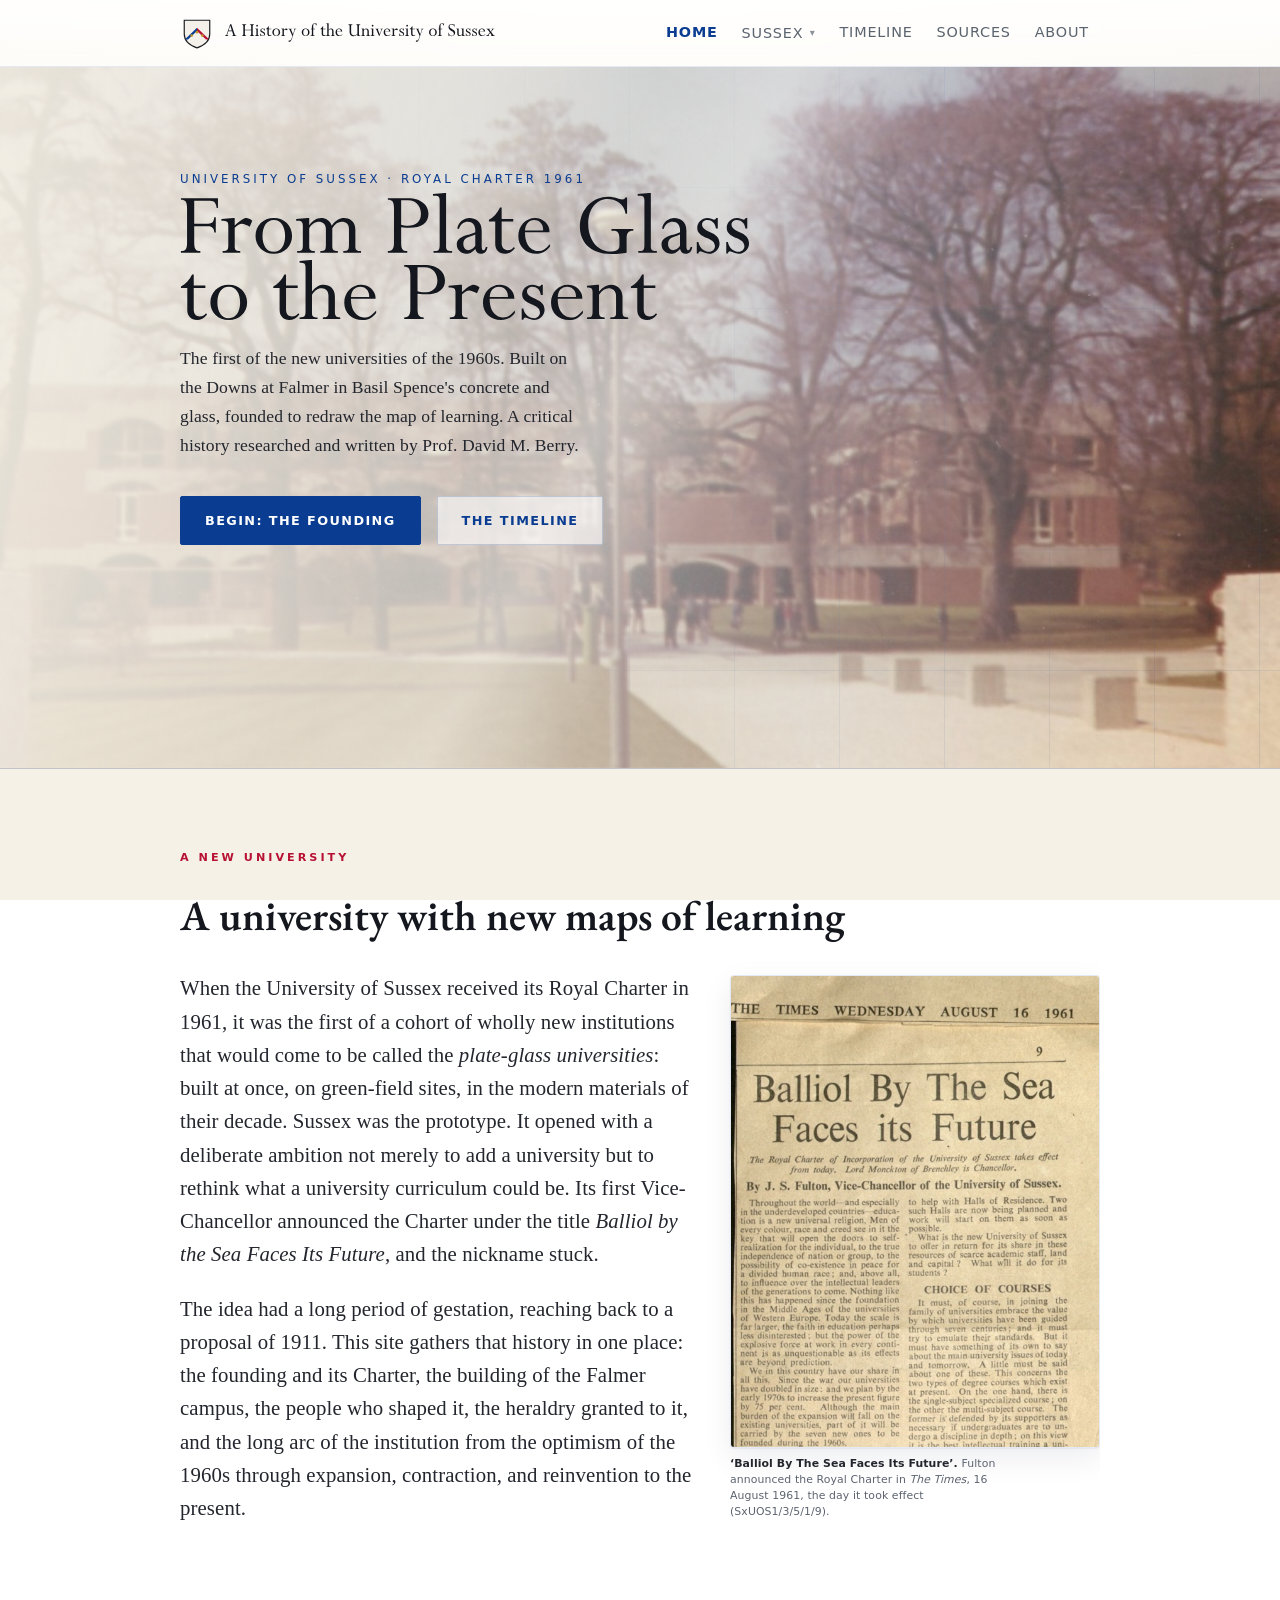
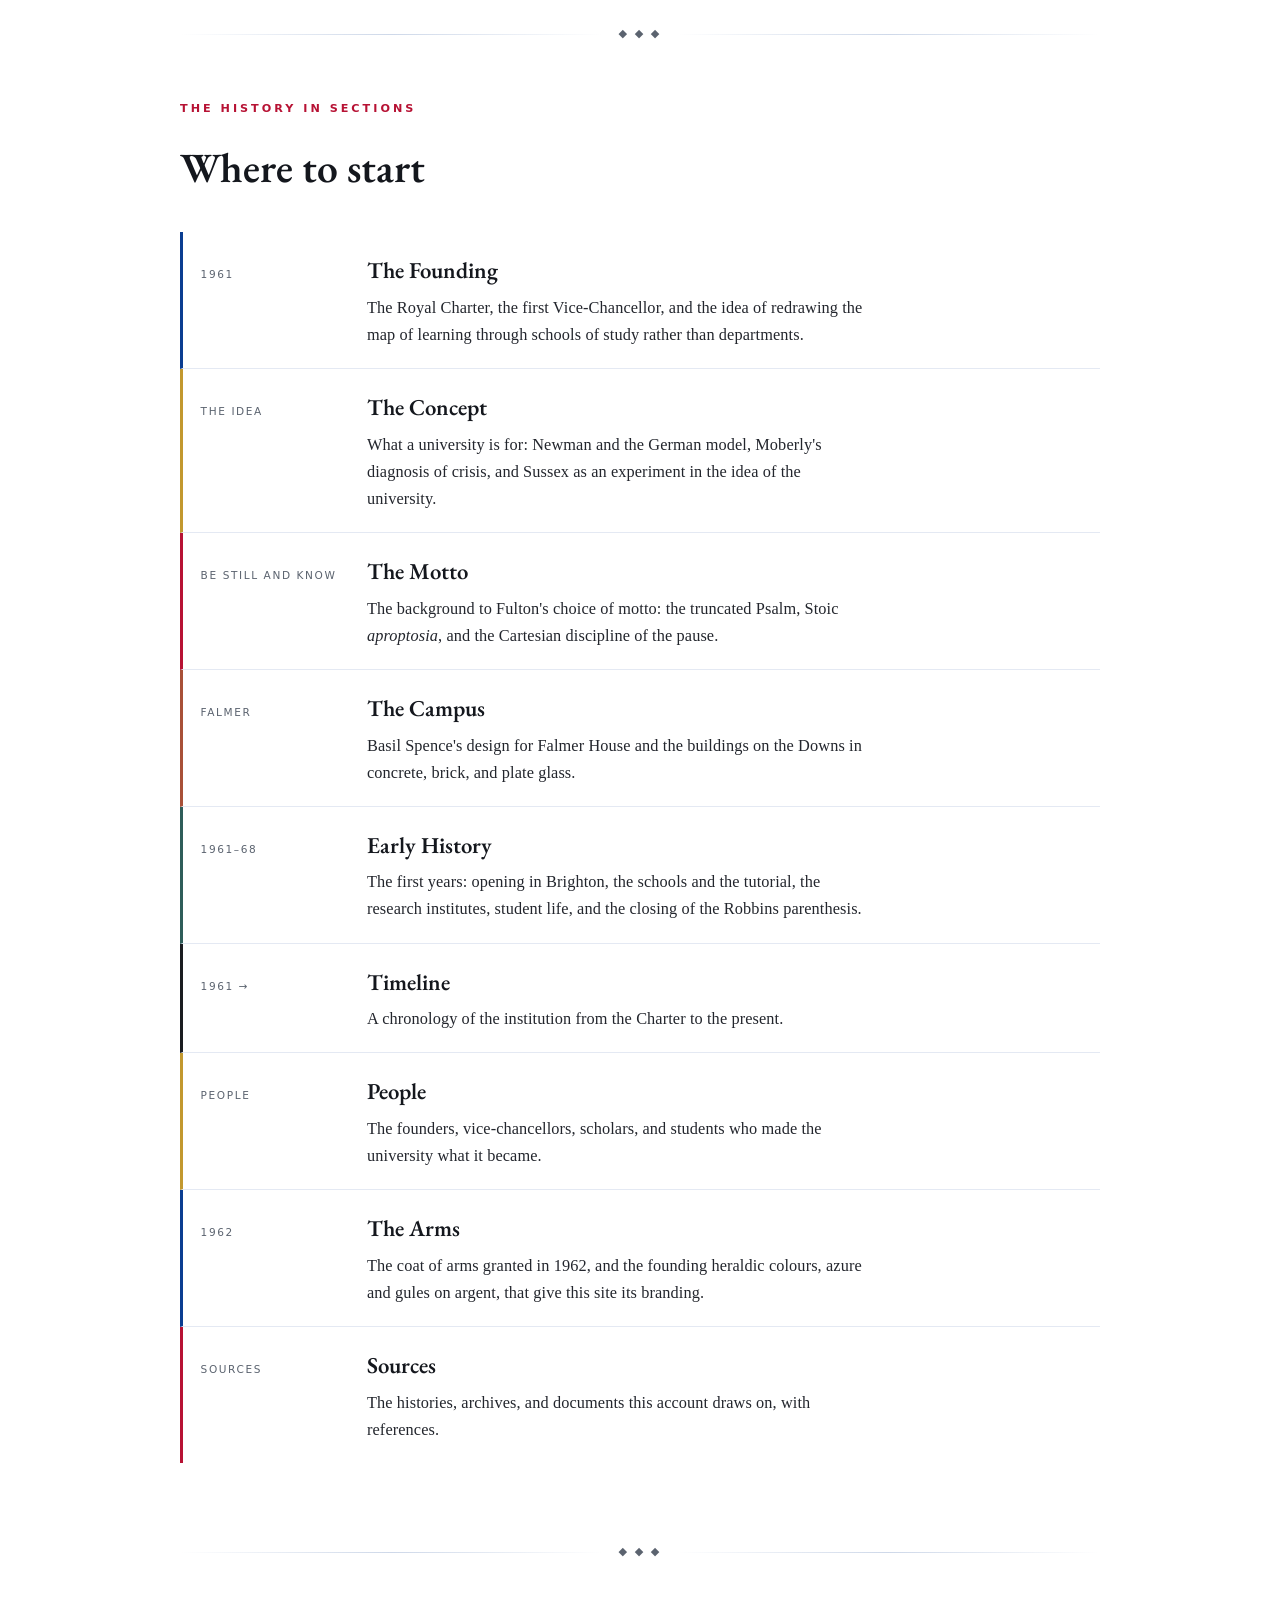
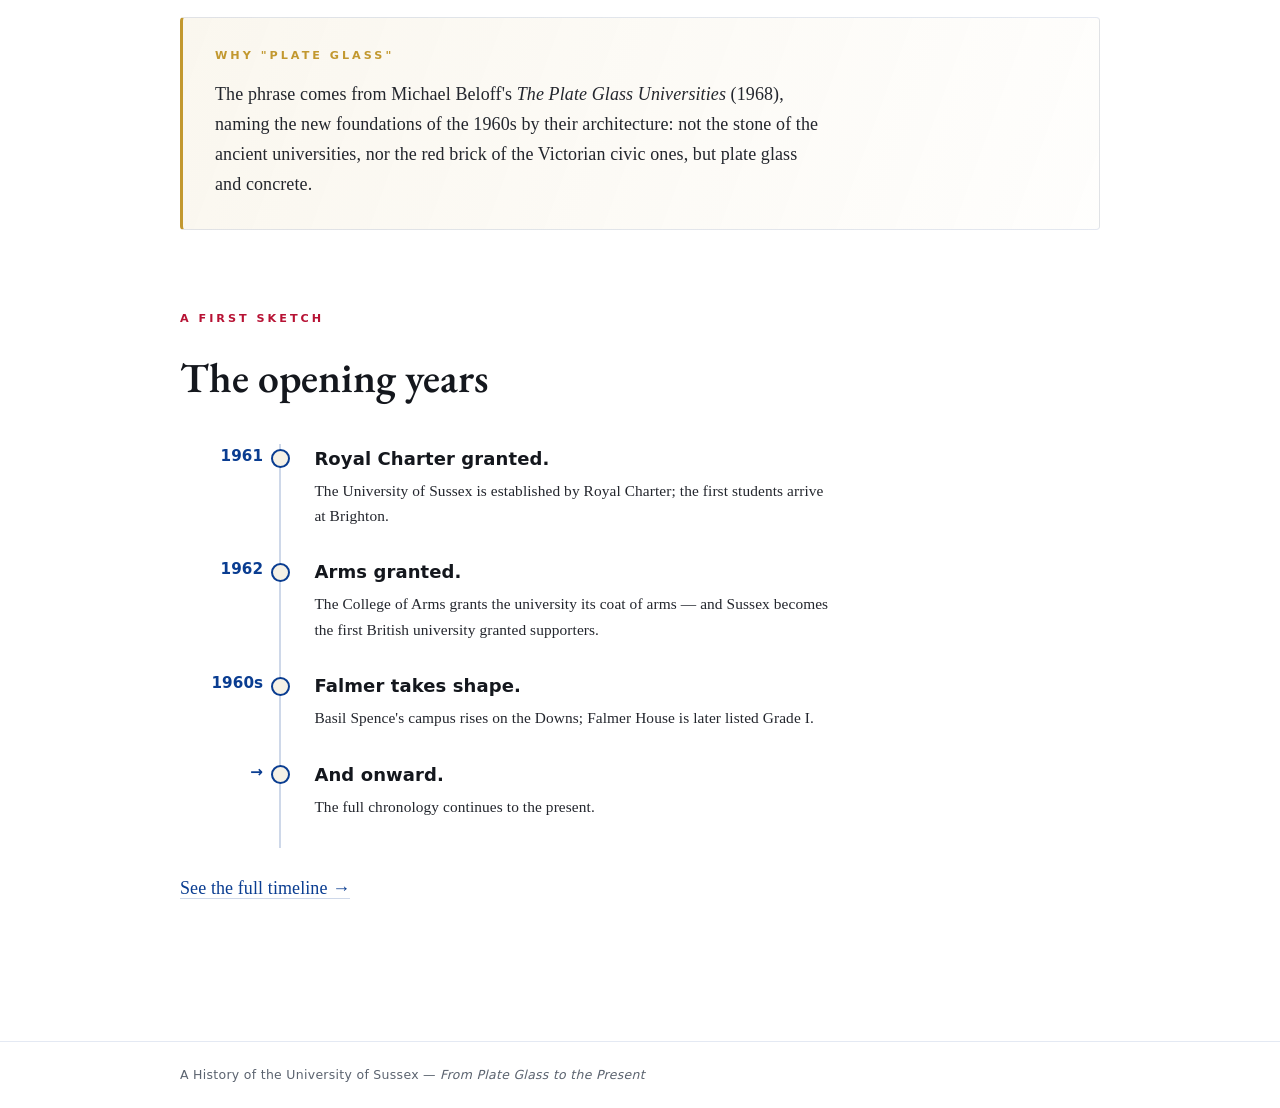
<file: index.html>
<!DOCTYPE html>
<html lang="en">
<head>
  <meta charset="utf-8">
  <meta name="viewport" content="width=device-width, initial-scale=1">
  <title>A History of the University of Sussex · From Plate Glass to the Present</title>
  <meta name="description" content="A history of the University of Sussex, the first of the plate-glass universities. Its 1961 Royal Charter, Basil Spence's Falmer campus, the new map of learning, and the institution from the 1960s to the present.">
  <link rel="icon" type="image/svg+xml" href="assets/favicon.svg">
  <meta name="theme-color" content="#0a3d91">
  <meta property="og:image" content="https://history-of-universities.github.io/history-of-university-of-sussex/assets/brand/share-card.png?v=26">
  <meta property="og:image:width" content="1200">
  <meta property="og:image:height" content="630">
  <meta name="twitter:card" content="summary_large_image">
  <meta name="twitter:image" content="https://history-of-universities.github.io/history-of-university-of-sussex/assets/brand/share-card.png?v=26">
  <meta property="og:title" content="A History of the University of Sussex">
  <meta property="og:description" content="From Plate Glass to the Present. The 1961 Charter, the Falmer campus, the new map of learning, and the institution to the present day.">
  <meta property="og:type" content="website">
  <meta property="og:url" content="https://history-of-universities.github.io/history-of-university-of-sussex/">
  <link rel="stylesheet" href="assets/css/site.css?v=26">
  <script src="assets/nav.js?v=26" defer></script>
  <script src="assets/lightbox.js?v=26" defer></script>
</head>
<body>
  <a class="skip-link" href="#main-content">Skip to content</a>

  <header class="site-header">
    <div class="wrap">
      <a class="brand" href="./" aria-label="A History of the University of Sussex — home">
        <svg viewBox="0 0 32 32" aria-hidden="true">
          <path d="M4 4 H28 V17 C28 24 22 28 16 30 C10 28 4 24 4 17 Z" fill="#f3f1ea" stroke="#1a1c20" stroke-width="1.1"/>
          <clipPath id="bsh"><path d="M4 4 H28 V17 C28 24 22 28 16 30 C10 28 4 24 4 17 Z"/></clipPath>
          <g clip-path="url(#bsh)">
            <path d="M16 11 L4.5 22 L7.5 22 L16 14 Z" fill="#0a3d91"/>
            <path d="M16 11 L27.5 22 L24.5 22 L16 14 Z" fill="#b71234"/>
          </g>
          <g fill="#c2982f"><circle cx="11" cy="18.4" r="1.25"/><circle cx="16" cy="15.2" r="1.25"/><circle cx="21" cy="18.4" r="1.25"/></g>
        </svg>
        <span class="brand-block">
          <img class="brand-wordmark" src="assets/brand/wordmark.svg?v=26" alt="A History of the University of Sussex">
        </span>
      </a>
      <button class="nav-toggle" aria-label="Open menu" aria-expanded="false"><span class="bars" aria-hidden="true">&#9776;</span>&nbsp;Menu</button>
      <nav class="site-nav" id="site-nav">
        <a class="nav-top nav-direct" href="./" aria-current="page">Home</a>
        <div class="nav-group">
          <button class="nav-top" type="button" aria-expanded="false">Sussex <span class="caret">&#9662;</span></button>
          <div class="nav-menu">
            <a href="founding.html">Founding</a>
            <a href="concept.html">The Concept</a>
            <a href="motto.html">The Motto</a>
            <a href="early-history.html">Early History</a>
            <a href="campus.html">Campus</a>
            <a href="people.html">People</a>
            <a href="arms.html">The Arms</a>
          </div>
        </div>
        <a class="nav-top nav-direct" href="timeline.html">Timeline</a>
        <a class="nav-top nav-direct" href="bibliography.html">Sources</a>
        <a class="nav-top nav-direct" href="about.html">About</a>
      </nav>
    </div>
  </header>

  <!-- ===================== HERO ===================== -->
  <section class="hero">
    <div class="wrap hero-inner">
      <span class="boot">University of Sussex · Royal Charter 1961</span>
      <h1>
        <img class="ht-line" src="assets/brand/hero-line1.svg?v=26" alt="" aria-hidden="true">
        <img class="ht-line" src="assets/brand/hero-line2.svg?v=26" alt="" aria-hidden="true">
        <span class="vh">From Plate Glass to the Present</span>
      </h1>
      <p class="tagline">The first of the new universities of the 1960s. Built on the Downs at Falmer in Basil Spence's concrete and glass, founded to redraw the map of learning. A critical history researched and written by Prof. David M. Berry.</p>
      <div class="hero-actions">
        <a class="btn" href="founding.html">Begin: the founding</a>
        <a class="btn ghost" href="timeline.html">The timeline</a>
      </div>
    </div>
  </section>

  <main class="content" id="main-content">
    <div class="wrap">

      <!-- LEDE -->
      <section class="block lede">
        <span class="kicker">A new university</span>
        <h2>A university with new maps of learning</h2>
        <figure class="fig fig-right">
          <img src="assets/images/web/library-archival-cutting.jpg" alt="The Times, 16 August 1961: 'Balliol By The Sea Faces Its Future' by J. S. Fulton" width="1170" height="1500" loading="lazy" decoding="async">
          <figcaption><b>&lsquo;Balliol By The Sea Faces Its Future&rsquo;.</b> Fulton announced the Royal Charter in <em>The Times</em>, 16 August 1961, the day it took effect (SxUOS1/3/5/1/9).</figcaption>
        </figure>
        <p>When the University of Sussex received its Royal Charter in 1961, it was the first of a cohort of wholly new institutions that would come to be called the <em>plate-glass universities</em>: built at once, on green-field sites, in the modern materials of their decade. Sussex was the prototype. It opened with a deliberate ambition not merely to add a university but to rethink what a university curriculum could be. Its first Vice-Chancellor announced the Charter under the title <em>Balliol by the Sea Faces Its Future</em>, and the nickname stuck.</p>
        <p>The idea had a long period of gestation, reaching back to a proposal of 1911. This site gathers that history in one place: the founding and its Charter, the building of the Falmer campus, the people who shaped it, the heraldry granted to it, and the long arc of the institution from the optimism of the 1960s through expansion, contraction, and reinvention to the present.</p>
      </section>

      <div class="rule" aria-hidden="true">◆ ◆ ◆</div>

      <!-- SECTION CARDS -->
      <section class="block">
        <span class="kicker">The history in sections</span>
        <h2>Where to start</h2>
        <ol class="contents">
          <li class="az"><span class="yr">1961</span><div><h3><a href="founding.html">The Founding</a></h3><p>The Royal Charter, the first Vice-Chancellor, and the idea of redrawing the map of learning through schools of study rather than departments.</p></div></li>
          <li class="or"><span class="yr">The idea</span><div><h3><a href="concept.html">The Concept</a></h3><p>What a university is for: Newman and the German model, Moberly's diagnosis of crisis, and Sussex as an experiment in the idea of the university.</p></div></li>
          <li class="gu"><span class="yr">Be still and know</span><div><h3><a href="motto.html">The Motto</a></h3><p>The background to Fulton's choice of motto: the truncated Psalm, Stoic <em>aproptosia</em>, and the Cartesian discipline of the pause.</p></div></li>
          <li class="tc"><span class="yr">Falmer</span><div><h3><a href="campus.html">The Campus</a></h3><p>Basil Spence's design for Falmer House and the buildings on the Downs in concrete, brick, and plate glass.</p></div></li>
          <li class="te"><span class="yr">1961&ndash;68</span><div><h3><a href="early-history.html">Early History</a></h3><p>The first years: opening in Brighton, the schools and the tutorial, the research institutes, student life, and the closing of the Robbins parenthesis.</p></div></li>
          <li class="sa"><span class="yr">1961 &rarr;</span><div><h3><a href="timeline.html">Timeline</a></h3><p>A chronology of the institution from the Charter to the present.</p></div></li>
          <li class="or"><span class="yr">People</span><div><h3><a href="people.html">People</a></h3><p>The founders, vice-chancellors, scholars, and students who made the university what it became.</p></div></li>
          <li class="az"><span class="yr">1962</span><div><h3><a href="arms.html">The Arms</a></h3><p>The coat of arms granted in 1962, and the founding heraldic colours, azure and gules on argent, that give this site its branding.</p></div></li>
          <li class="gu"><span class="yr">Sources</span><div><h3><a href="bibliography.html">Sources</a></h3><p>The histories, archives, and documents this account draws on, with references.</p></div></li>
        </ol>
      </section>

      <div class="rule" aria-hidden="true">◆ ◆ ◆</div>

      <!-- PLATE GLASS CALLOUT -->
      <section class="block">
        <div class="callout">
          <span class="kicker">Why "plate glass"</span>
          <p>The phrase comes from Michael Beloff's <em>The Plate Glass Universities</em> (1968), naming the new foundations of the 1960s by their architecture: not the stone of the ancient universities, nor the red brick of the Victorian civic ones, but plate glass and concrete.</p>
        </div>
      </section>

      <!-- TIMELINE TEASER -->
      <section class="block">
        <span class="kicker">A first sketch</span>
        <h2>The opening years</h2>
        <ul class="timeline">
          <li><span class="yr">1961</span><div class="ev"><b>Royal Charter granted.</b><p>The University of Sussex is established by Royal Charter; the first students arrive at Brighton.</p></div></li>
          <li><span class="yr">1962</span><div class="ev"><b>Arms granted.</b><p>The College of Arms grants the university its coat of arms — and Sussex becomes the first British university granted supporters.</p></div></li>
          <li><span class="yr">1960s</span><div class="ev"><b>Falmer takes shape.</b><p>Basil Spence's campus rises on the Downs; Falmer House is later listed Grade I.</p></div></li>
          <li><span class="yr">→</span><div class="ev"><b>And onward.</b><p>The full chronology continues to the present.</p></div></li>
        </ul>
        <p class="more"><a href="timeline.html">See the full timeline →</a></p>
      </section>

    </div>
  </main>

  <footer class="site-footer">
    <div class="wrap">
      <div>A History of the University of Sussex — <em>From Plate Glass to the Present</em></div>
    </div>
  </footer>

</body>
</html>
</file>
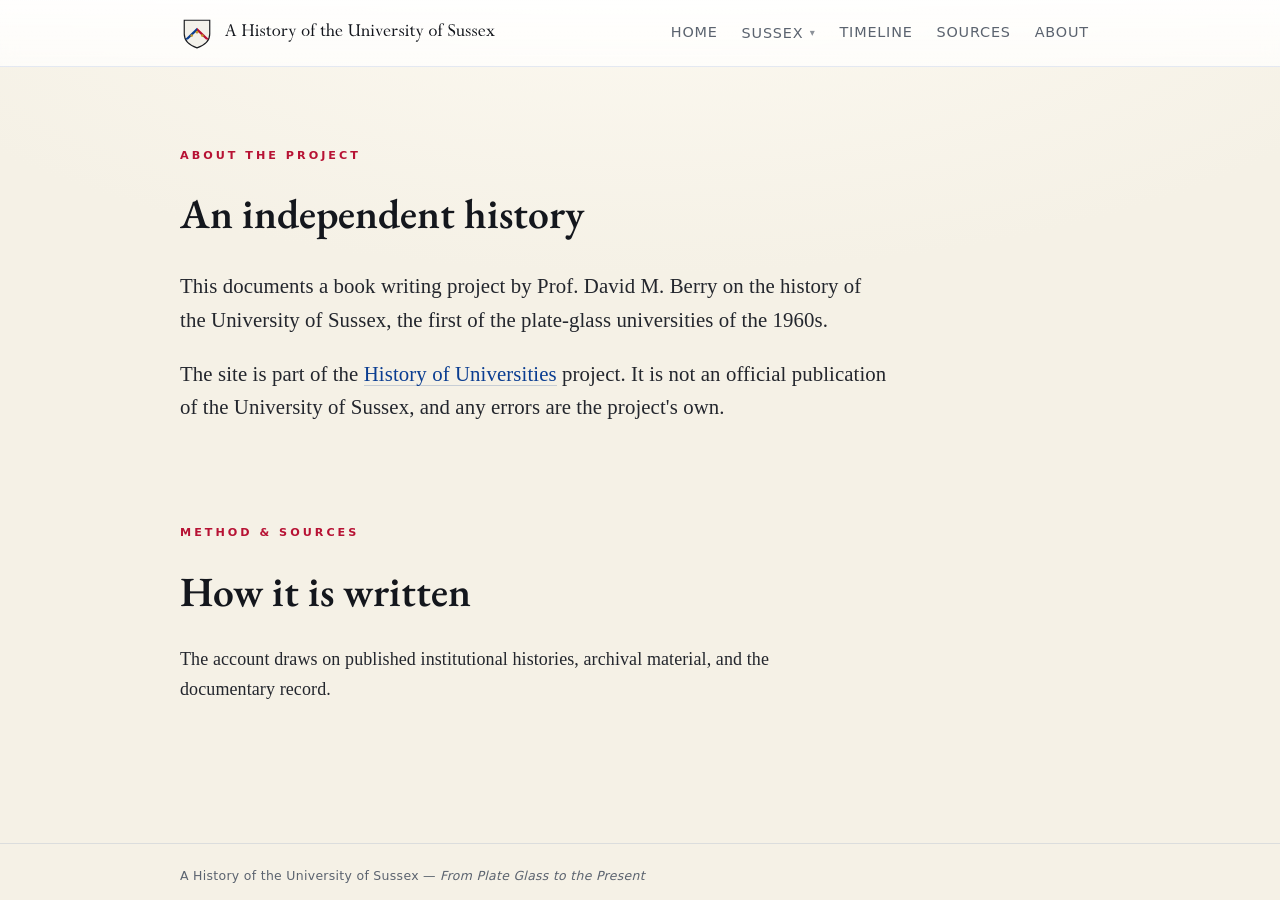
<file: about.html>
<!DOCTYPE html>
<html lang="en">
<head>
  <meta charset="utf-8">
  <meta name="viewport" content="width=device-width, initial-scale=1">
  <title>About · A History of the University of Sussex</title>
  <meta name="description" content="About this independent history of the University of Sussex.">
  <link rel="icon" type="image/svg+xml" href="assets/favicon.svg">
  <meta name="theme-color" content="#0a3d91">
  <meta property="og:image" content="https://history-of-universities.github.io/history-of-university-of-sussex/assets/brand/share-card.png?v=25">
  <meta property="og:image:width" content="1200">
  <meta property="og:image:height" content="630">
  <meta name="twitter:card" content="summary_large_image">
  <meta name="twitter:image" content="https://history-of-universities.github.io/history-of-university-of-sussex/assets/brand/share-card.png?v=25">
  <link rel="stylesheet" href="assets/css/site.css?v=25">
  <script src="assets/nav.js?v=25" defer></script>
  <script src="assets/lightbox.js?v=25" defer></script>
</head>
<body>
  <header class="site-header">
    <div class="wrap">
      <a class="brand" href="./" aria-label="A History of the University of Sussex — home">
        <svg viewBox="0 0 32 32" aria-hidden="true">
          <path d="M4 4 H28 V17 C28 24 22 28 16 30 C10 28 4 24 4 17 Z" fill="#f3f1ea" stroke="#1a1c20" stroke-width="1.1"/>
          <clipPath id="bsh"><path d="M4 4 H28 V17 C28 24 22 28 16 30 C10 28 4 24 4 17 Z"/></clipPath>
          <g clip-path="url(#bsh)">
            <path d="M16 11 L4.5 22 L7.5 22 L16 14 Z" fill="#0a3d91"/>
            <path d="M16 11 L27.5 22 L24.5 22 L16 14 Z" fill="#b71234"/>
          </g>
          <g fill="#c2982f"><circle cx="11" cy="18.4" r="1.25"/><circle cx="16" cy="15.2" r="1.25"/><circle cx="21" cy="18.4" r="1.25"/></g>
        </svg>
        <span class="brand-block">
          <img class="brand-wordmark" src="assets/brand/wordmark.svg?v=25" alt="A History of the University of Sussex">
        </span>
      </a>
      <button class="nav-toggle" aria-label="Open menu" aria-expanded="false"><span class="bars" aria-hidden="true">&#9776;</span>&nbsp;Menu</button>
      <nav class="site-nav" id="site-nav">
        <a class="nav-top nav-direct" href="./">Home</a>
        <div class="nav-group">
          <button class="nav-top" type="button" aria-expanded="false">Sussex <span class="caret">&#9662;</span></button>
          <div class="nav-menu">
            <a href="founding.html">Founding</a>
            <a href="concept.html">The Concept</a>
            <a href="motto.html">The Motto</a>
            <a href="early-history.html">Early History</a>
            <a href="campus.html">Campus</a>
            <a href="people.html">People</a>
            <a href="arms.html">The Arms</a>
          </div>
        </div>
        <a class="nav-top nav-direct" href="timeline.html">Timeline</a>
        <a class="nav-top nav-direct" href="bibliography.html">Sources</a>
        <a class="nav-top nav-direct" href="about.html">About</a>
      </nav>
    </div>
  </header>

  <main class="content">
    <div class="wrap">
      <section class="block lede">
        <span class="kicker">About the project</span>
        <h2>An independent history</h2>
        <p>This documents a book writing project by Prof. David M. Berry on the history of the University of Sussex, the first of the plate-glass universities of the 1960s.</p>
        <p>The site is part of the <a href="https://github.com/history-of-universities">History of Universities</a> project. It is not an official publication of the University of Sussex, and any errors are the project's own.</p>
      </section>

      <section class="block">
        <span class="kicker">Method &amp; sources</span>
        <h2>How it is written</h2>
        <p>The account draws on published institutional histories, archival material, and the documentary record.</p>
      </section>

    </div>
  </main>

  <footer class="site-footer">
    <div class="wrap">
      <div>A History of the University of Sussex — <em>From Plate Glass to the Present</em></div>
    </div>
  </footer>
</body>
</html>
</file>
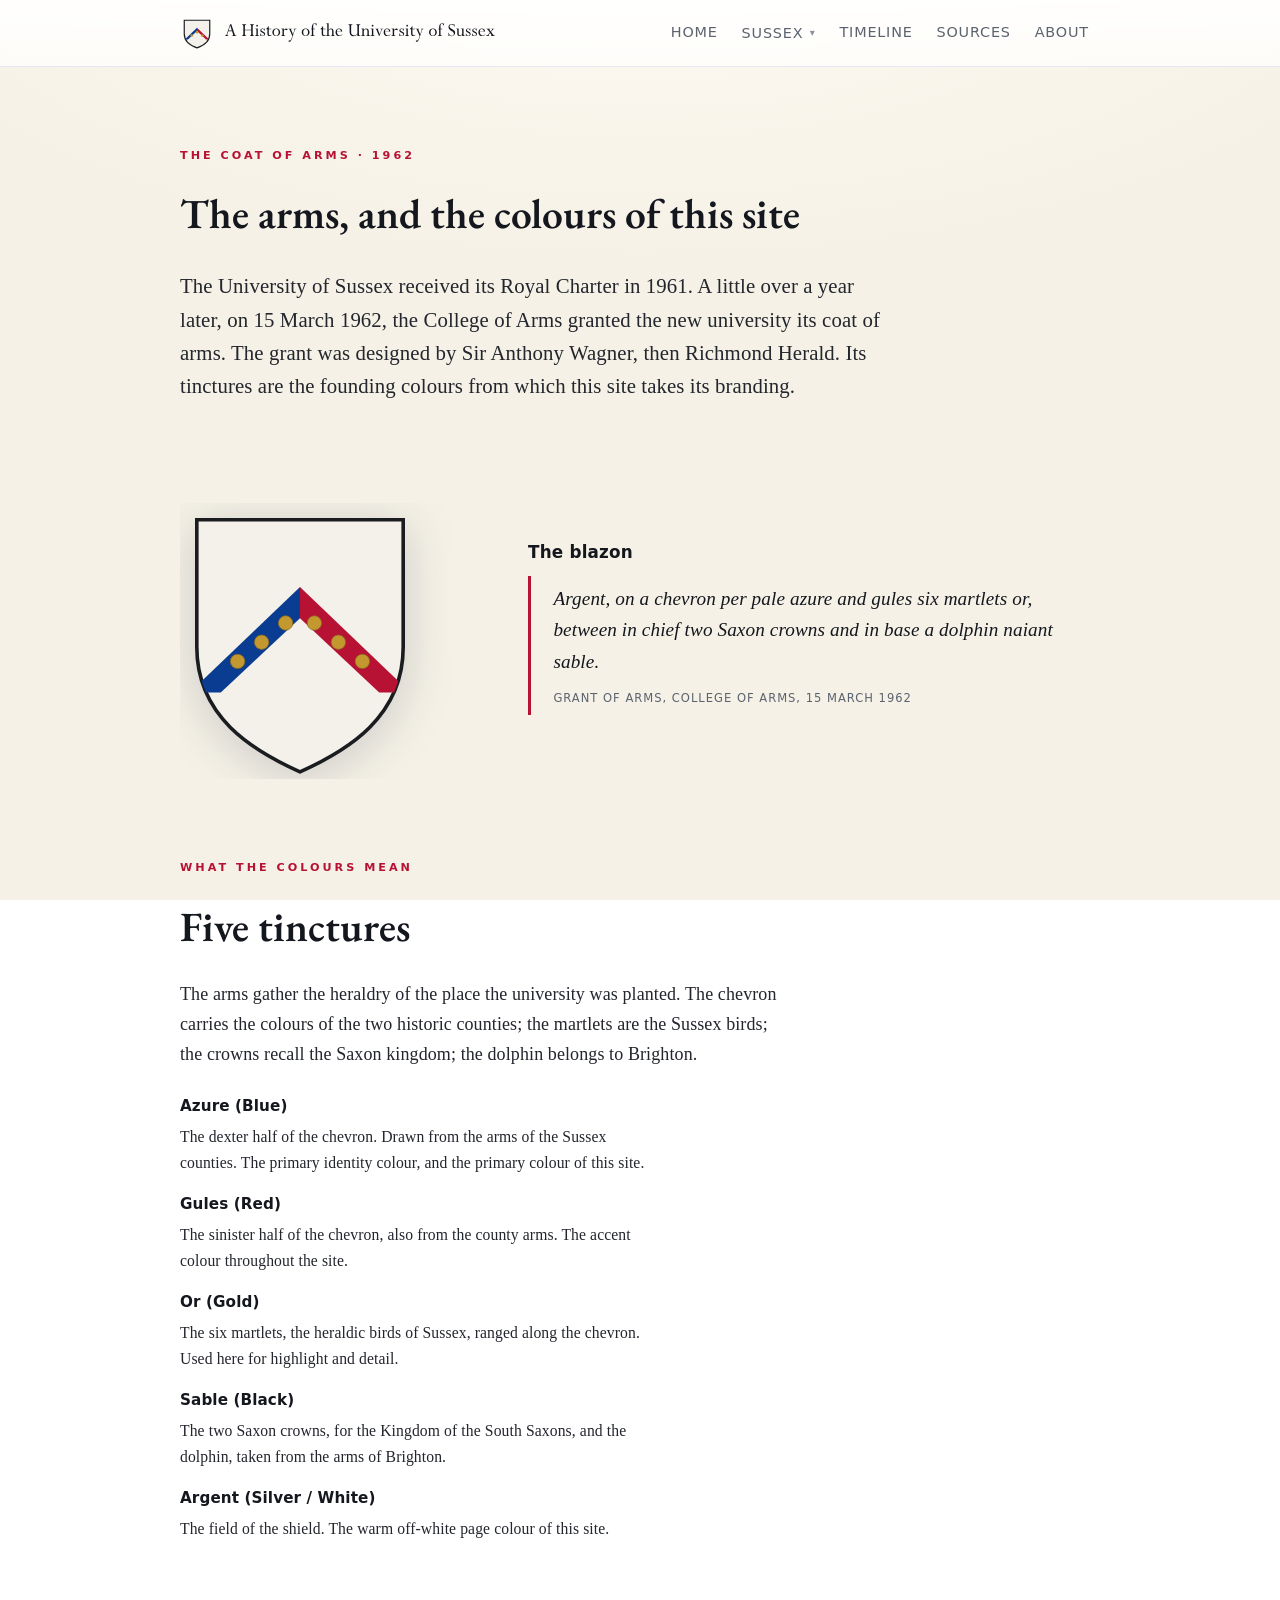
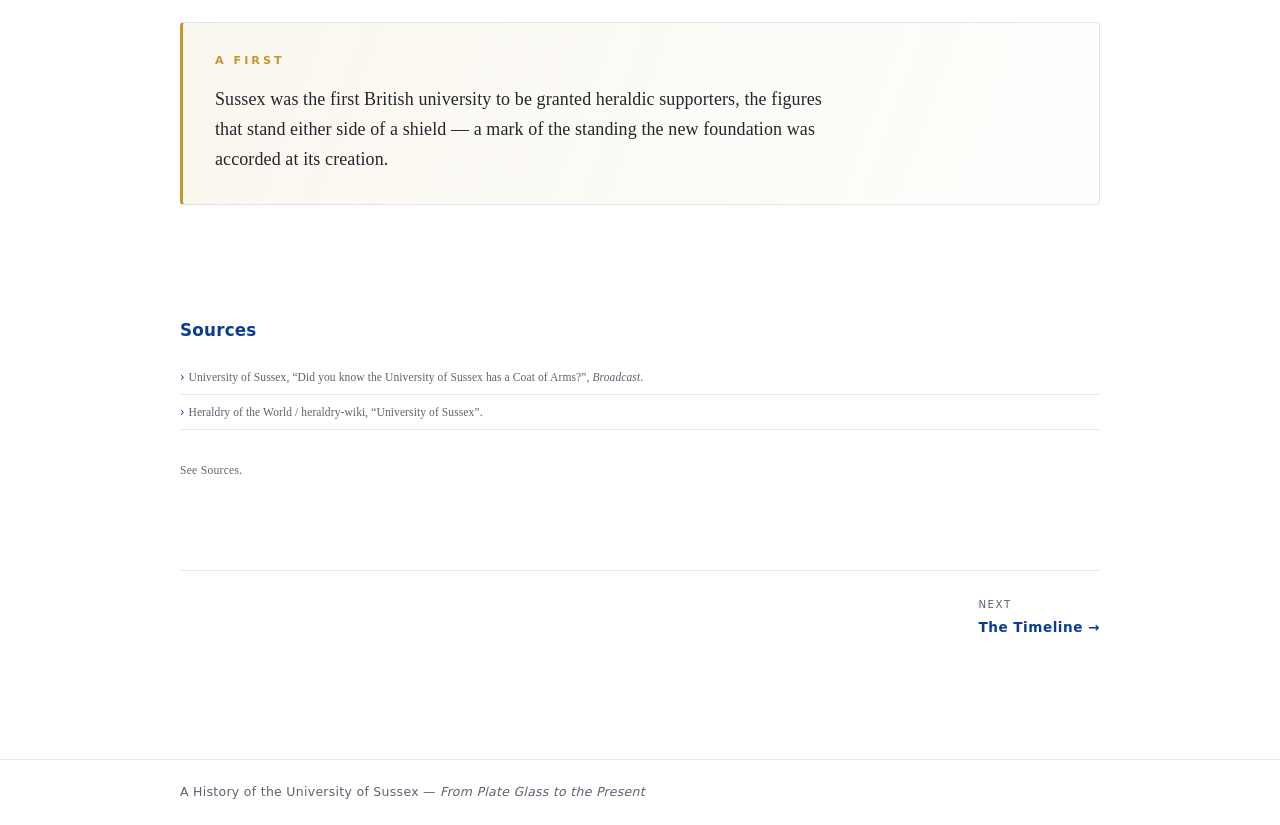
<file: arms.html>
<!DOCTYPE html>
<html lang="en">
<head>
  <meta charset="utf-8">
  <meta name="viewport" content="width=device-width, initial-scale=1">
  <title>The Arms · A History of the University of Sussex</title>
  <meta name="description" content="The coat of arms of the University of Sussex, granted 1962: argent, on a chevron per pale azure and gules six martlets or, between in chief two Saxon crowns and in base a dolphin naiant sable.">
  <link rel="icon" type="image/svg+xml" href="assets/favicon.svg">
  <meta name="theme-color" content="#0a3d91">
  <meta property="og:image" content="https://history-of-universities.github.io/history-of-university-of-sussex/assets/brand/share-card.png?v=26">
  <meta property="og:image:width" content="1200">
  <meta property="og:image:height" content="630">
  <meta name="twitter:card" content="summary_large_image">
  <meta name="twitter:image" content="https://history-of-universities.github.io/history-of-university-of-sussex/assets/brand/share-card.png?v=26">
  <meta property="og:title" content="The Arms · A History of the University of Sussex">
  <meta property="og:description" content="The coat of arms of the University of Sussex, granted 1962: argent, on a chevron per pale azure and gules six martlets or, between in chief two Saxon crowns and in base a dolphin naiant sable.">
  <meta property="og:type" content="website">
  <meta property="og:url" content="https://history-of-universities.github.io/history-of-university-of-sussex/arms.html">
  <link rel="stylesheet" href="assets/css/site.css?v=26">
  <script src="assets/nav.js?v=26" defer></script>
  <script src="assets/lightbox.js?v=26" defer></script>
</head>
<body>
  <a class="skip-link" href="#main-content">Skip to content</a>

  <header class="site-header">
    <div class="wrap">
      <a class="brand" href="./" aria-label="A History of the University of Sussex — home">
        <svg viewBox="0 0 32 32" aria-hidden="true">
          <path d="M4 4 H28 V17 C28 24 22 28 16 30 C10 28 4 24 4 17 Z" fill="#f3f1ea" stroke="#1a1c20" stroke-width="1.1"/>
          <clipPath id="bsh"><path d="M4 4 H28 V17 C28 24 22 28 16 30 C10 28 4 24 4 17 Z"/></clipPath>
          <g clip-path="url(#bsh)">
            <path d="M16 11 L4.5 22 L7.5 22 L16 14 Z" fill="#0a3d91"/>
            <path d="M16 11 L27.5 22 L24.5 22 L16 14 Z" fill="#b71234"/>
          </g>
          <g fill="#c2982f"><circle cx="11" cy="18.4" r="1.25"/><circle cx="16" cy="15.2" r="1.25"/><circle cx="21" cy="18.4" r="1.25"/></g>
        </svg>
        <span class="brand-block">
          <img class="brand-wordmark" src="assets/brand/wordmark.svg?v=26" alt="A History of the University of Sussex">
        </span>
      </a>
      <button class="nav-toggle" aria-label="Open menu" aria-expanded="false"><span class="bars" aria-hidden="true">&#9776;</span>&nbsp;Menu</button>
      <nav class="site-nav" id="site-nav">
        <a class="nav-top nav-direct" href="./">Home</a>
        <div class="nav-group">
          <button class="nav-top" type="button" aria-expanded="false">Sussex <span class="caret">&#9662;</span></button>
          <div class="nav-menu">
            <a href="founding.html">Founding</a>
            <a href="concept.html">The Concept</a>
            <a href="motto.html">The Motto</a>
            <a href="early-history.html">Early History</a>
            <a href="campus.html">Campus</a>
            <a href="people.html">People</a>
            <a href="arms.html" aria-current="page">The Arms</a>
          </div>
        </div>
        <a class="nav-top nav-direct" href="timeline.html">Timeline</a>
        <a class="nav-top nav-direct" href="bibliography.html">Sources</a>
        <a class="nav-top nav-direct" href="about.html">About</a>
      </nav>
    </div>
  </header>

  <main class="content" id="main-content">
    <div class="wrap">

      <section class="block lede">
        <span class="kicker">The coat of arms · 1962</span>
        <h2>The arms, and the colours of this site</h2>
        <p>The University of Sussex received its Royal Charter in 1961. A little over a year later, on 15 March 1962, the College of Arms granted the new university its coat of arms. The grant was designed by Sir Anthony Wagner, then Richmond Herald. Its tinctures are the founding colours from which this site takes its branding.</p>
      </section>

      <section class="block">
        <div class="blazon-grid">
          <svg viewBox="0 0 200 230" aria-label="The arms of the University of Sussex" class="arms-shield">
            <path d="M14 14 H186 V120 C186 178 140 206 100 224 C60 206 14 178 14 120 Z" fill="#f3f1ea" stroke="#1a1c20" stroke-width="3"/>
            <clipPath id="bigshield"><path d="M14 14 H186 V120 C186 178 140 206 100 224 C60 206 14 178 14 120 Z"/></clipPath>
            <g clip-path="url(#bigshield)">
              <path d="M100 70 L8 158 L34 158 L100 96 Z" fill="#0a3d91"/>
              <path d="M100 70 L192 158 L166 158 L100 96 Z" fill="#b71234"/>
            </g>
            <g fill="#c2982f" stroke="#8a6a1f" stroke-width="0.6">
              <circle cx="48" cy="132" r="6"/><circle cx="68" cy="116" r="6"/><circle cx="88" cy="100" r="6"/>
              <circle cx="112" cy="100" r="6"/><circle cx="132" cy="116" r="6"/><circle cx="152" cy="132" r="6"/>
            </g>
          </svg>
          <div>
            <h3>The blazon</h3>
            <p class="pull">Argent, on a chevron per pale azure and gules six martlets or, between in chief two Saxon crowns and in base a dolphin naiant sable.
              <cite>Grant of arms, College of Arms, 15 March 1962</cite></p>
          </div>
        </div>
      </section>

      <section class="block">
        <span class="kicker">What the colours mean</span>
        <h2>Five tinctures</h2>
        <p>The arms gather the heraldry of the place the university was planted. The chevron carries the colours of the two historic counties; the martlets are the Sussex birds; the crowns recall the Saxon kingdom; the dolphin belongs to Brighton.</p>
        <dl class="tinctures">
          <dt>Azure (Blue)</dt>
          <dd>The dexter half of the chevron. Drawn from the arms of the Sussex counties. The primary identity colour, and the primary colour of this site.</dd>
          <dt>Gules (Red)</dt>
          <dd>The sinister half of the chevron, also from the county arms. The accent colour throughout the site.</dd>
          <dt>Or (Gold)</dt>
          <dd>The six martlets, the heraldic birds of Sussex, ranged along the chevron. Used here for highlight and detail.</dd>
          <dt>Sable (Black)</dt>
          <dd>The two Saxon crowns, for the Kingdom of the South Saxons, and the dolphin, taken from the arms of Brighton.</dd>
          <dt>Argent (Silver / White)</dt>
          <dd>The field of the shield. The warm off-white page colour of this site.</dd>
        </dl>
      </section>

      <section class="block">
        <div class="callout">
          <span class="kicker">A first</span>
          <p>Sussex was the first British university to be granted heraldic supporters, the figures that stand either side of a shield — a mark of the standing the new foundation was accorded at its creation.</p>
        </div>
      </section>

      <section class="block reading">
        <h3>Sources</h3>
        <ul>
          <li>University of Sussex, &ldquo;Did you know the University of Sussex has a Coat of Arms?&rdquo;, <em>Broadcast</em>.</li>
          <li>Heraldry of the World / heraldry-wiki, &ldquo;University of Sussex&rdquo;.</li>
        </ul>
        <p class="micro">See <a href="bibliography.html">Sources</a>.</p>
      </section>


      <nav class="chapter-nav"><a href="timeline.html"><span class="lbl">Next</span>The Timeline &rarr;</a></nav>

    </div>
  </main>

  <footer class="site-footer">
    <div class="wrap">
      <div>A History of the University of Sussex — <em>From Plate Glass to the Present</em></div>
    </div>
  </footer>

</body>
</html>
</file>
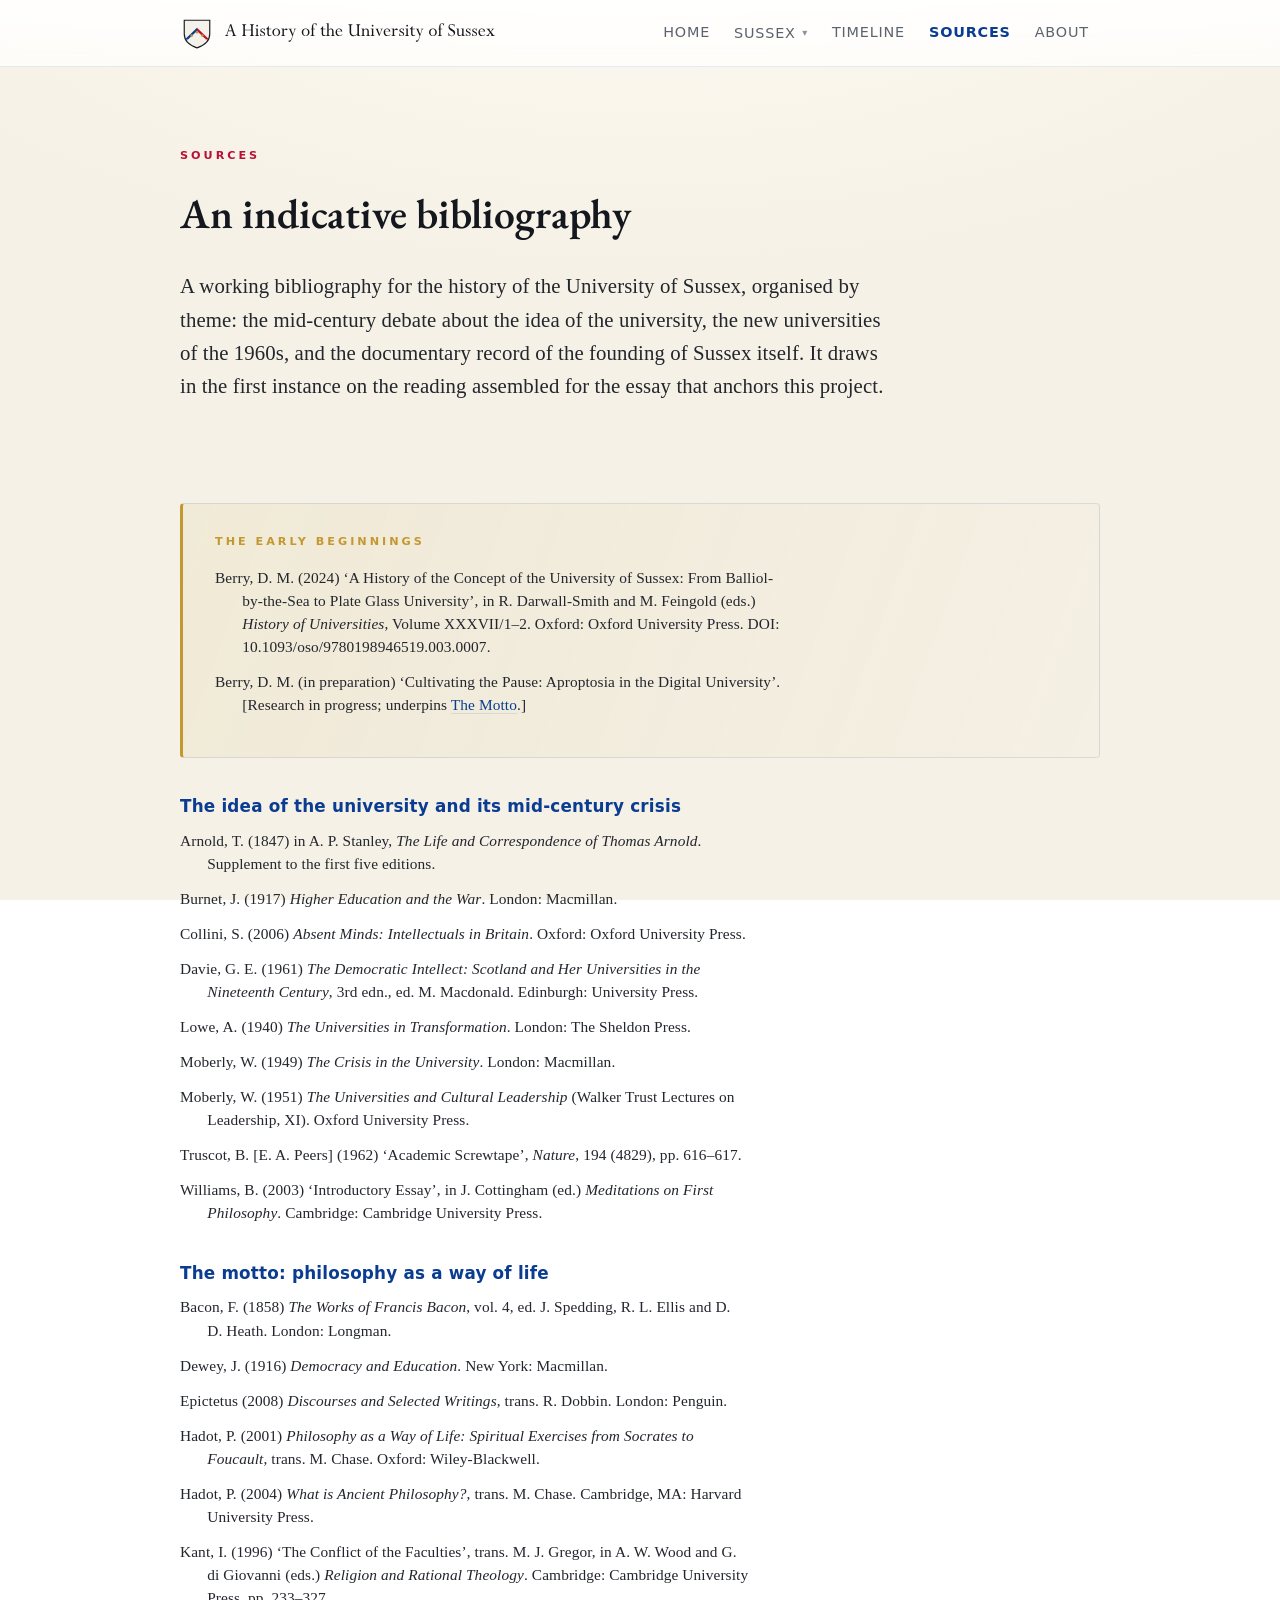
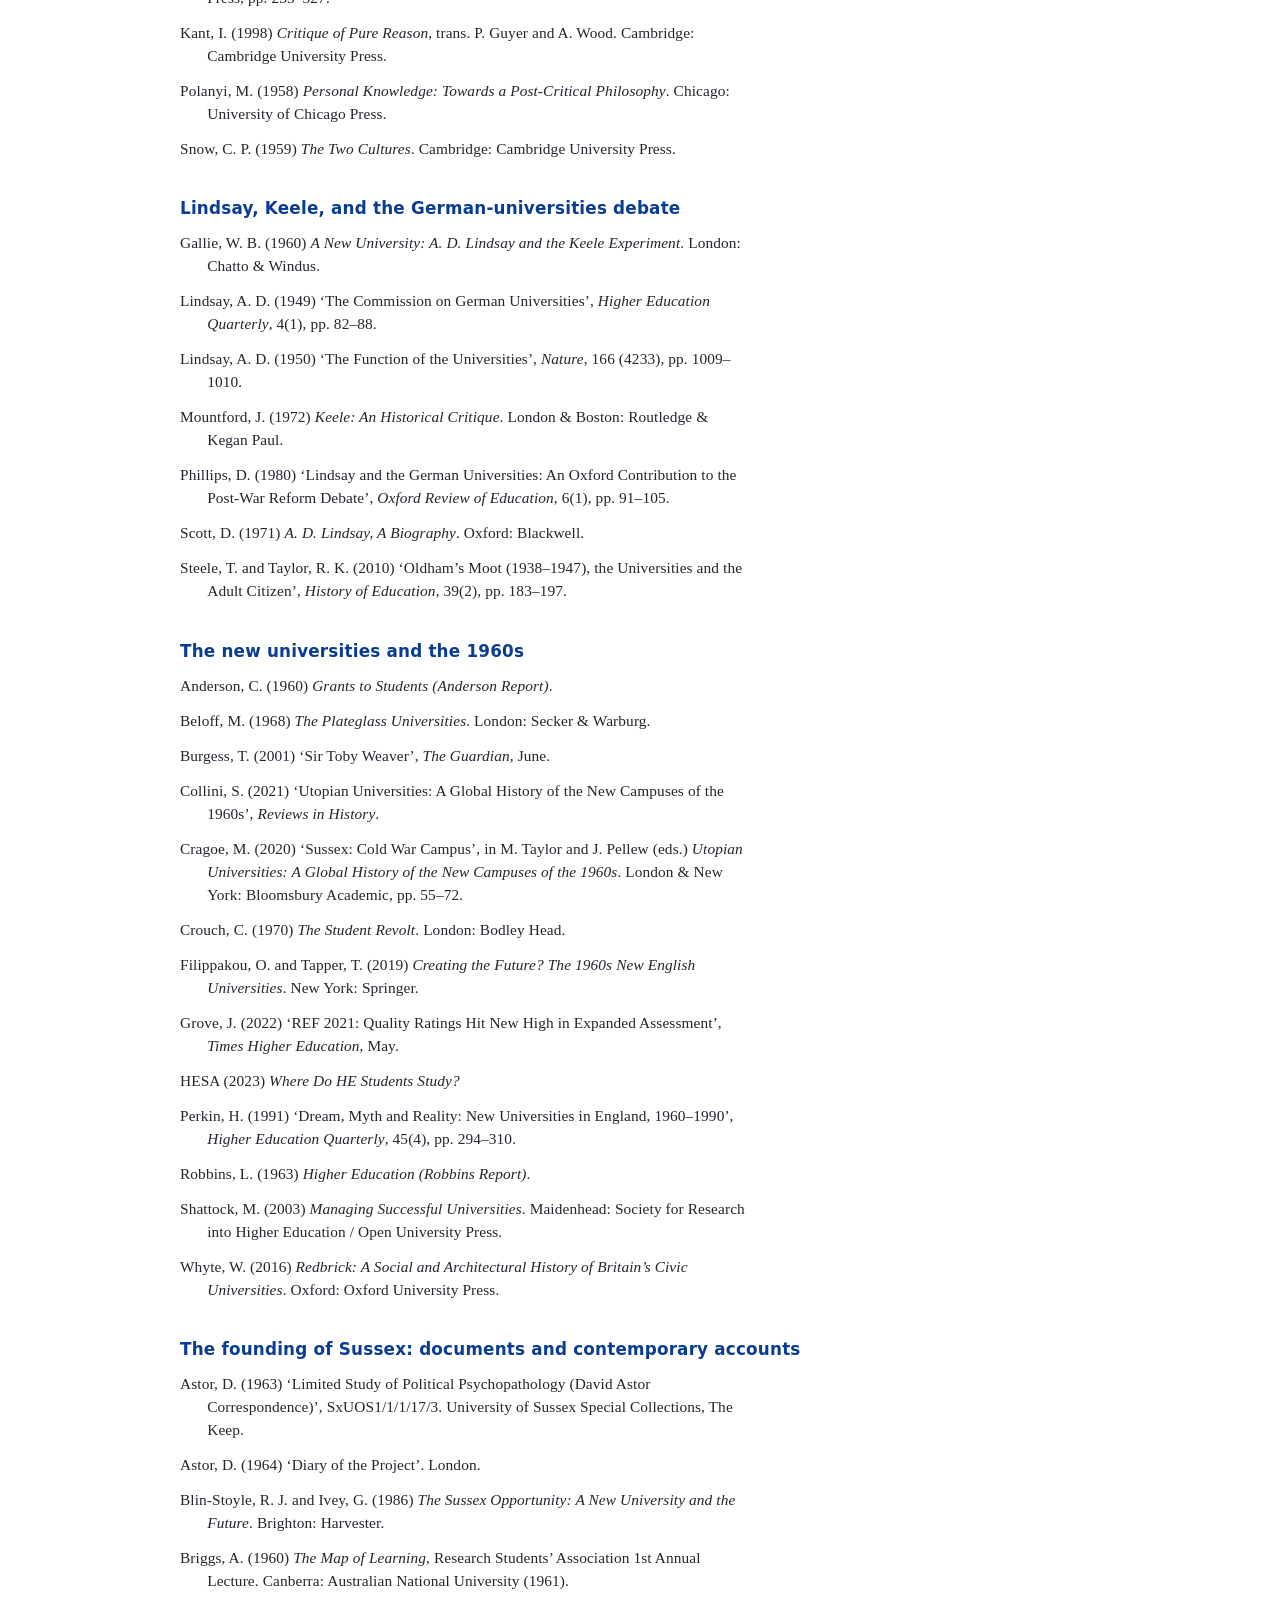
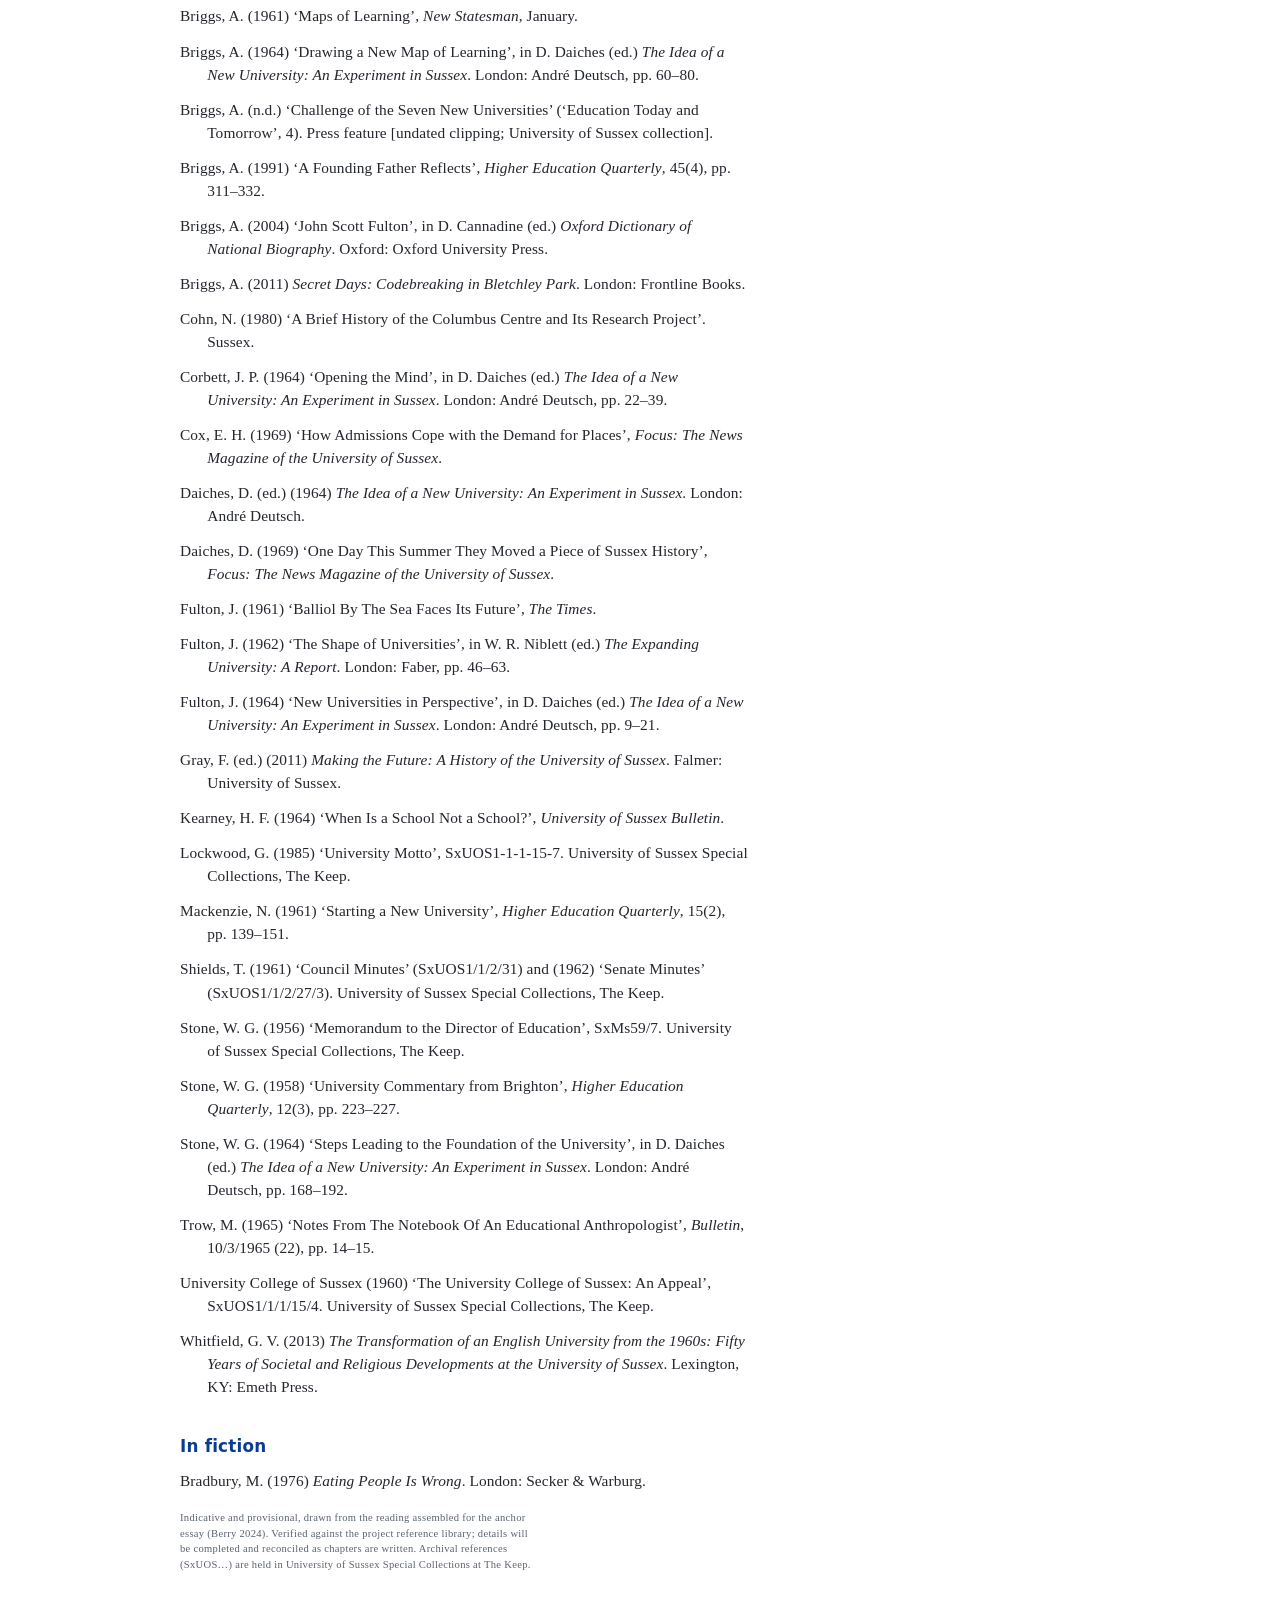
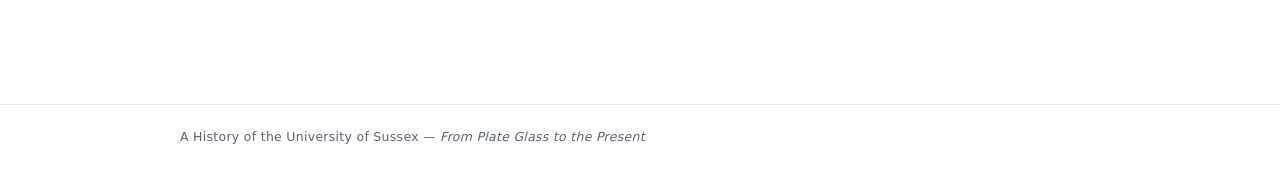
<file: bibliography.html>
<!DOCTYPE html>
<html lang="en">
<head>
  <meta charset="utf-8">
  <meta name="viewport" content="width=device-width, initial-scale=1">
  <title>Sources · A History of the University of Sussex</title>
  <meta name="description" content="An indicative bibliography for the history of the University of Sussex: the idea of the university, the new universities of the 1960s, and the founding of Sussex.">
  <link rel="icon" type="image/svg+xml" href="assets/favicon.svg">
  <meta name="theme-color" content="#0a3d91">
  <meta property="og:image" content="https://history-of-universities.github.io/history-of-university-of-sussex/assets/brand/share-card.png?v=26">
  <meta property="og:image:width" content="1200">
  <meta property="og:image:height" content="630">
  <meta name="twitter:card" content="summary_large_image">
  <meta name="twitter:image" content="https://history-of-universities.github.io/history-of-university-of-sussex/assets/brand/share-card.png?v=26">
  <meta property="og:title" content="Sources · A History of the University of Sussex">
  <meta property="og:description" content="An indicative bibliography for the history of the University of Sussex: the idea of the university, the new universities of the 1960s, and the founding of Sussex.">
  <meta property="og:type" content="website">
  <meta property="og:url" content="https://history-of-universities.github.io/history-of-university-of-sussex/bibliography.html">
  <link rel="stylesheet" href="assets/css/site.css?v=26">
  <script src="assets/nav.js?v=26" defer></script>
  <script src="assets/lightbox.js?v=26" defer></script>
</head>
<body>
  <a class="skip-link" href="#main-content">Skip to content</a>
  <header class="site-header">
    <div class="wrap">
      <a class="brand" href="./" aria-label="A History of the University of Sussex — home">
        <svg viewBox="0 0 32 32" aria-hidden="true">
          <path d="M4 4 H28 V17 C28 24 22 28 16 30 C10 28 4 24 4 17 Z" fill="#f3f1ea" stroke="#1a1c20" stroke-width="1.1"/>
          <clipPath id="bsh"><path d="M4 4 H28 V17 C28 24 22 28 16 30 C10 28 4 24 4 17 Z"/></clipPath>
          <g clip-path="url(#bsh)">
            <path d="M16 11 L4.5 22 L7.5 22 L16 14 Z" fill="#0a3d91"/>
            <path d="M16 11 L27.5 22 L24.5 22 L16 14 Z" fill="#b71234"/>
          </g>
          <g fill="#c2982f"><circle cx="11" cy="18.4" r="1.25"/><circle cx="16" cy="15.2" r="1.25"/><circle cx="21" cy="18.4" r="1.25"/></g>
        </svg>
        <span class="brand-block">
          <img class="brand-wordmark" src="assets/brand/wordmark.svg?v=26" alt="A History of the University of Sussex">
        </span>
      </a>
      <button class="nav-toggle" aria-label="Open menu" aria-expanded="false"><span class="bars" aria-hidden="true">&#9776;</span>&nbsp;Menu</button>
      <nav class="site-nav" id="site-nav">
        <a class="nav-top nav-direct" href="./">Home</a>
        <div class="nav-group">
          <button class="nav-top" type="button" aria-expanded="false">Sussex <span class="caret">&#9662;</span></button>
          <div class="nav-menu">
            <a href="founding.html">Founding</a>
            <a href="concept.html">The Concept</a>
            <a href="motto.html">The Motto</a>
            <a href="early-history.html">Early History</a>
            <a href="campus.html">Campus</a>
            <a href="people.html">People</a>
            <a href="arms.html">The Arms</a>
          </div>
        </div>
        <a class="nav-top nav-direct" href="timeline.html">Timeline</a>
        <a class="nav-top nav-direct" href="bibliography.html" aria-current="page">Sources</a>
        <a class="nav-top nav-direct" href="about.html">About</a>
      </nav>
    </div>
  </header>

  <main class="content" id="main-content">
    <div class="wrap">
      <section class="block lede">
        <span class="kicker">Sources</span>
        <h2>An indicative bibliography</h2>
        <p>A working bibliography for the history of the University of Sussex, organised by theme: the mid-century debate about the idea of the university, the new universities of the 1960s, and the documentary record of the founding of Sussex itself. It draws in the first instance on the reading assembled for the essay that anchors this project.</p>
      </section>

      <section class="block bib">
        <div class="callout">
          <span class="kicker">The Early Beginnings</span>
          <p class="ref">Berry, D. M. (2024) &lsquo;A History of the Concept of the University of Sussex: From Balliol-by-the-Sea to Plate Glass University&rsquo;, in R. Darwall-Smith and M. Feingold (eds.) <em>History of Universities</em>, Volume XXXVII/1&ndash;2. Oxford: Oxford University Press. DOI: 10.1093/oso/9780198946519.003.0007.</p>
          <p class="ref">Berry, D. M. (in preparation) &lsquo;Cultivating the Pause: Aproptosia in the Digital University&rsquo;. [Research in progress; underpins <a href="motto.html">The Motto</a>.]</p>
        </div>

        <h3>The idea of the university and its mid-century crisis</h3>
        <p class="ref">Arnold, T. (1847) in A. P. Stanley, <em>The Life and Correspondence of Thomas Arnold</em>. Supplement to the first five editions.</p>
        <p class="ref">Burnet, J. (1917) <em>Higher Education and the War</em>. London: Macmillan.</p>
        <p class="ref">Collini, S. (2006) <em>Absent Minds: Intellectuals in Britain</em>. Oxford: Oxford University Press.</p>
        <p class="ref">Davie, G. E. (1961) <em>The Democratic Intellect: Scotland and Her Universities in the Nineteenth Century</em>, 3rd edn., ed. M. Macdonald. Edinburgh: University Press.</p>
        <p class="ref">Lowe, A. (1940) <em>The Universities in Transformation</em>. London: The Sheldon Press.</p>
        <p class="ref">Moberly, W. (1949) <em>The Crisis in the University</em>. London: Macmillan.</p>
        <p class="ref">Moberly, W. (1951) <em>The Universities and Cultural Leadership</em> (Walker Trust Lectures on Leadership, XI). Oxford University Press.</p>
        <p class="ref">Truscot, B. [E. A. Peers] (1962) &lsquo;Academic Screwtape&rsquo;, <em>Nature</em>, 194 (4829), pp. 616&ndash;617.</p>
        <p class="ref">Williams, B. (2003) &lsquo;Introductory Essay&rsquo;, in J. Cottingham (ed.) <em>Meditations on First Philosophy</em>. Cambridge: Cambridge University Press.</p>

        <h3>The motto: philosophy as a way of life</h3>
        <p class="ref">Bacon, F. (1858) <em>The Works of Francis Bacon</em>, vol. 4, ed. J. Spedding, R. L. Ellis and D. D. Heath. London: Longman.</p>
        <p class="ref">Dewey, J. (1916) <em>Democracy and Education</em>. New York: Macmillan.</p>
        <p class="ref">Epictetus (2008) <em>Discourses and Selected Writings</em>, trans. R. Dobbin. London: Penguin.</p>
        <p class="ref">Hadot, P. (2001) <em>Philosophy as a Way of Life: Spiritual Exercises from Socrates to Foucault</em>, trans. M. Chase. Oxford: Wiley-Blackwell.</p>
        <p class="ref">Hadot, P. (2004) <em>What is Ancient Philosophy?</em>, trans. M. Chase. Cambridge, MA: Harvard University Press.</p>
        <p class="ref">Kant, I. (1996) &lsquo;The Conflict of the Faculties&rsquo;, trans. M. J. Gregor, in A. W. Wood and G. di Giovanni (eds.) <em>Religion and Rational Theology</em>. Cambridge: Cambridge University Press, pp. 233&ndash;327.</p>
        <p class="ref">Kant, I. (1998) <em>Critique of Pure Reason</em>, trans. P. Guyer and A. Wood. Cambridge: Cambridge University Press.</p>
        <p class="ref">Polanyi, M. (1958) <em>Personal Knowledge: Towards a Post-Critical Philosophy</em>. Chicago: University of Chicago Press.</p>
        <p class="ref">Snow, C. P. (1959) <em>The Two Cultures</em>. Cambridge: Cambridge University Press.</p>

        <h3>Lindsay, Keele, and the German-universities debate</h3>
        <p class="ref">Gallie, W. B. (1960) <em>A New University: A. D. Lindsay and the Keele Experiment</em>. London: Chatto &amp; Windus.</p>
        <p class="ref">Lindsay, A. D. (1949) &lsquo;The Commission on German Universities&rsquo;, <em>Higher Education Quarterly</em>, 4(1), pp. 82&ndash;88.</p>
        <p class="ref">Lindsay, A. D. (1950) &lsquo;The Function of the Universities&rsquo;, <em>Nature</em>, 166 (4233), pp. 1009&ndash;1010.</p>
        <p class="ref">Mountford, J. (1972) <em>Keele: An Historical Critique</em>. London &amp; Boston: Routledge &amp; Kegan Paul.</p>
        <p class="ref">Phillips, D. (1980) &lsquo;Lindsay and the German Universities: An Oxford Contribution to the Post-War Reform Debate&rsquo;, <em>Oxford Review of Education</em>, 6(1), pp. 91&ndash;105.</p>
        <p class="ref">Scott, D. (1971) <em>A. D. Lindsay, A Biography</em>. Oxford: Blackwell.</p>
        <p class="ref">Steele, T. and Taylor, R. K. (2010) &lsquo;Oldham&rsquo;s Moot (1938&ndash;1947), the Universities and the Adult Citizen&rsquo;, <em>History of Education</em>, 39(2), pp. 183&ndash;197.</p>

        <h3>The new universities and the 1960s</h3>
        <p class="ref">Anderson, C. (1960) <em>Grants to Students (Anderson Report)</em>.</p>
        <p class="ref">Beloff, M. (1968) <em>The Plateglass Universities</em>. London: Secker &amp; Warburg.</p>
        <p class="ref">Burgess, T. (2001) &lsquo;Sir Toby Weaver&rsquo;, <em>The Guardian</em>, June.</p>
        <p class="ref">Collini, S. (2021) &lsquo;Utopian Universities: A Global History of the New Campuses of the 1960s&rsquo;, <em>Reviews in History</em>.</p>
        <p class="ref">Cragoe, M. (2020) &lsquo;Sussex: Cold War Campus&rsquo;, in M. Taylor and J. Pellew (eds.) <em>Utopian Universities: A Global History of the New Campuses of the 1960s</em>. London &amp; New York: Bloomsbury Academic, pp. 55&ndash;72.</p>
        <p class="ref">Crouch, C. (1970) <em>The Student Revolt</em>. London: Bodley Head.</p>
        <p class="ref">Filippakou, O. and Tapper, T. (2019) <em>Creating the Future? The 1960s New English Universities</em>. New York: Springer.</p>
        <p class="ref">Grove, J. (2022) &lsquo;REF 2021: Quality Ratings Hit New High in Expanded Assessment&rsquo;, <em>Times Higher Education</em>, May.</p>
        <p class="ref">HESA (2023) <em>Where Do HE Students Study?</em></p>
        <p class="ref">Perkin, H. (1991) &lsquo;Dream, Myth and Reality: New Universities in England, 1960&ndash;1990&rsquo;, <em>Higher Education Quarterly</em>, 45(4), pp. 294&ndash;310.</p>
        <p class="ref">Robbins, L. (1963) <em>Higher Education (Robbins Report)</em>.</p>
        <p class="ref">Shattock, M. (2003) <em>Managing Successful Universities</em>. Maidenhead: Society for Research into Higher Education / Open University Press.</p>
        <p class="ref">Whyte, W. (2016) <em>Redbrick: A Social and Architectural History of Britain&rsquo;s Civic Universities</em>. Oxford: Oxford University Press.</p>

        <h3>The founding of Sussex: documents and contemporary accounts</h3>
        <p class="ref">Astor, D. (1963) &lsquo;Limited Study of Political Psychopathology (David Astor Correspondence)&rsquo;, SxUOS1/1/1/17/3. University of Sussex Special Collections, The Keep.</p>
        <p class="ref">Astor, D. (1964) &lsquo;Diary of the Project&rsquo;. London.</p>
        <p class="ref">Blin-Stoyle, R. J. and Ivey, G. (1986) <em>The Sussex Opportunity: A New University and the Future</em>. Brighton: Harvester.</p>
        <p class="ref">Briggs, A. (1960) <em>The Map of Learning</em>, Research Students&rsquo; Association 1st Annual Lecture. Canberra: Australian National University (1961).</p>
        <p class="ref">Briggs, A. (1961) &lsquo;Maps of Learning&rsquo;, <em>New Statesman</em>, January.</p>
        <p class="ref">Briggs, A. (1964) &lsquo;Drawing a New Map of Learning&rsquo;, in D. Daiches (ed.) <em>The Idea of a New University: An Experiment in Sussex</em>. London: Andr&eacute; Deutsch, pp. 60&ndash;80.</p>
        <p class="ref">Briggs, A. (n.d.) &lsquo;Challenge of the Seven New Universities&rsquo; (&lsquo;Education Today and Tomorrow&rsquo;, 4). Press feature [undated clipping; University of Sussex collection].</p>
        <p class="ref">Briggs, A. (1991) &lsquo;A Founding Father Reflects&rsquo;, <em>Higher Education Quarterly</em>, 45(4), pp. 311&ndash;332.</p>
        <p class="ref">Briggs, A. (2004) &lsquo;John Scott Fulton&rsquo;, in D. Cannadine (ed.) <em>Oxford Dictionary of National Biography</em>. Oxford: Oxford University Press.</p>
        <p class="ref">Briggs, A. (2011) <em>Secret Days: Codebreaking in Bletchley Park</em>. London: Frontline Books.</p>
        <p class="ref">Cohn, N. (1980) &lsquo;A Brief History of the Columbus Centre and Its Research Project&rsquo;. Sussex.</p>
        <p class="ref">Corbett, J. P. (1964) &lsquo;Opening the Mind&rsquo;, in D. Daiches (ed.) <em>The Idea of a New University: An Experiment in Sussex</em>. London: Andr&eacute; Deutsch, pp. 22&ndash;39.</p>
        <p class="ref">Cox, E. H. (1969) &lsquo;How Admissions Cope with the Demand for Places&rsquo;, <em>Focus: The News Magazine of the University of Sussex</em>.</p>
        <p class="ref">Daiches, D. (ed.) (1964) <em>The Idea of a New University: An Experiment in Sussex</em>. London: Andr&eacute; Deutsch.</p>
        <p class="ref">Daiches, D. (1969) &lsquo;One Day This Summer They Moved a Piece of Sussex History&rsquo;, <em>Focus: The News Magazine of the University of Sussex</em>.</p>
        <p class="ref">Fulton, J. (1961) &lsquo;Balliol By The Sea Faces Its Future&rsquo;, <em>The Times</em>.</p>
        <p class="ref">Fulton, J. (1962) &lsquo;The Shape of Universities&rsquo;, in W. R. Niblett (ed.) <em>The Expanding University: A Report</em>. London: Faber, pp. 46&ndash;63.</p>
        <p class="ref">Fulton, J. (1964) &lsquo;New Universities in Perspective&rsquo;, in D. Daiches (ed.) <em>The Idea of a New University: An Experiment in Sussex</em>. London: Andr&eacute; Deutsch, pp. 9&ndash;21.</p>
        <p class="ref">Gray, F. (ed.) (2011) <em>Making the Future: A History of the University of Sussex</em>. Falmer: University of Sussex.</p>
        <p class="ref">Kearney, H. F. (1964) &lsquo;When Is a School Not a School?&rsquo;, <em>University of Sussex Bulletin</em>.</p>
        <p class="ref">Lockwood, G. (1985) &lsquo;University Motto&rsquo;, SxUOS1-1-1-15-7. University of Sussex Special Collections, The Keep.</p>
        <p class="ref">Mackenzie, N. (1961) &lsquo;Starting a New University&rsquo;, <em>Higher Education Quarterly</em>, 15(2), pp. 139&ndash;151.</p>
        <p class="ref">Shields, T. (1961) &lsquo;Council Minutes&rsquo; (SxUOS1/1/2/31) and (1962) &lsquo;Senate Minutes&rsquo; (SxUOS1/1/2/27/3). University of Sussex Special Collections, The Keep.</p>
        <p class="ref">Stone, W. G. (1956) &lsquo;Memorandum to the Director of Education&rsquo;, SxMs59/7. University of Sussex Special Collections, The Keep.</p>
        <p class="ref">Stone, W. G. (1958) &lsquo;University Commentary from Brighton&rsquo;, <em>Higher Education Quarterly</em>, 12(3), pp. 223&ndash;227.</p>
        <p class="ref">Stone, W. G. (1964) &lsquo;Steps Leading to the Foundation of the University&rsquo;, in D. Daiches (ed.) <em>The Idea of a New University: An Experiment in Sussex</em>. London: Andr&eacute; Deutsch, pp. 168&ndash;192.</p>
        <p class="ref">Trow, M. (1965) &lsquo;Notes From The Notebook Of An Educational Anthropologist&rsquo;, <em>Bulletin</em>, 10/3/1965 (22), pp. 14&ndash;15.</p>
        <p class="ref">University College of Sussex (1960) &lsquo;The University College of Sussex: An Appeal&rsquo;, SxUOS1/1/1/15/4. University of Sussex Special Collections, The Keep.</p>
        <p class="ref">Whitfield, G. V. (2013) <em>The Transformation of an English University from the 1960s: Fifty Years of Societal and Religious Developments at the University of Sussex</em>. Lexington, KY: Emeth Press.</p>

        <h3>In fiction</h3>
        <p class="ref">Bradbury, M. (1976) <em>Eating People Is Wrong</em>. London: Secker &amp; Warburg.</p>

        <p class="micro source-note">Indicative and provisional, drawn from the reading assembled for the anchor essay (Berry 2024). Verified against the project reference library; details will be completed and reconciled as chapters are written. Archival references (SxUOS&hellip;) are held in University of Sussex Special Collections at The Keep.</p>
      </section>
    </div>
  </main>

  <footer class="site-footer">
    <div class="wrap">
      <div>A History of the University of Sussex — <em>From Plate Glass to the Present</em></div>
    </div>
  </footer>
</body>
</html>
</file>
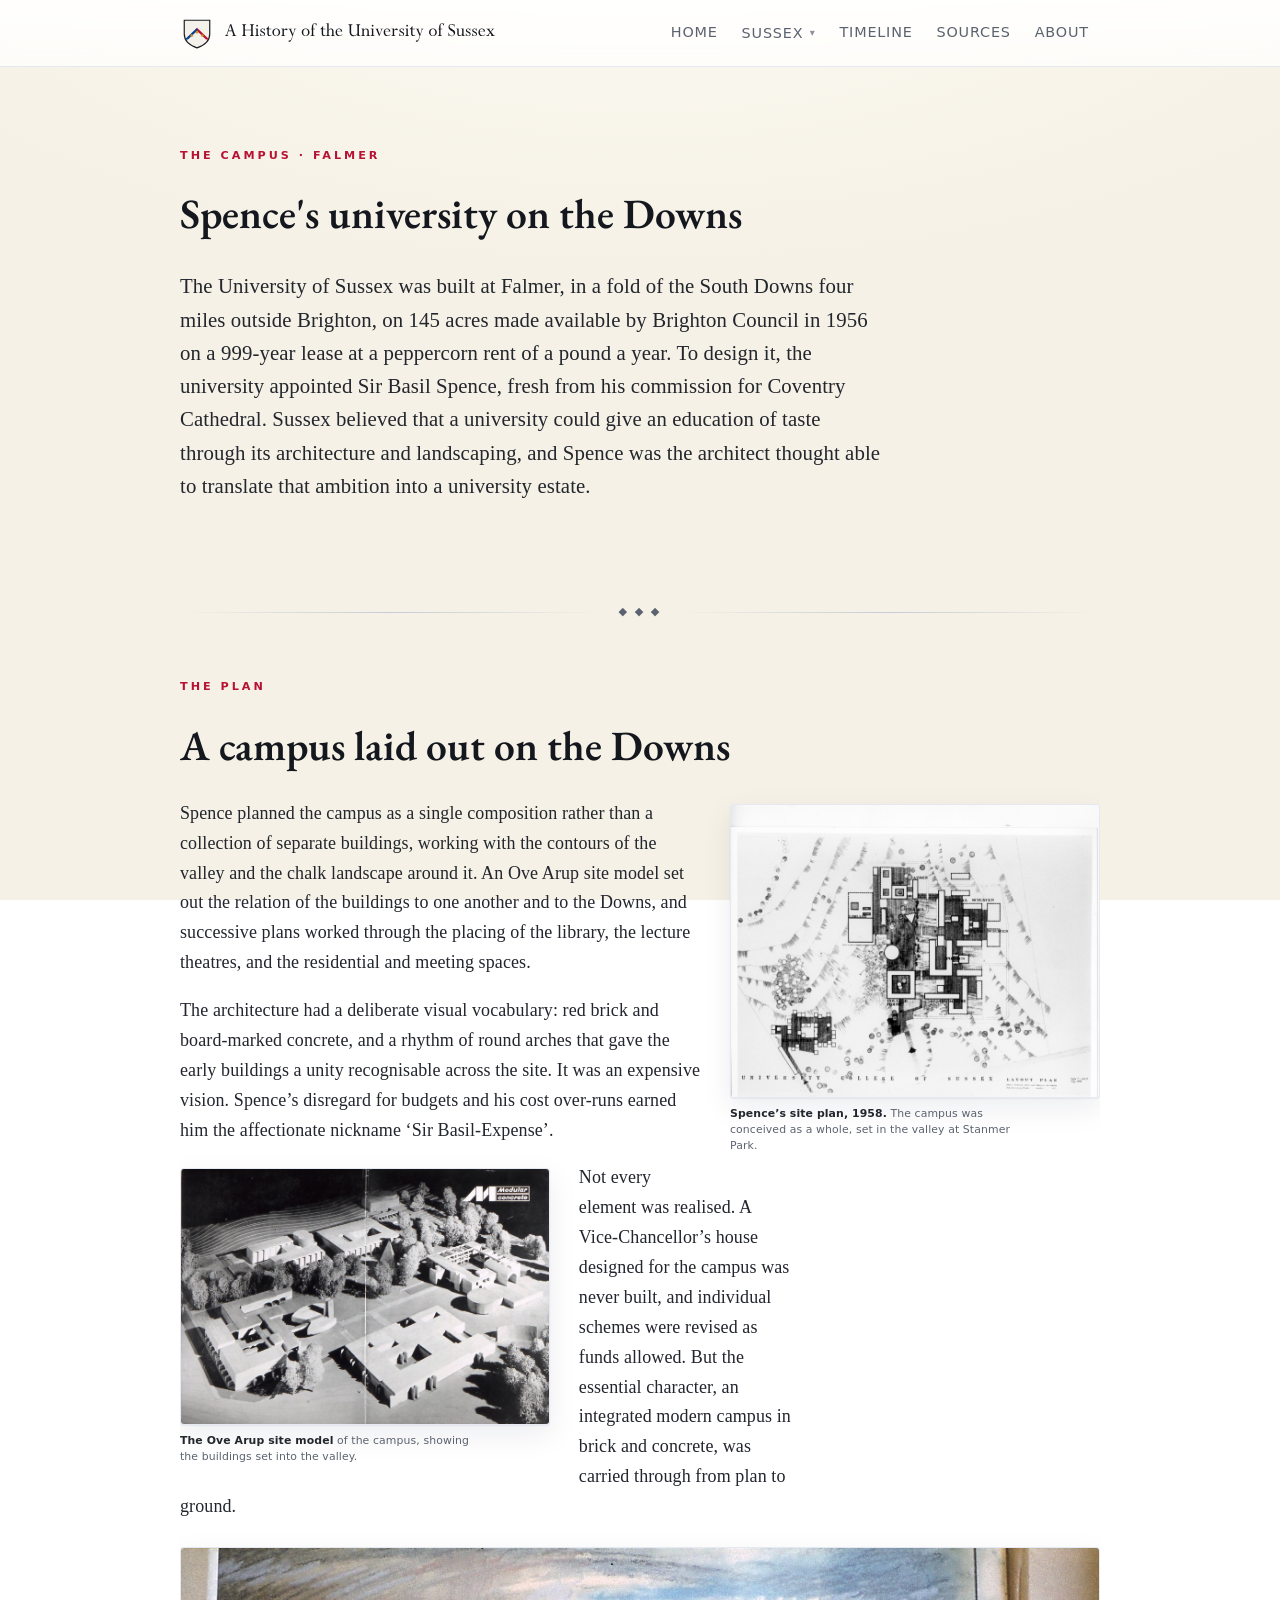
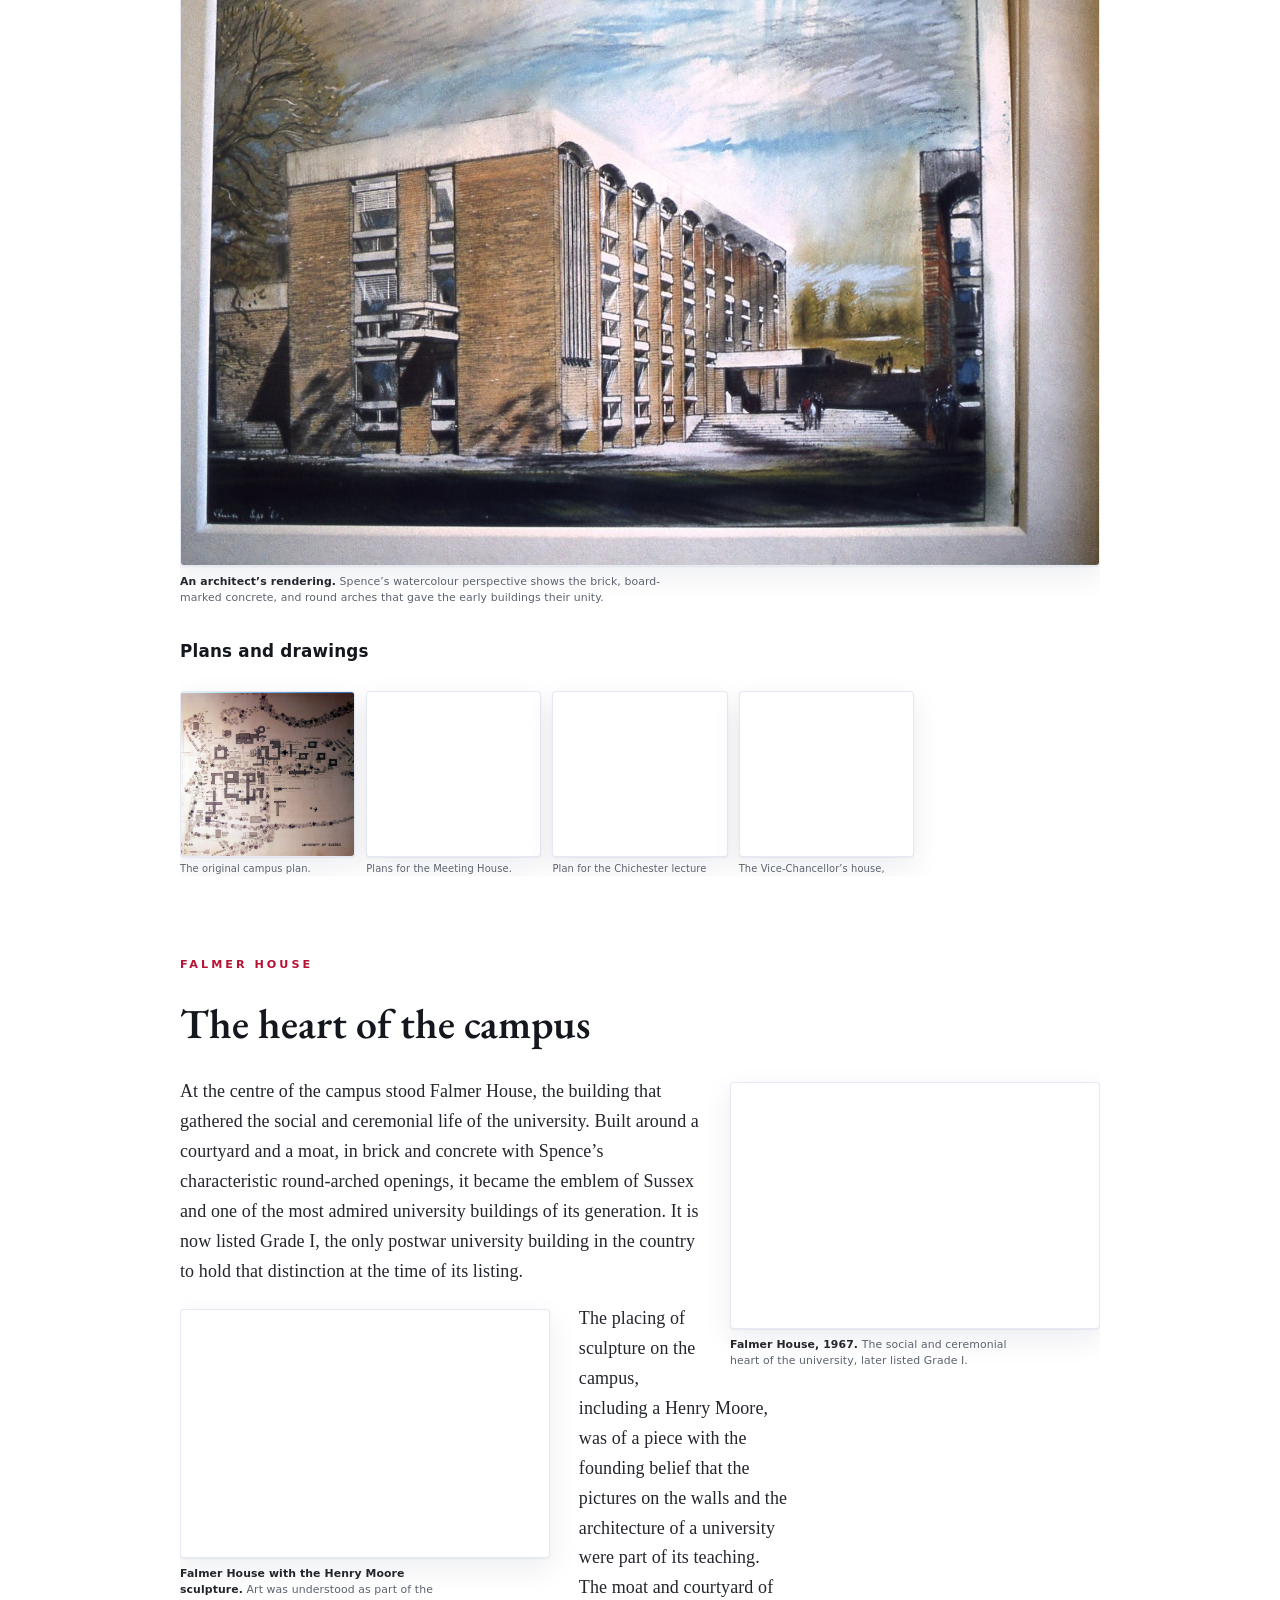
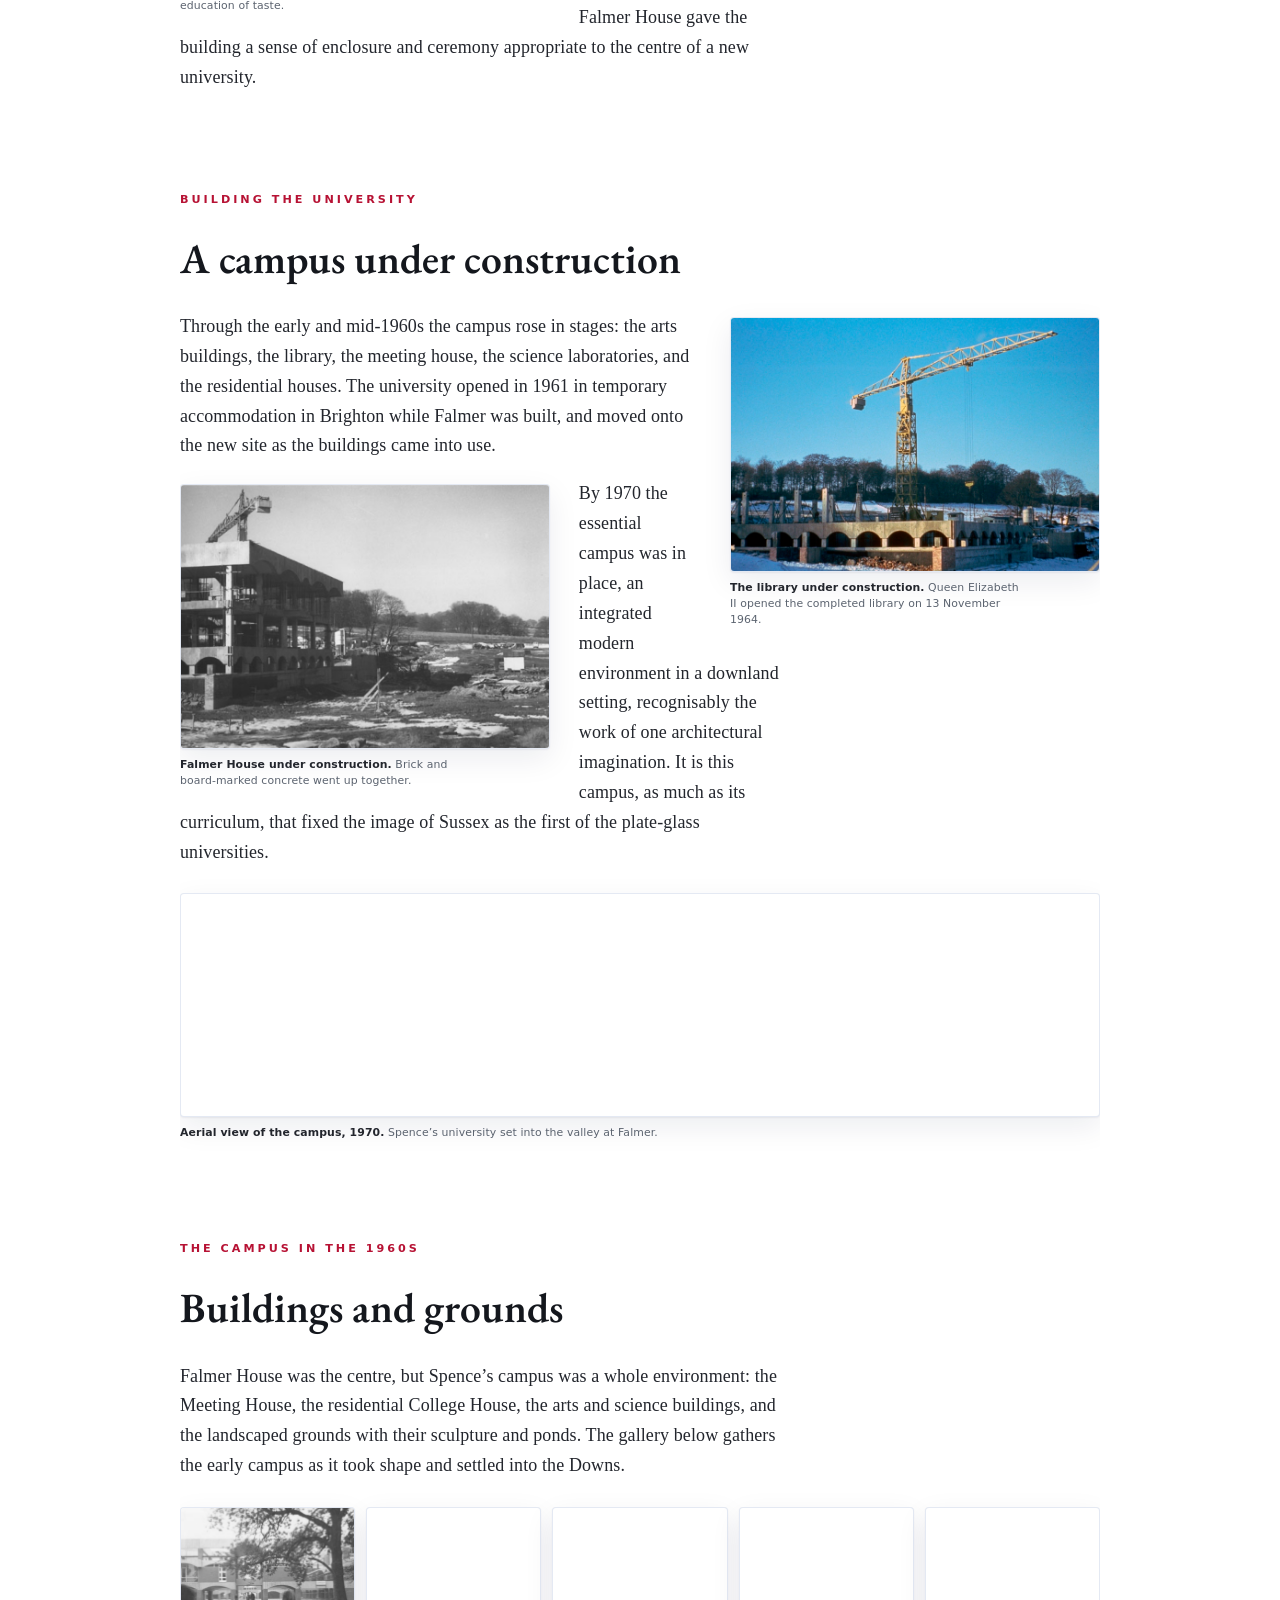
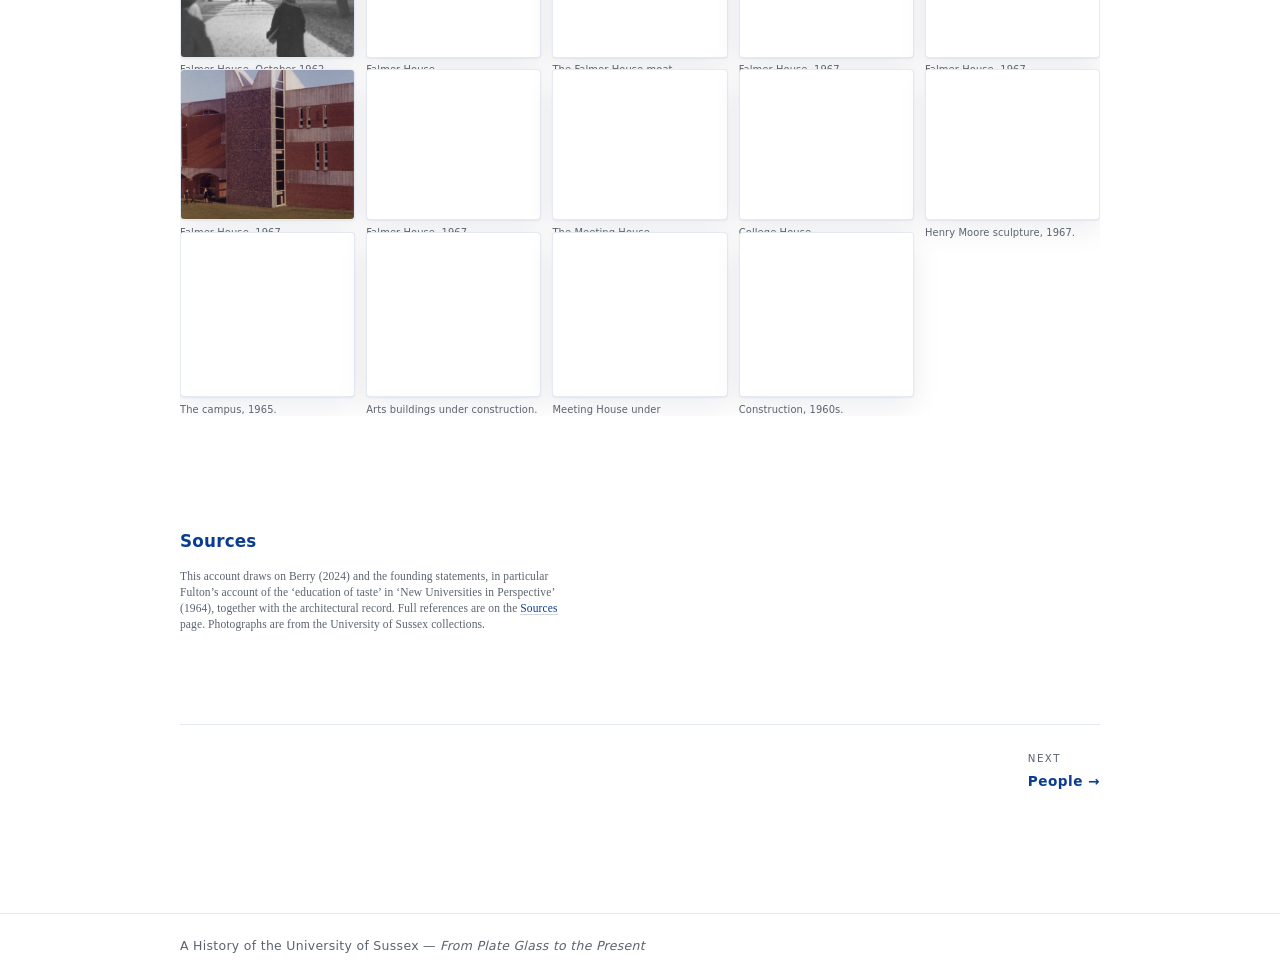
<file: campus.html>
<!DOCTYPE html>
<html lang="en">
<head>
  <meta charset="utf-8">
  <meta name="viewport" content="width=device-width, initial-scale=1">
  <title>The Campus · A History of the University of Sussex</title>
  <meta name="description" content="Basil Spence's Falmer campus for the University of Sussex: the site plan, Falmer House, the round-arched concrete and brick, and an architecture of the new university.">
  <link rel="icon" type="image/svg+xml" href="assets/favicon.svg">
  <meta name="theme-color" content="#0a3d91">
  <meta property="og:image" content="https://history-of-universities.github.io/history-of-university-of-sussex/assets/brand/share-card.png?v=26">
  <meta property="og:image:width" content="1200">
  <meta property="og:image:height" content="630">
  <meta name="twitter:card" content="summary_large_image">
  <meta name="twitter:image" content="https://history-of-universities.github.io/history-of-university-of-sussex/assets/brand/share-card.png?v=26">
  <meta property="og:title" content="The Campus · A History of the University of Sussex">
  <meta property="og:description" content="Basil Spence&#x27;s Falmer campus for the University of Sussex: the site plan, Falmer House, the round-arched concrete and brick, and an architecture of the new university.">
  <meta property="og:type" content="website">
  <meta property="og:url" content="https://history-of-universities.github.io/history-of-university-of-sussex/campus.html">
  <link rel="stylesheet" href="assets/css/site.css?v=26">
  <script src="assets/nav.js?v=26" defer></script>
  <script src="assets/lightbox.js?v=26" defer></script>
</head>
<body>
  <a class="skip-link" href="#main-content">Skip to content</a>
  <header class="site-header">
    <div class="wrap">
      <a class="brand" href="./" aria-label="A History of the University of Sussex — home">
        <svg viewBox="0 0 32 32" aria-hidden="true">
          <path d="M4 4 H28 V17 C28 24 22 28 16 30 C10 28 4 24 4 17 Z" fill="#f3f1ea" stroke="#1a1c20" stroke-width="1.1"/>
          <clipPath id="bsh"><path d="M4 4 H28 V17 C28 24 22 28 16 30 C10 28 4 24 4 17 Z"/></clipPath>
          <g clip-path="url(#bsh)">
            <path d="M16 11 L4.5 22 L7.5 22 L16 14 Z" fill="#0a3d91"/>
            <path d="M16 11 L27.5 22 L24.5 22 L16 14 Z" fill="#b71234"/>
          </g>
          <g fill="#c2982f"><circle cx="11" cy="18.4" r="1.25"/><circle cx="16" cy="15.2" r="1.25"/><circle cx="21" cy="18.4" r="1.25"/></g>
        </svg>
        <span class="brand-block">
          <img class="brand-wordmark" src="assets/brand/wordmark.svg?v=26" alt="A History of the University of Sussex">
        </span>
      </a>
      <button class="nav-toggle" aria-label="Open menu" aria-expanded="false"><span class="bars" aria-hidden="true">&#9776;</span>&nbsp;Menu</button>
      <nav class="site-nav" id="site-nav">
        <a class="nav-top nav-direct" href="./">Home</a>
        <div class="nav-group">
          <button class="nav-top" type="button" aria-expanded="false">Sussex <span class="caret">&#9662;</span></button>
          <div class="nav-menu">
            <a href="founding.html">Founding</a>
            <a href="concept.html">The Concept</a>
            <a href="motto.html">The Motto</a>
            <a href="early-history.html">Early History</a>
            <a href="campus.html" aria-current="page">Campus</a>
            <a href="people.html">People</a>
            <a href="arms.html">The Arms</a>
          </div>
        </div>
        <a class="nav-top nav-direct" href="timeline.html">Timeline</a>
        <a class="nav-top nav-direct" href="bibliography.html">Sources</a>
        <a class="nav-top nav-direct" href="about.html">About</a>
      </nav>
    </div>
  </header>

  <main class="content" id="main-content">
    <div class="wrap">

      <section class="block lede">
        <span class="kicker">The campus · Falmer</span>
        <h2>Spence's university on the Downs</h2>
        <p>The University of Sussex was built at Falmer, in a fold of the South Downs four miles outside Brighton, on 145 acres made available by Brighton Council in 1956 on a 999-year lease at a peppercorn rent of a pound a year. To design it, the university appointed Sir Basil Spence, fresh from his commission for Coventry Cathedral. Sussex believed that a university could give an education of taste through its architecture and landscaping, and Spence was the architect thought able to translate that ambition into a university estate.</p>
      </section>

      <div class="rule" aria-hidden="true">◆ ◆ ◆</div>

      <section class="block">
        <span class="kicker">The plan</span>
        <h2>A campus laid out on the Downs</h2>
        <figure class="fig fig-right">
          <img src="assets/images/web/spence-site-plan-1958.jpg" alt="Basil Spence's site plan for the University of Sussex, 1958" width="2000" height="1590" loading="lazy" decoding="async">
          <figcaption><b>Spence&rsquo;s site plan, 1958.</b> The campus was conceived as a whole, set in the valley at Stanmer Park.</figcaption>
        </figure>
        <p>Spence planned the campus as a single composition rather than a collection of separate buildings, working with the contours of the valley and the chalk landscape around it. An Ove Arup site model set out the relation of the buildings to one another and to the Downs, and successive plans worked through the placing of the library, the lecture theatres, and the residential and meeting spaces.</p>
        <p>The architecture had a deliberate visual vocabulary: red brick and board-marked concrete, and a rhythm of round arches that gave the early buildings a unity recognisable across the site. It was an expensive vision. Spence&rsquo;s disregard for budgets and his cost over-runs earned him the affectionate nickname &lsquo;Sir Basil-Expense&rsquo;.</p>
        <figure class="fig fig-left">
          <img src="assets/images/web/arup-site-model.jpg" alt="Ove Arup site model of the Sussex campus" width="1600" height="1109" loading="lazy" decoding="async">
          <figcaption><b>The Ove Arup site model</b> of the campus, showing the buildings set into the valley.</figcaption>
        </figure>
        <p>Not every element was realised. A Vice-Chancellor&rsquo;s house designed for the campus was never built, and individual schemes were revised as funds allowed. But the essential character, an integrated modern campus in brick and concrete, was carried through from plan to ground.</p>
        <figure class="fig fig-wide">
          <img src="assets/images/web/eaps-rendering.jpg" alt="Architect's watercolour rendering of a Sussex building by Basil Spence" width="1600" height="1075" loading="lazy" decoding="async">
          <figcaption><b>An architect&rsquo;s rendering.</b> Spence&rsquo;s watercolour perspective shows the brick, board-marked concrete, and round arches that gave the early buildings their unity.</figcaption>
        </figure>
        <h3 class="gallery-head">Plans and drawings</h3>
        <div class="gallery">
          <figure class="fig"><img src="assets/images/web/original-campus-plan.jpg" alt="Original campus plan" width="1800" height="1227" loading="lazy" decoding="async"><figcaption>The original campus plan.</figcaption></figure>
          <figure class="fig"><img src="assets/images/web/meeting-house-plans.jpg" alt="Original plans for the Meeting House" width="1600" height="1156" loading="lazy" decoding="async"><figcaption>Plans for the Meeting House.</figcaption></figure>
          <figure class="fig"><img src="assets/images/web/chichester-plan.jpg" alt="Original plan for the Chichester lecture theatre" width="1600" height="1092" loading="lazy" decoding="async"><figcaption>Plan for the Chichester lecture theatre.</figcaption></figure>
          <figure class="fig"><img src="assets/images/web/vc-house-unbuilt.jpg" alt="Design for the Vice-Chancellor's house, never built" width="1500" height="1016" loading="lazy" decoding="async"><figcaption>The Vice-Chancellor&rsquo;s house, never built.</figcaption></figure>
        </div>
      </section>

      <section class="block">
        <span class="kicker">Falmer House</span>
        <h2>The heart of the campus</h2>
        <figure class="fig fig-right">
          <img src="assets/images/web/falmer-house-1967.jpg" alt="Falmer House, University of Sussex, 1967" width="1800" height="1198" loading="lazy" decoding="async">
          <figcaption><b>Falmer House, 1967.</b> The social and ceremonial heart of the university, later listed Grade I.</figcaption>
        </figure>
        <p>At the centre of the campus stood Falmer House, the building that gathered the social and ceremonial life of the university. Built around a courtyard and a moat, in brick and concrete with Spence&rsquo;s characteristic round-arched openings, it became the emblem of Sussex and one of the most admired university buildings of its generation. It is now listed Grade&nbsp;I, the only postwar university building in the country to hold that distinction at the time of its listing.</p>
        <figure class="fig fig-left">
          <img src="assets/images/web/falmer-house-henry-moore.jpg" alt="Falmer House with Henry Moore sculpture" width="1800" height="1210" loading="lazy" decoding="async">
          <figcaption><b>Falmer House with the Henry Moore sculpture.</b> Art was understood as part of the education of taste.</figcaption>
        </figure>
        <p>The placing of sculpture on the campus, including a Henry Moore, was of a piece with the founding belief that the pictures on the walls and the architecture of a university were part of its teaching. The moat and courtyard of Falmer House gave the building a sense of enclosure and ceremony appropriate to the centre of a new university.</p>
      </section>

      <section class="block">
        <span class="kicker">Building the university</span>
        <h2>A campus under construction</h2>
        <figure class="fig fig-right">
          <img src="assets/images/web/library-construction.jpg" alt="The University of Sussex library under construction" width="1600" height="1103" loading="lazy" decoding="async">
          <figcaption><b>The library under construction.</b> Queen Elizabeth II opened the completed library on 13 November 1964.</figcaption>
        </figure>
        <p>Through the early and mid-1960s the campus rose in stages: the arts buildings, the library, the meeting house, the science laboratories, and the residential houses. The university opened in 1961 in temporary accommodation in Brighton while Falmer was built, and moved onto the new site as the buildings came into use.</p>
        <figure class="fig fig-left">
          <img src="assets/images/web/falmer-house-construction.jpg" alt="Falmer House under construction" width="1600" height="1143" loading="lazy" decoding="async">
          <figcaption><b>Falmer House under construction.</b> Brick and board-marked concrete went up together.</figcaption>
        </figure>
        <p>By 1970 the essential campus was in place, an integrated modern environment in a downland setting, recognisably the work of one architectural imagination. It is this campus, as much as its curriculum, that fixed the image of Sussex as the first of the plate-glass universities.</p>
        <figure class="fig fig-wide">
          <img src="assets/images/web/aerial-1970.jpg" alt="Aerial view of the University of Sussex campus, 1970" width="1700" height="411" loading="lazy" decoding="async">
          <figcaption><b>Aerial view of the campus, 1970.</b> Spence&rsquo;s university set into the valley at Falmer.</figcaption>
        </figure>
      </section>

      <section class="block">
        <span class="kicker">The campus in the 1960s</span>
        <h2>Buildings and grounds</h2>
        <p>Falmer House was the centre, but Spence&rsquo;s campus was a whole environment: the Meeting House, the residential College House, the arts and science buildings, and the landscaped grounds with their sculpture and ponds. The gallery below gathers the early campus as it took shape and settled into the Downs.</p>
        <div class="gallery">
          <figure class="fig"><img src="assets/images/web/falmer-house-1962.jpg" alt="Falmer House, October 1962" width="1400" height="1397" loading="lazy" decoding="async"><figcaption>Falmer House, October 1962.</figcaption></figure>
          <figure class="fig"><img src="assets/images/web/falmer-house.jpg" alt="Falmer House" width="1400" height="979" loading="lazy" decoding="async"><figcaption>Falmer House.</figcaption></figure>
          <figure class="fig"><img src="assets/images/web/falmer-house-moat.jpg" alt="The moat at Falmer House" width="1400" height="945" loading="lazy" decoding="async"><figcaption>The Falmer House moat.</figcaption></figure>
          <figure class="fig"><img src="assets/images/web/falmer-house-1967-b.jpg" alt="Falmer House, 1967" width="1600" height="1081" loading="lazy" decoding="async"><figcaption>Falmer House, 1967.</figcaption></figure>
          <figure class="fig"><img src="assets/images/web/falmer-house-1967-c.jpg" alt="Falmer House, 1967" width="1070" height="1600" loading="lazy" decoding="async"><figcaption>Falmer House, 1967.</figcaption></figure>
          <figure class="fig"><img src="assets/images/web/falmer-house-1967-d.jpg" alt="Falmer House, 1967" width="1142" height="1600" loading="lazy" decoding="async"><figcaption>Falmer House, 1967.</figcaption></figure>
          <figure class="fig"><img src="assets/images/web/falmer-house-1967-e.jpg" alt="Falmer House, 1967" width="1400" height="1394" loading="lazy" decoding="async"><figcaption>Falmer House, 1967.</figcaption></figure>
          <figure class="fig"><img src="assets/images/web/meeting-house.jpg" alt="The Meeting House" width="1600" height="1082" loading="lazy" decoding="async"><figcaption>The Meeting House.</figcaption></figure>
          <figure class="fig"><img src="assets/images/web/college-house.jpg" alt="College House" width="1500" height="547" loading="lazy" decoding="async"><figcaption>College House.</figcaption></figure>
          <figure class="fig"><img src="assets/images/web/henry-moore-1967.jpg" alt="Henry Moore sculpture on campus, 1967" width="1400" height="1007" loading="lazy" decoding="async"><figcaption>Henry Moore sculpture, 1967.</figcaption></figure>
          <figure class="fig"><img src="assets/images/web/campus-1965.jpg" alt="Sussex campus, 1965" width="1379" height="1400" loading="lazy" decoding="async"><figcaption>The campus, 1965.</figcaption></figure>
          <figure class="fig"><img src="assets/images/web/arts-construction.jpg" alt="Arts buildings under construction" width="1600" height="1067" loading="lazy" decoding="async"><figcaption>Arts buildings under construction.</figcaption></figure>
          <figure class="fig"><img src="assets/images/web/meeting-house-construction-1966.jpg" alt="Construction of the Meeting House, September 1966" width="1526" height="1600" loading="lazy" decoding="async"><figcaption>Meeting House under construction, Sept 1966.</figcaption></figure>
          <figure class="fig"><img src="assets/images/web/construction-1960s.jpg" alt="Sussex construction, 1960s" width="1500" height="1500" loading="lazy" decoding="async"><figcaption>Construction, 1960s.</figcaption></figure>
        </div>
      </section>

      <section class="block reading">
        <h3>Sources</h3>
        <p>This account draws on Berry (2024) and the founding statements, in particular Fulton&rsquo;s account of the &lsquo;education of taste&rsquo; in &lsquo;New Universities in Perspective&rsquo; (1964), together with the architectural record. Full references are on the <a href="bibliography.html">Sources</a> page. Photographs are from the University of Sussex collections.</p>
      </section>


      <nav class="chapter-nav"><a href="people.html"><span class="lbl">Next</span>People &rarr;</a></nav>

    </div>
  </main>

  <footer class="site-footer">
    <div class="wrap">
      <div>A History of the University of Sussex — <em>From Plate Glass to the Present</em></div>
    </div>
  </footer>
</body>
</html>
</file>
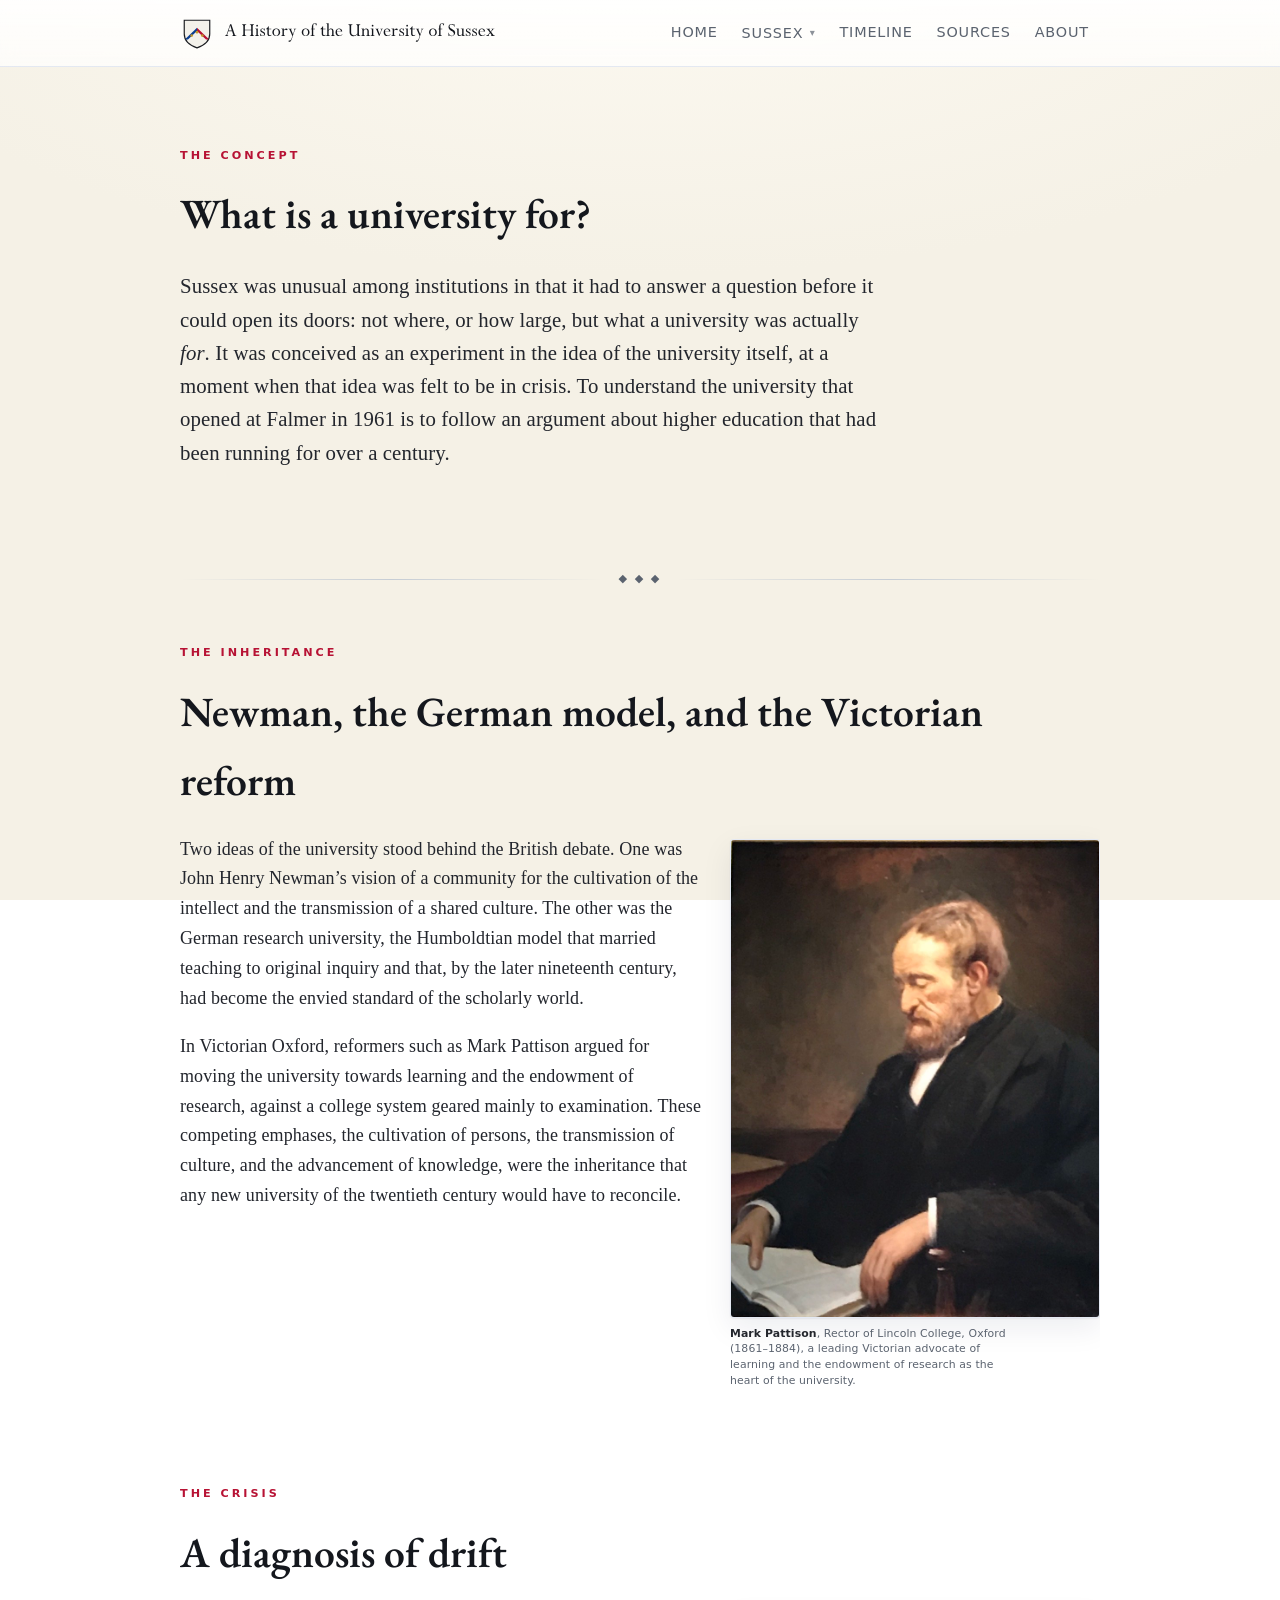
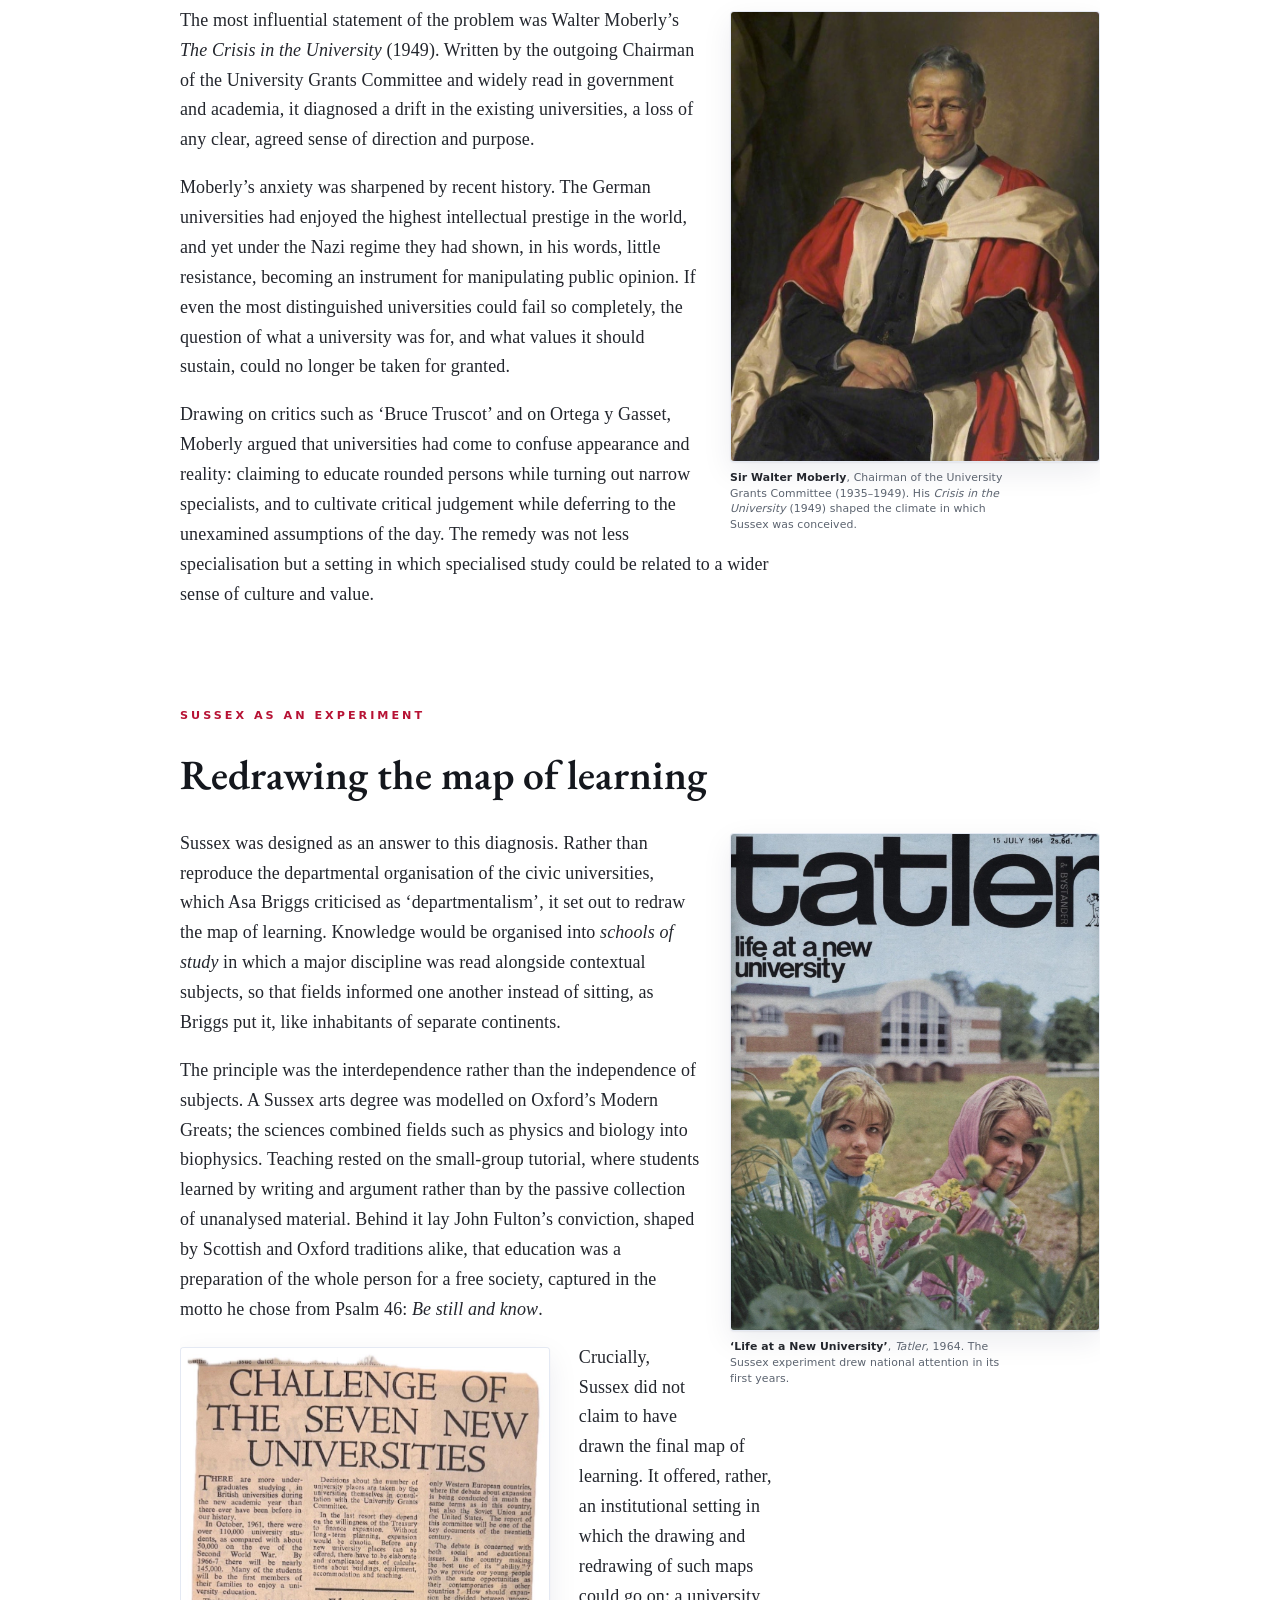
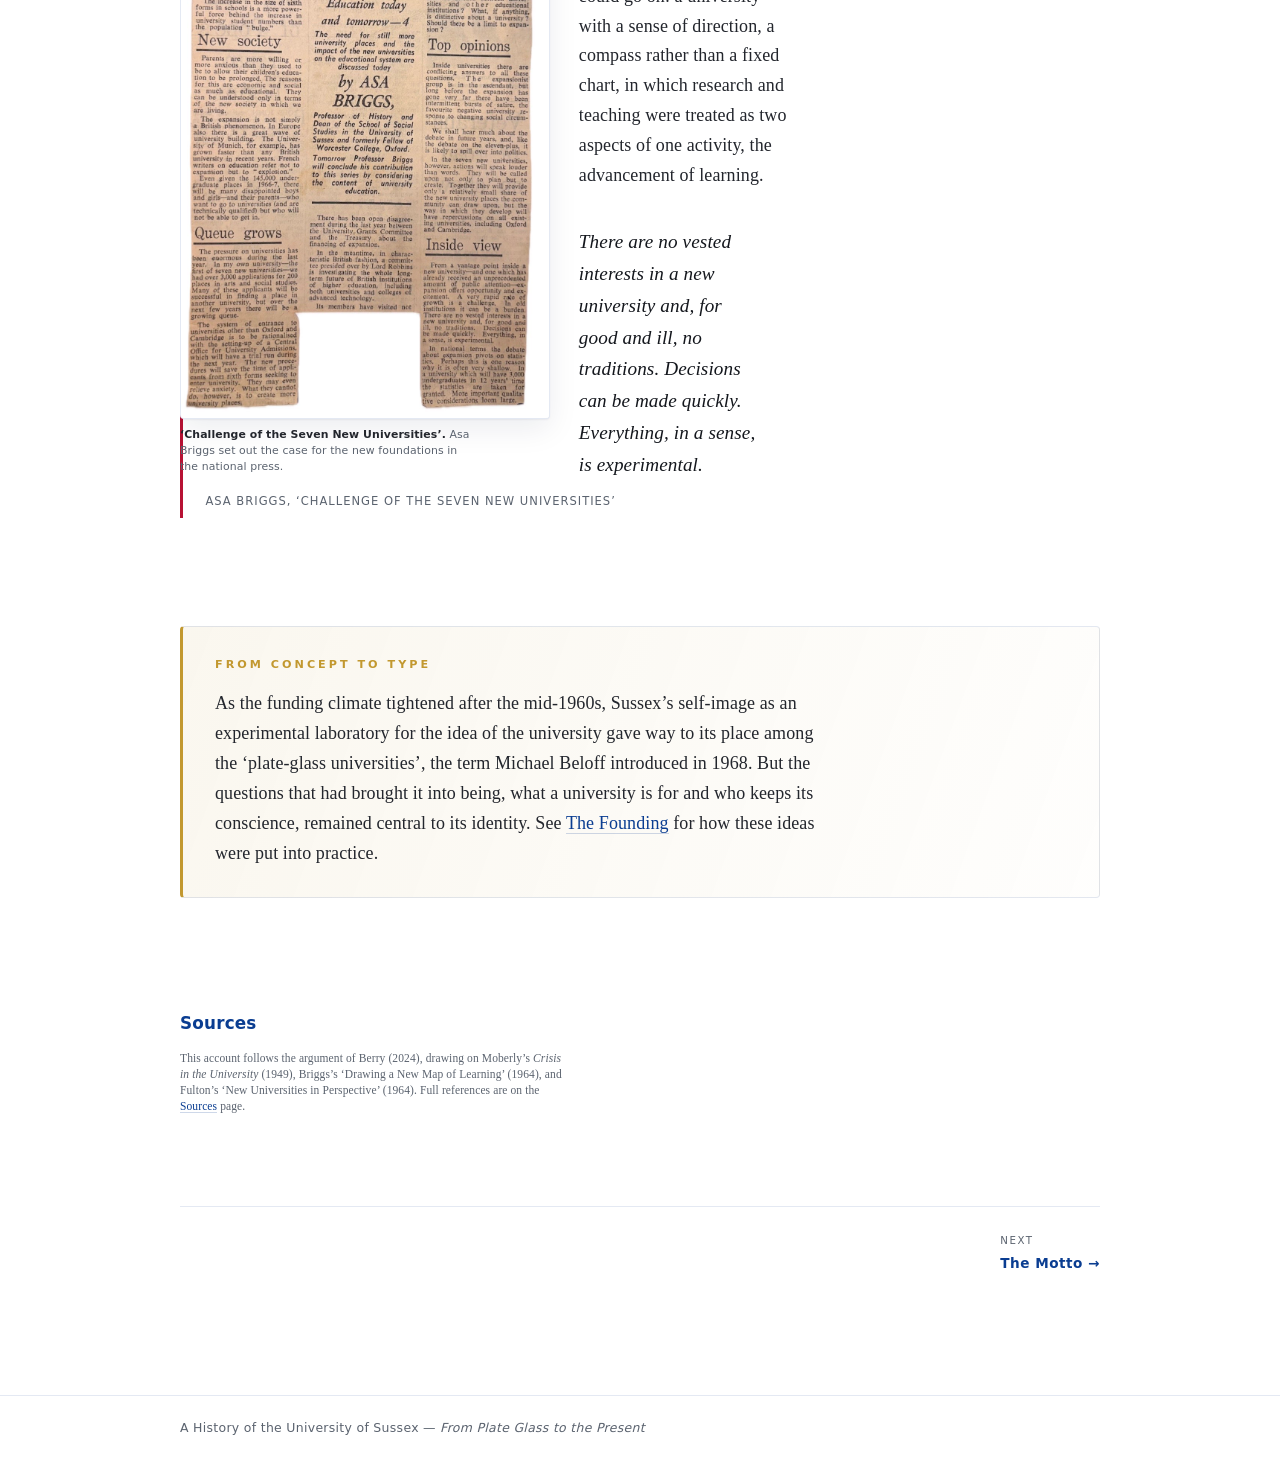
<file: concept.html>
<!DOCTYPE html>
<html lang="en">
<head>
  <meta charset="utf-8">
  <meta name="viewport" content="width=device-width, initial-scale=1">
  <title>The Concept of the University · A History of the University of Sussex</title>
  <meta name="description" content="The idea of the university behind Sussex: Newman and the German model, the mid-century crisis diagnosed by Moberly, and Sussex as an experiment in the concept of the university.">
  <link rel="icon" type="image/svg+xml" href="assets/favicon.svg">
  <meta name="theme-color" content="#0a3d91">
  <meta property="og:image" content="https://history-of-universities.github.io/history-of-university-of-sussex/assets/brand/share-card.png?v=26">
  <meta property="og:image:width" content="1200">
  <meta property="og:image:height" content="630">
  <meta name="twitter:card" content="summary_large_image">
  <meta name="twitter:image" content="https://history-of-universities.github.io/history-of-university-of-sussex/assets/brand/share-card.png?v=26">
  <meta property="og:title" content="The Concept of the University · A History of the University of Sussex">
  <meta property="og:description" content="The idea of the university behind Sussex: Newman and the German model, the mid-century crisis diagnosed by Moberly, and Sussex as an experiment in the concept of the university.">
  <meta property="og:type" content="website">
  <meta property="og:url" content="https://history-of-universities.github.io/history-of-university-of-sussex/concept.html">
  <link rel="stylesheet" href="assets/css/site.css?v=26">
  <script src="assets/nav.js?v=26" defer></script>
  <script src="assets/lightbox.js?v=26" defer></script>
</head>
<body>
  <a class="skip-link" href="#main-content">Skip to content</a>
  <header class="site-header">
    <div class="wrap">
      <a class="brand" href="./" aria-label="A History of the University of Sussex — home">
        <svg viewBox="0 0 32 32" aria-hidden="true">
          <path d="M4 4 H28 V17 C28 24 22 28 16 30 C10 28 4 24 4 17 Z" fill="#f3f1ea" stroke="#1a1c20" stroke-width="1.1"/>
          <clipPath id="bsh"><path d="M4 4 H28 V17 C28 24 22 28 16 30 C10 28 4 24 4 17 Z"/></clipPath>
          <g clip-path="url(#bsh)">
            <path d="M16 11 L4.5 22 L7.5 22 L16 14 Z" fill="#0a3d91"/>
            <path d="M16 11 L27.5 22 L24.5 22 L16 14 Z" fill="#b71234"/>
          </g>
          <g fill="#c2982f"><circle cx="11" cy="18.4" r="1.25"/><circle cx="16" cy="15.2" r="1.25"/><circle cx="21" cy="18.4" r="1.25"/></g>
        </svg>
        <span class="brand-block">
          <img class="brand-wordmark" src="assets/brand/wordmark.svg?v=26" alt="A History of the University of Sussex">
        </span>
      </a>
      <button class="nav-toggle" aria-label="Open menu" aria-expanded="false"><span class="bars" aria-hidden="true">&#9776;</span>&nbsp;Menu</button>
      <nav class="site-nav" id="site-nav">
        <a class="nav-top nav-direct" href="./">Home</a>
        <div class="nav-group">
          <button class="nav-top" type="button" aria-expanded="false">Sussex <span class="caret">&#9662;</span></button>
          <div class="nav-menu">
            <a href="founding.html">Founding</a>
            <a href="concept.html" aria-current="page">The Concept</a>
            <a href="motto.html">The Motto</a>
            <a href="early-history.html">Early History</a>
            <a href="campus.html">Campus</a>
            <a href="people.html">People</a>
            <a href="arms.html">The Arms</a>
          </div>
        </div>
        <a class="nav-top nav-direct" href="timeline.html">Timeline</a>
        <a class="nav-top nav-direct" href="bibliography.html">Sources</a>
        <a class="nav-top nav-direct" href="about.html">About</a>
      </nav>
    </div>
  </header>

  <main class="content" id="main-content">
    <div class="wrap">

      <section class="block lede">
        <span class="kicker">The concept</span>
        <h2>What is a university for?</h2>
        <p>Sussex was unusual among institutions in that it had to answer a question before it could open its doors: not where, or how large, but what a university was actually <em>for</em>. It was conceived as an experiment in the idea of the university itself, at a moment when that idea was felt to be in crisis. To understand the university that opened at Falmer in 1961 is to follow an argument about higher education that had been running for over a century.</p>
      </section>

      <div class="rule" aria-hidden="true">◆ ◆ ◆</div>

      <section class="block">
        <span class="kicker">The inheritance</span>
        <h2>Newman, the German model, and the Victorian reform</h2>
        <figure class="fig fig-right">
          <img src="assets/images/web/mark-pattison.jpg" alt="Mark Pattison, Rector of Lincoln College, Oxford, 1861–1884" width="850" height="1100" loading="lazy" decoding="async">
          <figcaption><b>Mark Pattison</b>, Rector of Lincoln College, Oxford (1861&ndash;1884), a leading Victorian advocate of learning and the endowment of research as the heart of the university.</figcaption>
        </figure>
        <p>Two ideas of the university stood behind the British debate. One was John Henry Newman&rsquo;s vision of a community for the cultivation of the intellect and the transmission of a shared culture. The other was the German research university, the Humboldtian model that married teaching to original inquiry and that, by the later nineteenth century, had become the envied standard of the scholarly world.</p>
        <p>In Victorian Oxford, reformers such as Mark Pattison argued for moving the university towards learning and the endowment of research, against a college system geared mainly to examination. These competing emphases, the cultivation of persons, the transmission of culture, and the advancement of knowledge, were the inheritance that any new university of the twentieth century would have to reconcile.</p>
      </section>

      <section class="block">
        <span class="kicker">The crisis</span>
        <h2>A diagnosis of drift</h2>
        <figure class="fig fig-right">
          <img src="assets/images/web/moberly.jpg" alt="Sir Walter Moberly" width="819" height="1000" loading="lazy" decoding="async">
          <figcaption><b>Sir Walter Moberly</b>, Chairman of the University Grants Committee (1935&ndash;1949). His <em>Crisis in the University</em> (1949) shaped the climate in which Sussex was conceived.</figcaption>
        </figure>
        <p>The most influential statement of the problem was Walter Moberly&rsquo;s <em>The Crisis in the University</em> (1949). Written by the outgoing Chairman of the University Grants Committee and widely read in government and academia, it diagnosed a drift in the existing universities, a loss of any clear, agreed sense of direction and purpose.</p>
        <p>Moberly&rsquo;s anxiety was sharpened by recent history. The German universities had enjoyed the highest intellectual prestige in the world, and yet under the Nazi regime they had shown, in his words, little resistance, becoming an instrument for manipulating public opinion. If even the most distinguished universities could fail so completely, the question of what a university was for, and what values it should sustain, could no longer be taken for granted.</p>
        <p>Drawing on critics such as &lsquo;Bruce Truscot&rsquo; and on Ortega y Gasset, Moberly argued that universities had come to confuse appearance and reality: claiming to educate rounded persons while turning out narrow specialists, and to cultivate critical judgement while deferring to the unexamined assumptions of the day. The remedy was not less specialisation but a setting in which specialised study could be related to a wider sense of culture and value.</p>
      </section>

      <section class="block">
        <span class="kicker">Sussex as an experiment</span>
        <h2>Redrawing the map of learning</h2>
        <figure class="fig fig-right">
          <img src="assets/images/web/tatler-1964.jpg" alt="Tatler feature: Life at a New University, 1964" width="1187" height="1600" loading="lazy" decoding="async">
          <figcaption><b>&lsquo;Life at a New University&rsquo;</b>, <em>Tatler</em>, 1964. The Sussex experiment drew national attention in its first years.</figcaption>
        </figure>
        <p>Sussex was designed as an answer to this diagnosis. Rather than reproduce the departmental organisation of the civic universities, which Asa Briggs criticised as &lsquo;departmentalism&rsquo;, it set out to redraw the map of learning. Knowledge would be organised into <em>schools of study</em> in which a major discipline was read alongside contextual subjects, so that fields informed one another instead of sitting, as Briggs put it, like inhabitants of separate continents.</p>
        <p>The principle was the interdependence rather than the independence of subjects. A Sussex arts degree was modelled on Oxford&rsquo;s Modern Greats; the sciences combined fields such as physics and biology into biophysics. Teaching rested on the small-group tutorial, where students learned by writing and argument rather than by the passive collection of unanalysed material. Behind it lay John Fulton&rsquo;s conviction, shaped by Scottish and Oxford traditions alike, that education was a preparation of the whole person for a free society, captured in the motto he chose from Psalm 46: <em>Be still and know</em>.</p>
        <figure class="fig fig-left">
          <img src="assets/images/web/briggs-seven-universities.jpg" alt="Press feature by Asa Briggs, 'Challenge of the Seven New Universities'" width="989" height="1800" loading="lazy" decoding="async">
          <figcaption><b>&lsquo;Challenge of the Seven New Universities&rsquo;.</b> Asa Briggs set out the case for the new foundations in the national press.</figcaption>
        </figure>
        <p>Crucially, Sussex did not claim to have drawn the final map of learning. It offered, rather, an institutional setting in which the drawing and redrawing of such maps could go on: a university with a sense of direction, a compass rather than a fixed chart, in which research and teaching were treated as two aspects of one activity, the advancement of learning.</p>
        <blockquote class="pull">There are no vested interests in a new university and, for good and ill, no traditions. Decisions can be made quickly. Everything, in a sense, is experimental.
          <cite>Asa Briggs, &lsquo;Challenge of the Seven New Universities&rsquo;</cite></blockquote>
      </section>

      <section class="block">
        <div class="callout">
          <span class="kicker">From concept to type</span>
          <p>As the funding climate tightened after the mid-1960s, Sussex&rsquo;s self-image as an experimental laboratory for the idea of the university gave way to its place among the &lsquo;plate-glass universities&rsquo;, the term Michael Beloff introduced in 1968. But the questions that had brought it into being, what a university is for and who keeps its conscience, remained central to its identity. See <a href="founding.html">The Founding</a> for how these ideas were put into practice.</p>
        </div>
      </section>

      <section class="block reading">
        <h3>Sources</h3>
        <p>This account follows the argument of Berry (2024), drawing on Moberly&rsquo;s <em>Crisis in the University</em> (1949), Briggs&rsquo;s &lsquo;Drawing a New Map of Learning&rsquo; (1964), and Fulton&rsquo;s &lsquo;New Universities in Perspective&rsquo; (1964). Full references are on the <a href="bibliography.html">Sources</a> page.</p>
      </section>


      <nav class="chapter-nav"><a href="motto.html"><span class="lbl">Next</span>The Motto &rarr;</a></nav>

    </div>
  </main>

  <footer class="site-footer">
    <div class="wrap">
      <div>A History of the University of Sussex — <em>From Plate Glass to the Present</em></div>
    </div>
  </footer>
</body>
</html>
</file>
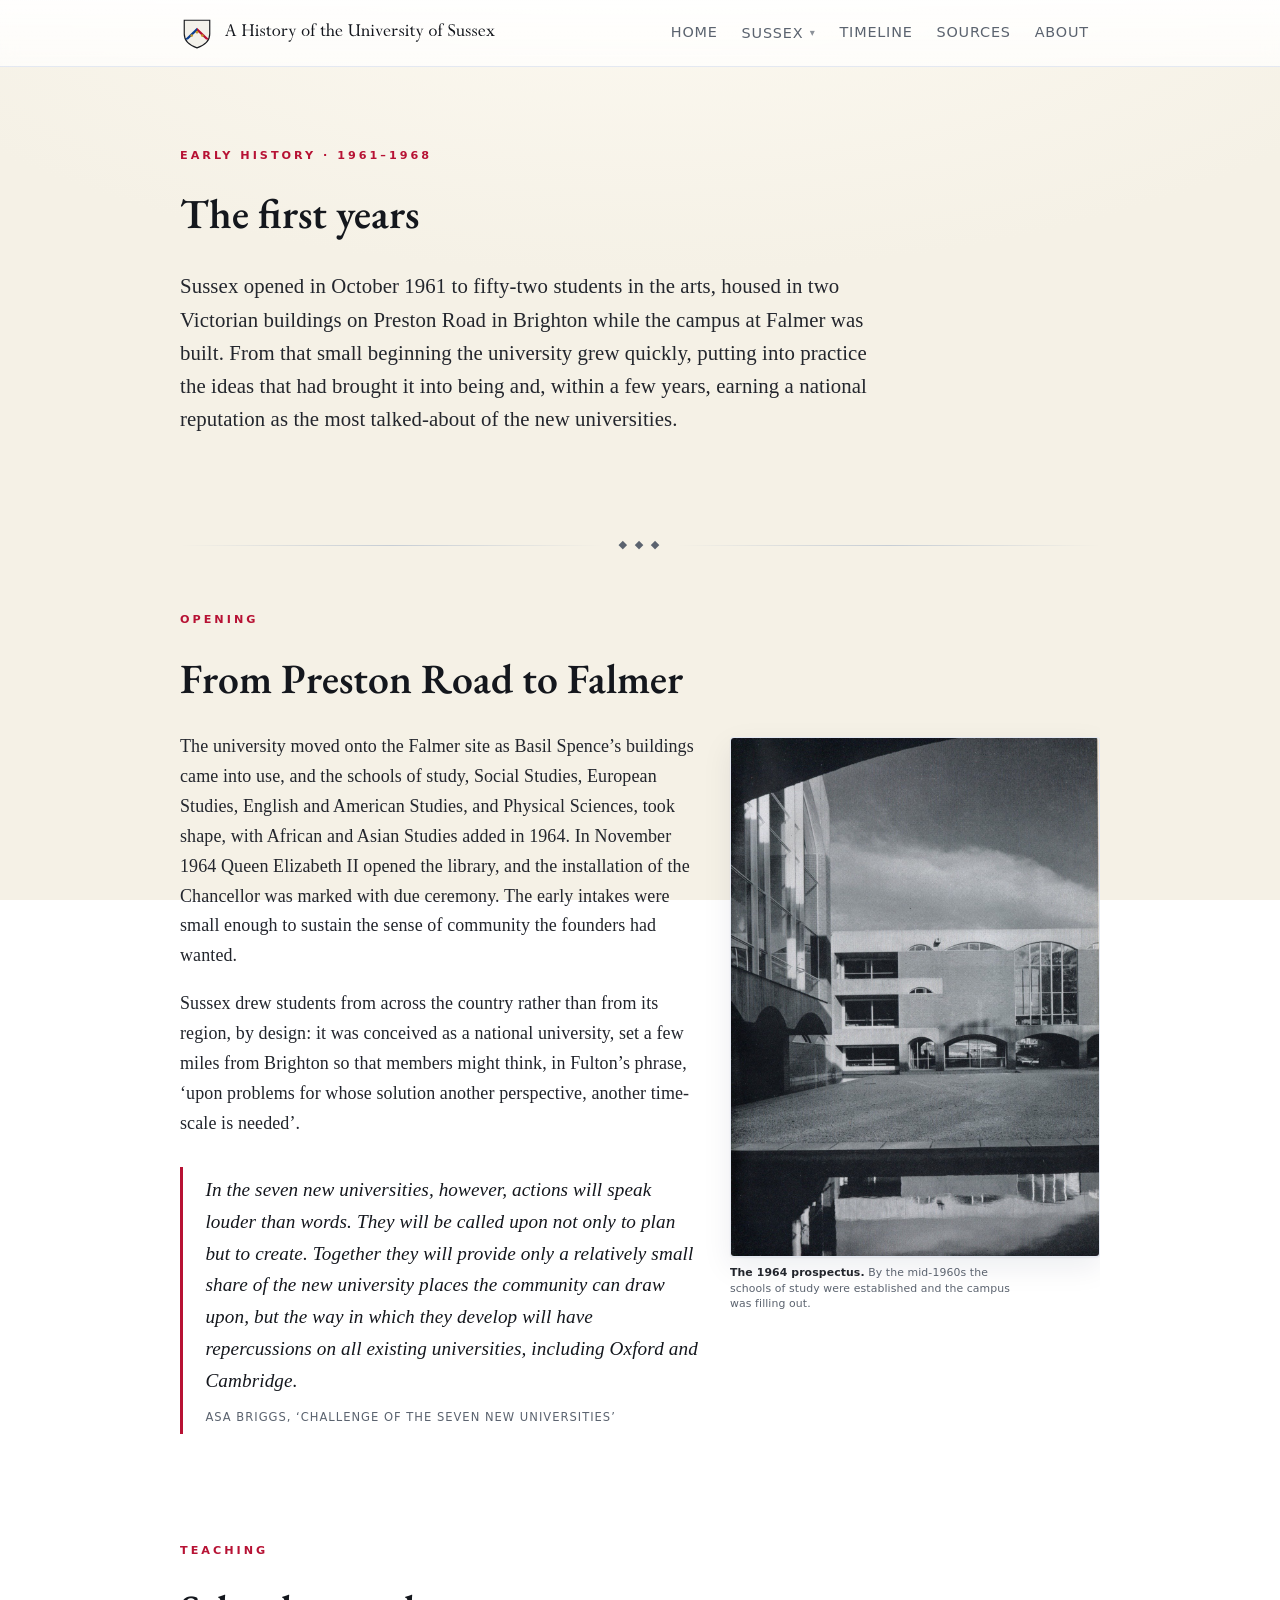
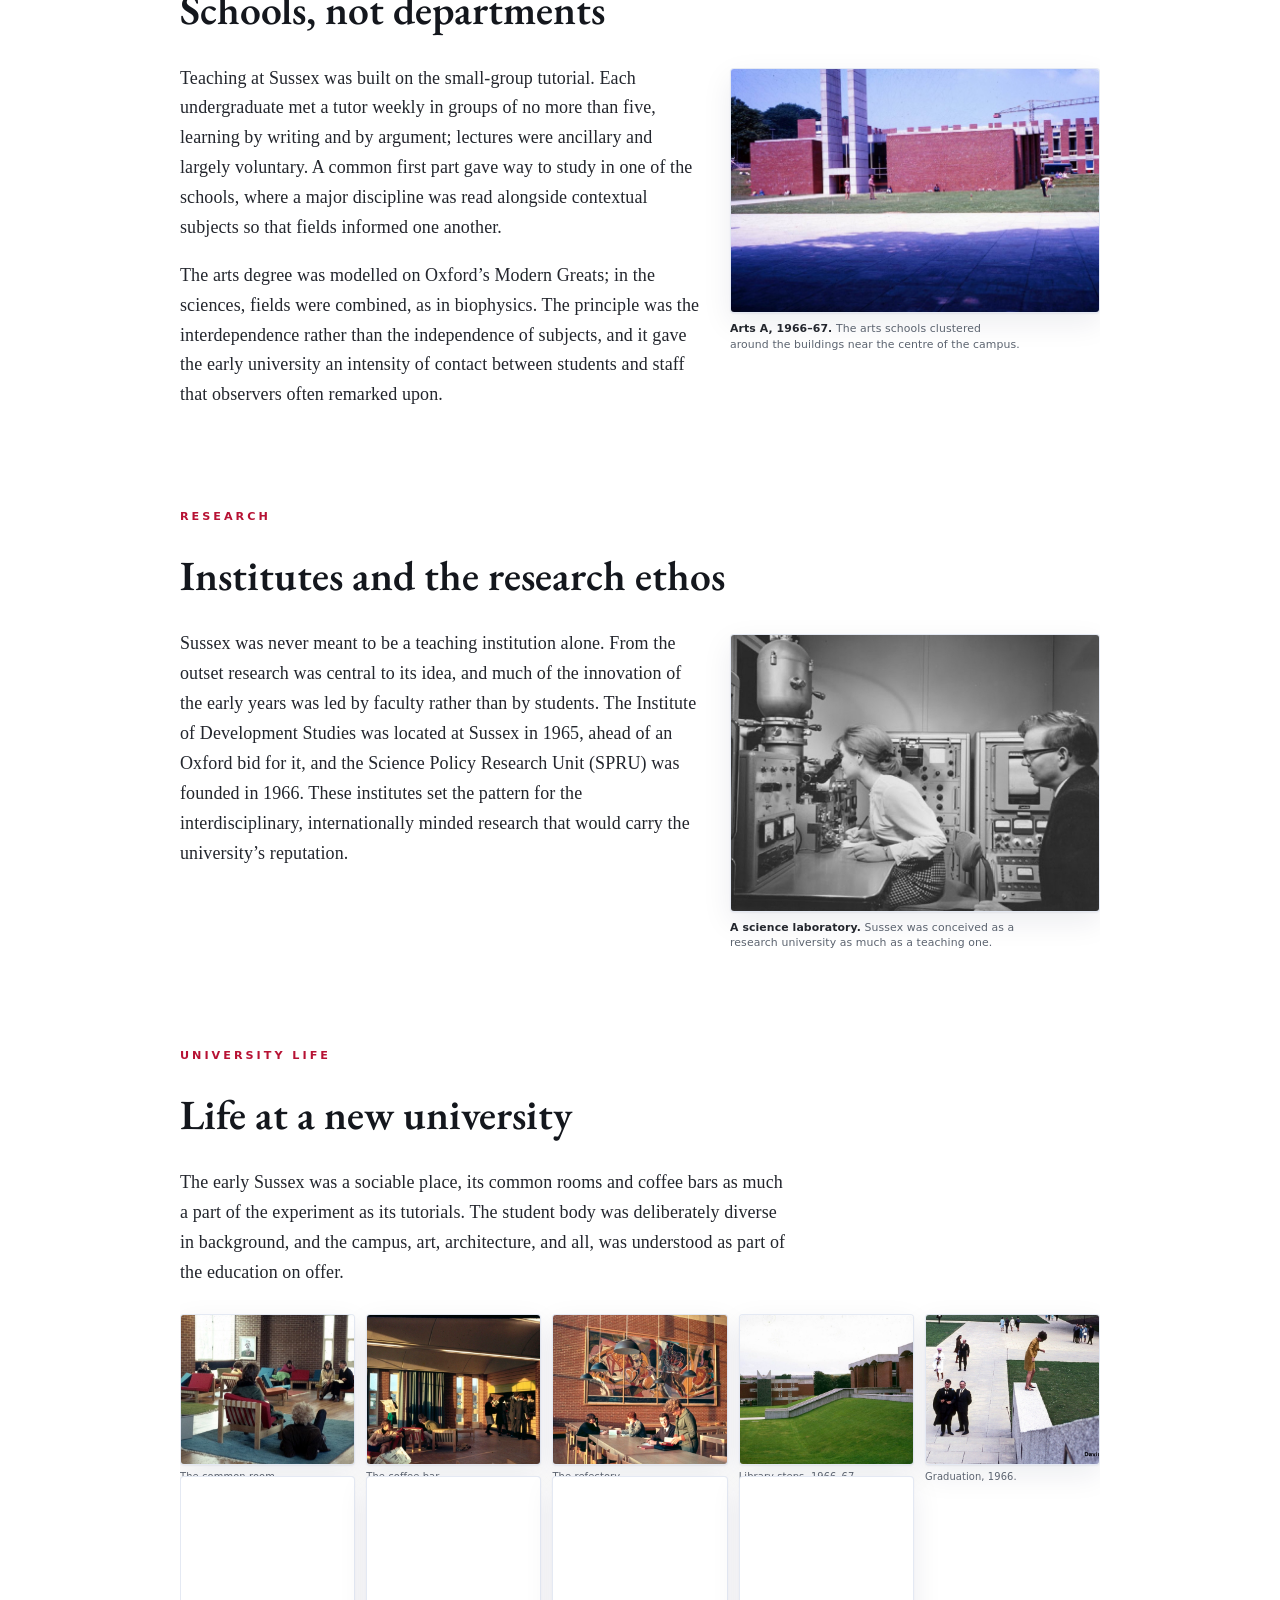
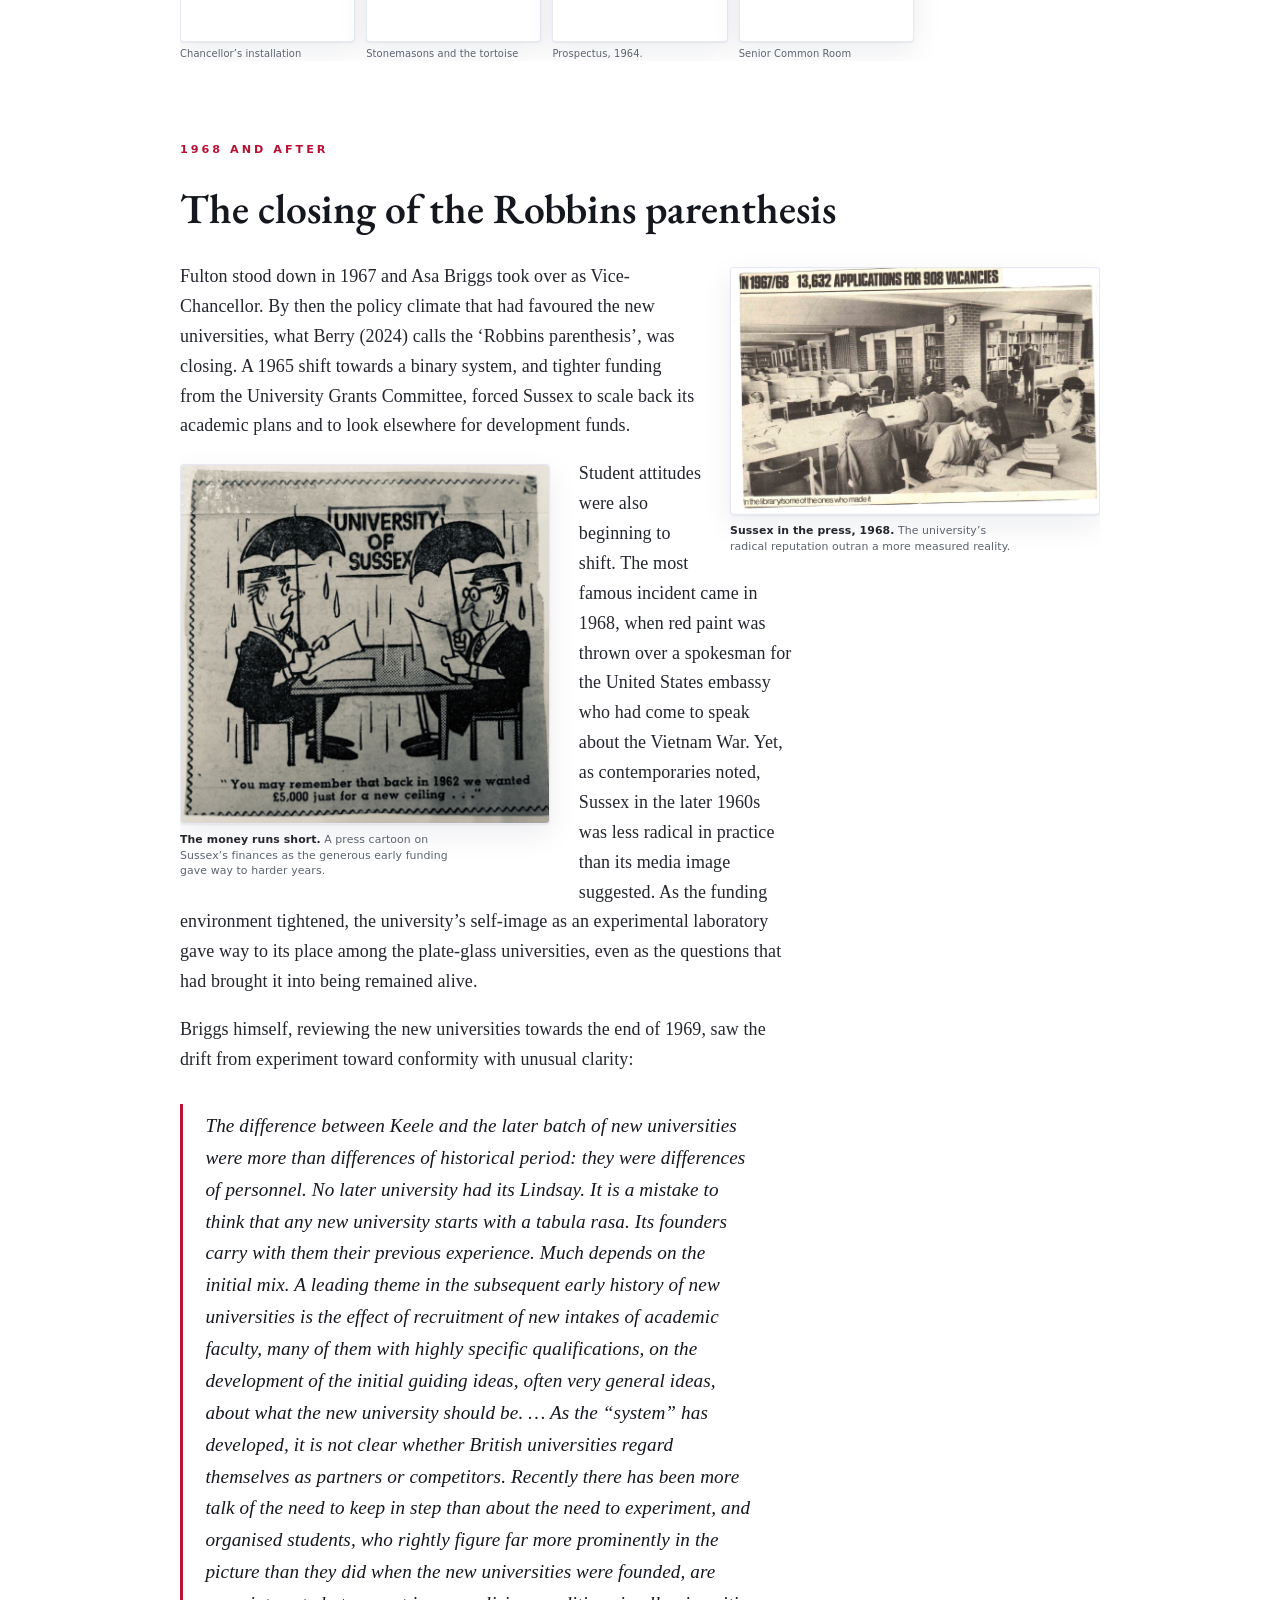
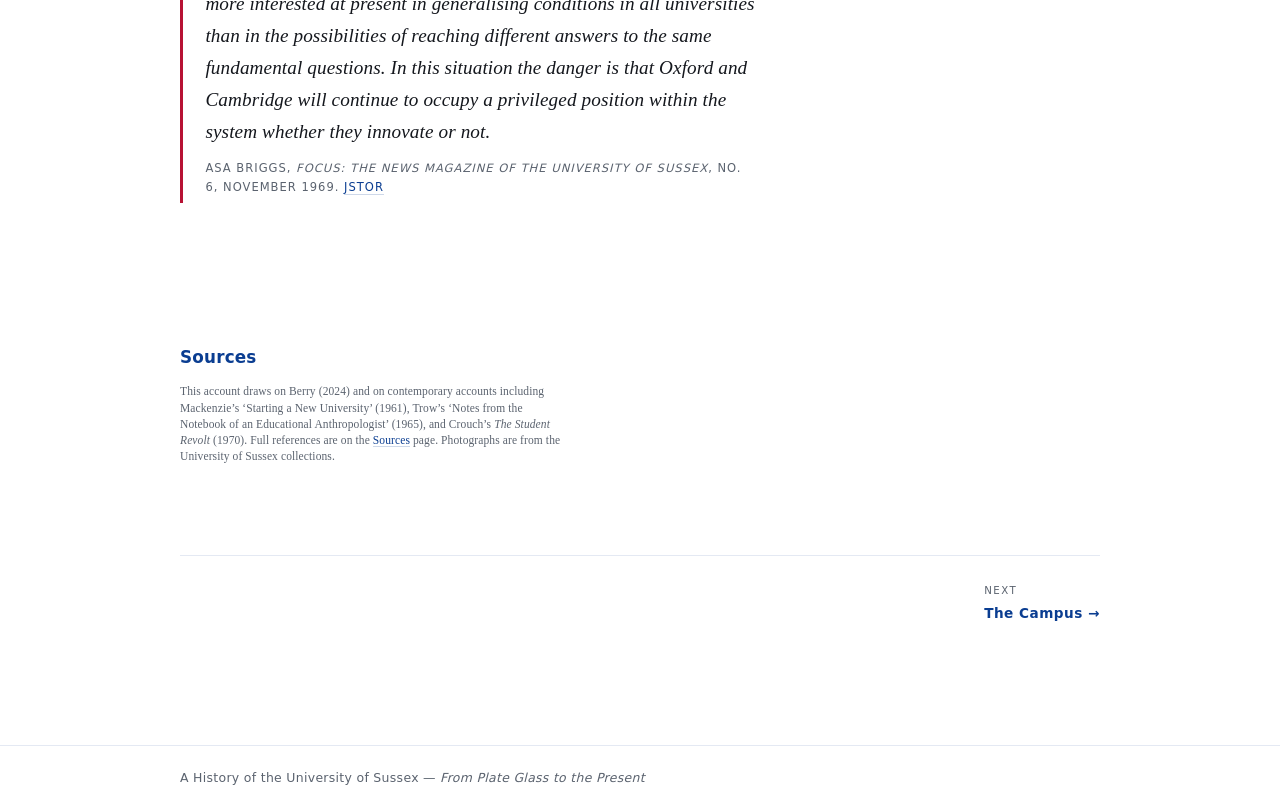
<file: early-history.html>
<!DOCTYPE html>
<html lang="en">
<head>
  <meta charset="utf-8">
  <meta name="viewport" content="width=device-width, initial-scale=1">
  <title>Early History · A History of the University of Sussex</title>
  <meta name="description" content="The early years of the University of Sussex, 1961–1968: opening in Brighton, the schools and the tutorial, the research institutes, student life, and the closing of the Robbins parenthesis.">
  <link rel="icon" type="image/svg+xml" href="assets/favicon.svg">
  <meta name="theme-color" content="#0a3d91">
  <meta property="og:image" content="https://history-of-universities.github.io/history-of-university-of-sussex/assets/brand/share-card.png?v=26">
  <meta property="og:image:width" content="1200">
  <meta property="og:image:height" content="630">
  <meta name="twitter:card" content="summary_large_image">
  <meta name="twitter:image" content="https://history-of-universities.github.io/history-of-university-of-sussex/assets/brand/share-card.png?v=26">
  <meta property="og:title" content="Early History · A History of the University of Sussex">
  <meta property="og:description" content="The early years of the University of Sussex, 1961–1968: opening in Brighton, the schools and the tutorial, the research institutes, student life, and the closing of the Robbins parenthesis.">
  <meta property="og:type" content="website">
  <meta property="og:url" content="https://history-of-universities.github.io/history-of-university-of-sussex/early-history.html">
  <link rel="stylesheet" href="assets/css/site.css?v=26">
  <script src="assets/nav.js?v=26" defer></script>
  <script src="assets/lightbox.js?v=26" defer></script>
</head>
<body>
  <a class="skip-link" href="#main-content">Skip to content</a>
  <header class="site-header">
    <div class="wrap">
      <a class="brand" href="./" aria-label="A History of the University of Sussex — home">
        <svg viewBox="0 0 32 32" aria-hidden="true">
          <path d="M4 4 H28 V17 C28 24 22 28 16 30 C10 28 4 24 4 17 Z" fill="#f3f1ea" stroke="#1a1c20" stroke-width="1.1"/>
          <clipPath id="bsh"><path d="M4 4 H28 V17 C28 24 22 28 16 30 C10 28 4 24 4 17 Z"/></clipPath>
          <g clip-path="url(#bsh)">
            <path d="M16 11 L4.5 22 L7.5 22 L16 14 Z" fill="#0a3d91"/>
            <path d="M16 11 L27.5 22 L24.5 22 L16 14 Z" fill="#b71234"/>
          </g>
          <g fill="#c2982f"><circle cx="11" cy="18.4" r="1.25"/><circle cx="16" cy="15.2" r="1.25"/><circle cx="21" cy="18.4" r="1.25"/></g>
        </svg>
        <span class="brand-block">
          <img class="brand-wordmark" src="assets/brand/wordmark.svg?v=26" alt="A History of the University of Sussex">
        </span>
      </a>
      <button class="nav-toggle" aria-label="Open menu" aria-expanded="false"><span class="bars" aria-hidden="true">&#9776;</span>&nbsp;Menu</button>
      <nav class="site-nav" id="site-nav">
        <a class="nav-top nav-direct" href="./">Home</a>
        <div class="nav-group">
          <button class="nav-top" type="button" aria-expanded="false">Sussex <span class="caret">&#9662;</span></button>
          <div class="nav-menu">
            <a href="founding.html">Founding</a>
            <a href="concept.html">The Concept</a>
            <a href="motto.html">The Motto</a>
            <a href="early-history.html" aria-current="page">Early History</a>
            <a href="campus.html">Campus</a>
            <a href="people.html">People</a>
            <a href="arms.html">The Arms</a>
          </div>
        </div>
        <a class="nav-top nav-direct" href="timeline.html">Timeline</a>
        <a class="nav-top nav-direct" href="bibliography.html">Sources</a>
        <a class="nav-top nav-direct" href="about.html">About</a>
      </nav>
    </div>
  </header>

  <main class="content" id="main-content">
    <div class="wrap">

      <section class="block lede">
        <span class="kicker">Early history · 1961&ndash;1968</span>
        <h2>The first years</h2>
        <p>Sussex opened in October 1961 to fifty-two students in the arts, housed in two Victorian buildings on Preston Road in Brighton while the campus at Falmer was built. From that small beginning the university grew quickly, putting into practice the ideas that had brought it into being and, within a few years, earning a national reputation as the most talked-about of the new universities.</p>
      </section>

      <div class="rule" aria-hidden="true">◆ ◆ ◆</div>

      <section class="block">
        <span class="kicker">Opening</span>
        <h2>From Preston Road to Falmer</h2>
        <figure class="fig fig-right">
          <img src="assets/images/web/prospectus-1964-a.jpg" alt="University of Sussex prospectus, 1964" width="1137" height="1600" loading="lazy" decoding="async">
          <figcaption><b>The 1964 prospectus.</b> By the mid-1960s the schools of study were established and the campus was filling out.</figcaption>
        </figure>
        <p>The university moved onto the Falmer site as Basil Spence&rsquo;s buildings came into use, and the schools of study, Social Studies, European Studies, English and American Studies, and Physical Sciences, took shape, with African and Asian Studies added in 1964. In November 1964 Queen Elizabeth II opened the library, and the installation of the Chancellor was marked with due ceremony. The early intakes were small enough to sustain the sense of community the founders had wanted.</p>
        <p>Sussex drew students from across the country rather than from its region, by design: it was conceived as a national university, set a few miles from Brighton so that members might think, in Fulton&rsquo;s phrase, &lsquo;upon problems for whose solution another perspective, another time-scale is needed&rsquo;.</p>
        <blockquote class="pull">In the seven new universities, however, actions will speak louder than words. They will be called upon not only to plan but to create. Together they will provide only a relatively small share of the new university places the community can draw upon, but the way in which they develop will have repercussions on all existing universities, including Oxford and Cambridge.
          <cite>Asa Briggs, &lsquo;Challenge of the Seven New Universities&rsquo;</cite></blockquote>
      </section>

      <section class="block">
        <span class="kicker">Teaching</span>
        <h2>Schools, not departments</h2>
        <figure class="fig fig-right">
          <img src="assets/images/web/arts-a-1966.jpg" alt="Arts A building, University of Sussex, 1966–67" width="1500" height="989" loading="lazy" decoding="async">
          <figcaption><b>Arts A, 1966&ndash;67.</b> The arts schools clustered around the buildings near the centre of the campus.</figcaption>
        </figure>
        <p>Teaching at Sussex was built on the small-group tutorial. Each undergraduate met a tutor weekly in groups of no more than five, learning by writing and by argument; lectures were ancillary and largely voluntary. A common first part gave way to study in one of the schools, where a major discipline was read alongside contextual subjects so that fields informed one another.</p>
        <p>The arts degree was modelled on Oxford&rsquo;s Modern Greats; in the sciences, fields were combined, as in biophysics. The principle was the interdependence rather than the independence of subjects, and it gave the early university an intensity of contact between students and staff that observers often remarked upon.</p>
      </section>

      <section class="block">
        <span class="kicker">Research</span>
        <h2>Institutes and the research ethos</h2>
        <figure class="fig fig-right">
          <img src="assets/images/web/science-lab.jpg" alt="Science laboratory at the University of Sussex" width="1400" height="1048" loading="lazy" decoding="async">
          <figcaption><b>A science laboratory.</b> Sussex was conceived as a research university as much as a teaching one.</figcaption>
        </figure>
        <p>Sussex was never meant to be a teaching institution alone. From the outset research was central to its idea, and much of the innovation of the early years was led by faculty rather than by students. The Institute of Development Studies was located at Sussex in 1965, ahead of an Oxford bid for it, and the Science Policy Research Unit (SPRU) was founded in 1966. These institutes set the pattern for the interdisciplinary, internationally minded research that would carry the university&rsquo;s reputation.</p>
      </section>

      <section class="block">
        <span class="kicker">University life</span>
        <h2>Life at a new university</h2>
        <p>The early Sussex was a sociable place, its common rooms and coffee bars as much a part of the experiment as its tutorials. The student body was deliberately diverse in background, and the campus, art, architecture, and all, was understood as part of the education on offer.</p>
        <div class="gallery">
          <figure class="fig"><img src="assets/images/web/common-room.jpg" alt="Common room, University of Sussex, 1960s" width="1400" height="1030" loading="lazy" decoding="async"><figcaption>The common room.</figcaption></figure>
          <figure class="fig"><img src="assets/images/web/coffee-bar.jpg" alt="Coffee bar in the common room, 1960s" width="1500" height="1012" loading="lazy" decoding="async"><figcaption>The coffee bar.</figcaption></figure>
          <figure class="fig"><img src="assets/images/web/refectory-1960s.jpg" alt="Refectory, University of Sussex, 1960s" width="1500" height="1009" loading="lazy" decoding="async"><figcaption>The refectory.</figcaption></figure>
          <figure class="fig"><img src="assets/images/web/library-steps-1966.jpg" alt="Library steps, 1966–67" width="1400" height="923" loading="lazy" decoding="async"><figcaption>Library steps, 1966&ndash;67.</figcaption></figure>
          <figure class="fig"><img src="assets/images/web/graduation-1966.jpg" alt="Graduation, 1966" width="1600" height="962" loading="lazy" decoding="async"><figcaption>Graduation, 1966.</figcaption></figure>
          <figure class="fig"><img src="assets/images/web/chancellor-installation-1963.jpg" alt="Programme for the installation of the Chancellor, 1963" width="1247" height="1600" loading="lazy" decoding="async"><figcaption>Chancellor&rsquo;s installation programme, 1963.</figcaption></figure>
          <figure class="fig"><img src="assets/images/web/tortoise-stonemasons.jpg" alt="Stonemasons who created the tortoise sculptures by the Arts A pond" width="1500" height="1188" loading="lazy" decoding="async"><figcaption>Stonemasons and the tortoise sculptures by the Arts&nbsp;A pond.</figcaption></figure>
          <figure class="fig"><img src="assets/images/web/prospectus-1964-b.jpg" alt="University of Sussex prospectus, 1964" width="1581" height="1600" loading="lazy" decoding="async"><figcaption>Prospectus, 1964.</figcaption></figure>
          <figure class="fig"><img src="assets/images/web/scr-card-1971-72.jpg" alt="Senior Common Room membership card, 1971–72" width="1400" height="825" loading="lazy" decoding="async"><figcaption>Senior Common Room membership card, 1971&ndash;72.</figcaption></figure>
        </div>
      </section>

      <section class="block">
        <span class="kicker">1968 and after</span>
        <h2>The closing of the Robbins parenthesis</h2>
        <figure class="fig fig-right">
          <img src="assets/images/web/sussex-1968-clipping.jpg" alt="Press clipping about the University of Sussex, 1968" width="1600" height="1070" loading="lazy" decoding="async">
          <figcaption><b>Sussex in the press, 1968.</b> The university&rsquo;s radical reputation outran a more measured reality.</figcaption>
        </figure>
        <p>Fulton stood down in 1967 and Asa Briggs took over as Vice-Chancellor. By then the policy climate that had favoured the new universities, what Berry (2024) calls the &lsquo;Robbins parenthesis&rsquo;, was closing. A 1965 shift towards a binary system, and tighter funding from the University Grants Committee, forced Sussex to scale back its academic plans and to look elsewhere for development funds.</p>
        <figure class="fig fig-left">
          <img src="assets/images/web/funding-cartoon.jpg" alt="Press cartoon on University of Sussex finances" width="1500" height="1458" loading="lazy" decoding="async">
          <figcaption><b>The money runs short.</b> A press cartoon on Sussex&rsquo;s finances as the generous early funding gave way to harder years.</figcaption>
        </figure>
        <p>Student attitudes were also beginning to shift. The most famous incident came in 1968, when red paint was thrown over a spokesman for the United States embassy who had come to speak about the Vietnam War. Yet, as contemporaries noted, Sussex in the later 1960s was less radical in practice than its media image suggested. As the funding environment tightened, the university&rsquo;s self-image as an experimental laboratory gave way to its place among the plate-glass universities, even as the questions that had brought it into being remained alive.</p>
        <p>Briggs himself, reviewing the new universities towards the end of 1969, saw the drift from experiment toward conformity with unusual clarity:</p>
        <blockquote class="pull">The difference between Keele and the later batch of new universities were more than differences of historical period: they were differences of personnel. No later university had its Lindsay. It is a mistake to think that any new university starts with a tabula rasa. Its founders carry with them their previous experience. Much depends on the initial mix. A leading theme in the subsequent early history of new universities is the effect of recruitment of new intakes of academic faculty, many of them with highly specific qualifications, on the development of the initial guiding ideas, often very general ideas, about what the new university should be. &hellip; As the &ldquo;system&rdquo; has developed, it is not clear whether British universities regard themselves as partners or competitors. Recently there has been more talk of the need to keep in step than about the need to experiment, and organised students, who rightly figure far more prominently in the picture than they did when the new universities were founded, are more interested at present in generalising conditions in all universities than in the possibilities of reaching different answers to the same fundamental questions. In this situation the danger is that Oxford and Cambridge will continue to occupy a privileged position within the system whether they innovate or not.
          <cite>Asa Briggs, <em>Focus: The News Magazine of the University of Sussex</em>, No. 6, November 1969. <a href="https://www.jstor.org/stable/community.39154217">JSTOR</a></cite></blockquote>
      </section>

      <section class="block reading">
        <h3>Sources</h3>
        <p>This account draws on Berry (2024) and on contemporary accounts including Mackenzie&rsquo;s &lsquo;Starting a New University&rsquo; (1961), Trow&rsquo;s &lsquo;Notes from the Notebook of an Educational Anthropologist&rsquo; (1965), and Crouch&rsquo;s <em>The Student Revolt</em> (1970). Full references are on the <a href="bibliography.html">Sources</a> page. Photographs are from the University of Sussex collections.</p>
      </section>


      <nav class="chapter-nav"><a href="campus.html"><span class="lbl">Next</span>The Campus &rarr;</a></nav>

    </div>
  </main>

  <footer class="site-footer">
    <div class="wrap">
      <div>A History of the University of Sussex — <em>From Plate Glass to the Present</em></div>
    </div>
  </footer>
</body>
</html>
</file>
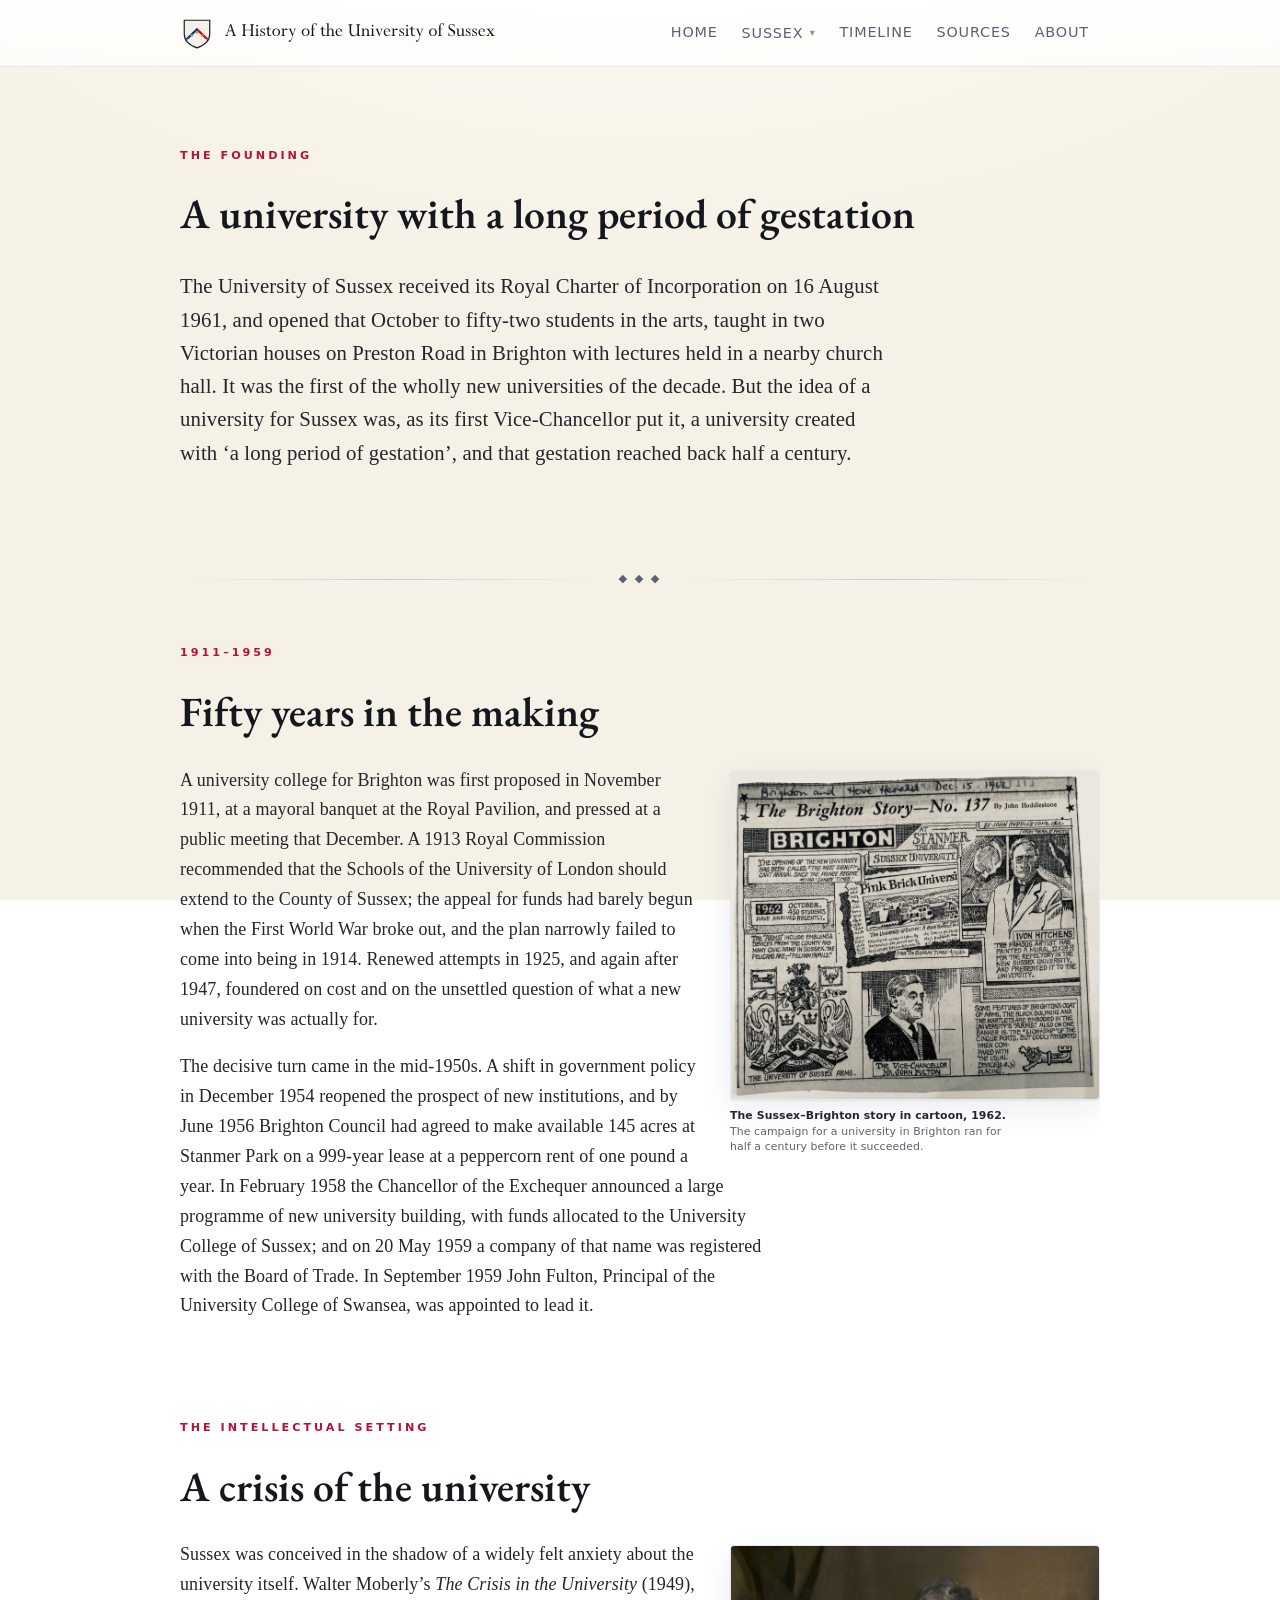
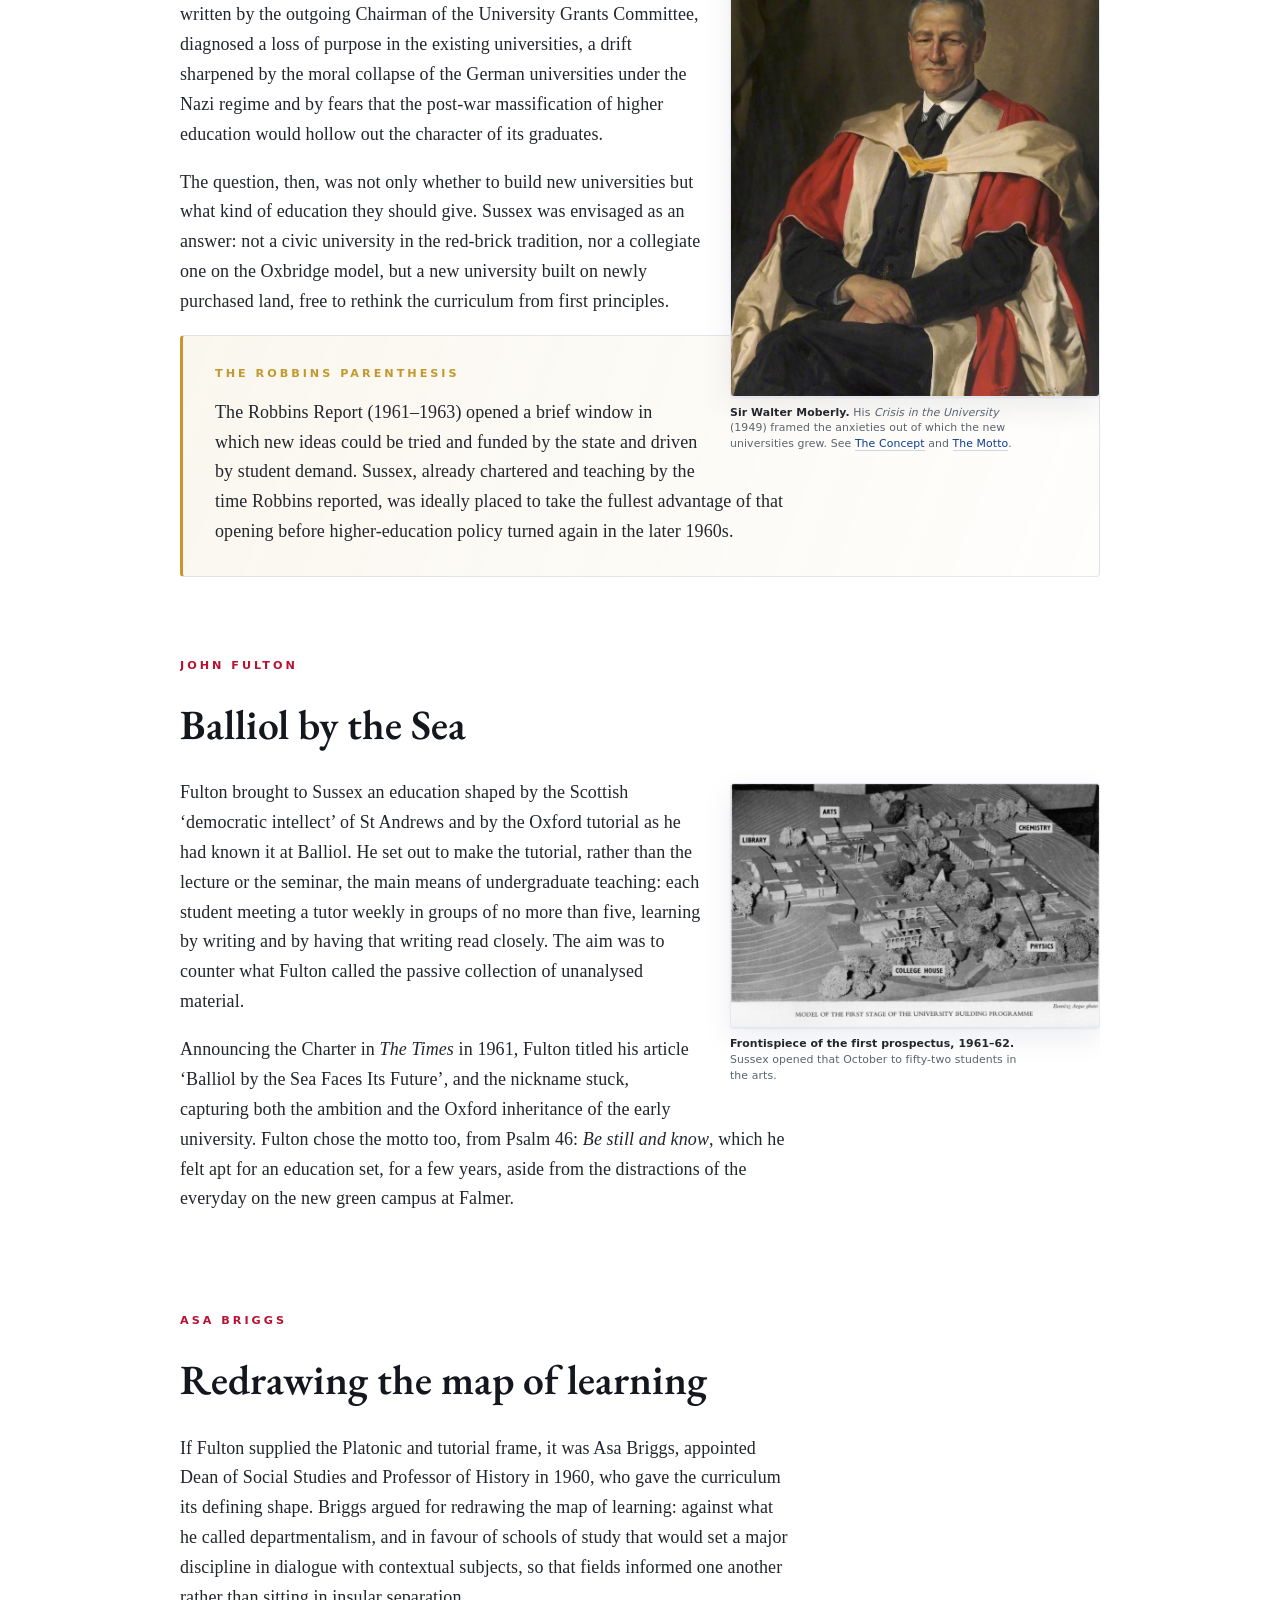
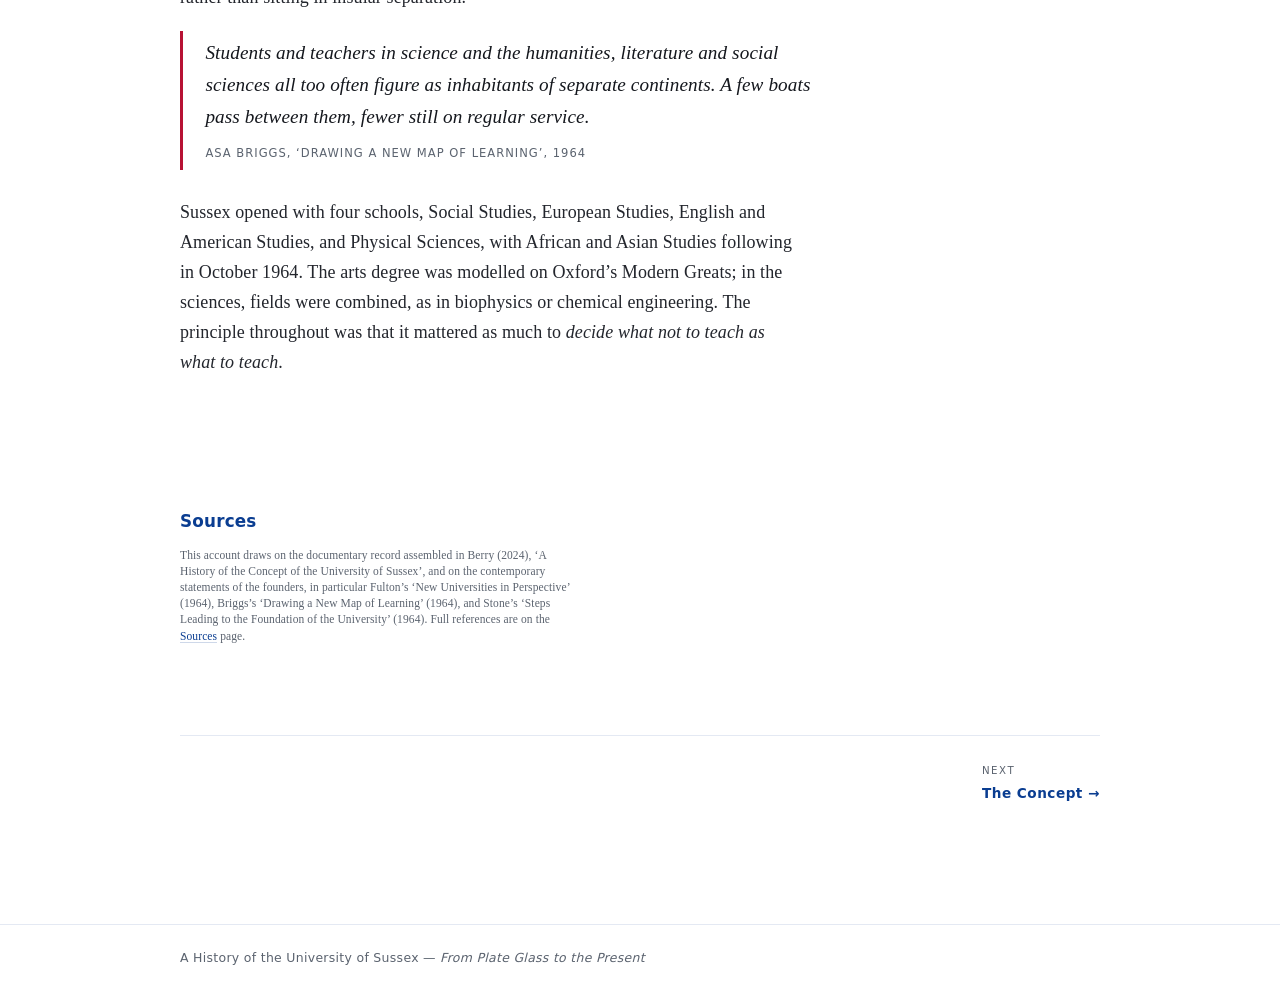
<file: founding.html>
<!DOCTYPE html>
<html lang="en">
<head>
  <meta charset="utf-8">
  <meta name="viewport" content="width=device-width, initial-scale=1">
  <title>The Founding · A History of the University of Sussex</title>
  <meta name="description" content="The founding of the University of Sussex: a fifty-year gestation from 1911, the mid-century crisis of the university, Fulton's Balliol-by-the-Sea, and Briggs's new map of learning.">
  <link rel="icon" type="image/svg+xml" href="assets/favicon.svg">
  <meta name="theme-color" content="#0a3d91">
  <meta property="og:image" content="https://history-of-universities.github.io/history-of-university-of-sussex/assets/brand/share-card.png?v=26">
  <meta property="og:image:width" content="1200">
  <meta property="og:image:height" content="630">
  <meta name="twitter:card" content="summary_large_image">
  <meta name="twitter:image" content="https://history-of-universities.github.io/history-of-university-of-sussex/assets/brand/share-card.png?v=26">
  <meta property="og:title" content="The Founding · A History of the University of Sussex">
  <meta property="og:description" content="The founding of the University of Sussex: a fifty-year gestation from 1911, the mid-century crisis of the university, Fulton&#x27;s Balliol-by-the-Sea, and Briggs&#x27;s new map of learning.">
  <meta property="og:type" content="website">
  <meta property="og:url" content="https://history-of-universities.github.io/history-of-university-of-sussex/founding.html">
  <link rel="stylesheet" href="assets/css/site.css?v=26">
  <script src="assets/nav.js?v=26" defer></script>
  <script src="assets/lightbox.js?v=26" defer></script>
</head>
<body>
  <a class="skip-link" href="#main-content">Skip to content</a>
  <header class="site-header">
    <div class="wrap">
      <a class="brand" href="./" aria-label="A History of the University of Sussex — home">
        <svg viewBox="0 0 32 32" aria-hidden="true">
          <path d="M4 4 H28 V17 C28 24 22 28 16 30 C10 28 4 24 4 17 Z" fill="#f3f1ea" stroke="#1a1c20" stroke-width="1.1"/>
          <clipPath id="bsh"><path d="M4 4 H28 V17 C28 24 22 28 16 30 C10 28 4 24 4 17 Z"/></clipPath>
          <g clip-path="url(#bsh)">
            <path d="M16 11 L4.5 22 L7.5 22 L16 14 Z" fill="#0a3d91"/>
            <path d="M16 11 L27.5 22 L24.5 22 L16 14 Z" fill="#b71234"/>
          </g>
          <g fill="#c2982f"><circle cx="11" cy="18.4" r="1.25"/><circle cx="16" cy="15.2" r="1.25"/><circle cx="21" cy="18.4" r="1.25"/></g>
        </svg>
        <span class="brand-block">
          <img class="brand-wordmark" src="assets/brand/wordmark.svg?v=26" alt="A History of the University of Sussex">
        </span>
      </a>
      <button class="nav-toggle" aria-label="Open menu" aria-expanded="false"><span class="bars" aria-hidden="true">&#9776;</span>&nbsp;Menu</button>
      <nav class="site-nav" id="site-nav">
        <a class="nav-top nav-direct" href="./">Home</a>
        <div class="nav-group">
          <button class="nav-top" type="button" aria-expanded="false">Sussex <span class="caret">&#9662;</span></button>
          <div class="nav-menu">
            <a href="founding.html" aria-current="page">Founding</a>
            <a href="concept.html">The Concept</a>
            <a href="motto.html">The Motto</a>
            <a href="early-history.html">Early History</a>
            <a href="campus.html">Campus</a>
            <a href="people.html">People</a>
            <a href="arms.html">The Arms</a>
          </div>
        </div>
        <a class="nav-top nav-direct" href="timeline.html">Timeline</a>
        <a class="nav-top nav-direct" href="bibliography.html">Sources</a>
        <a class="nav-top nav-direct" href="about.html">About</a>
      </nav>
    </div>
  </header>

  <main class="content" id="main-content">
    <div class="wrap">

      <section class="block lede">
        <span class="kicker">The founding</span>
        <h2>A university with a long period of gestation</h2>
        <p>The University of Sussex received its Royal Charter of Incorporation on 16 August 1961, and opened that October to fifty-two students in the arts, taught in two Victorian houses on Preston Road in Brighton with lectures held in a nearby church hall. It was the first of the wholly new universities of the decade. But the idea of a university for Sussex was, as its first Vice-Chancellor put it, a university created with &lsquo;a long period of gestation&rsquo;, and that gestation reached back half a century.</p>
      </section>

      <div class="rule" aria-hidden="true">◆ ◆ ◆</div>

      <section class="block">
        <span class="kicker">1911&ndash;1959</span>
        <h2>Fifty years in the making</h2>
        <figure class="fig fig-right">
          <img src="assets/images/web/brighton-cartoon-1962.jpg" alt="Newspaper cartoon on the Sussex and Brighton university story, 1962" width="1600" height="1424" loading="lazy" decoding="async">
          <figcaption><b>The Sussex&ndash;Brighton story in cartoon, 1962.</b> The campaign for a university in Brighton ran for half a century before it succeeded.</figcaption>
        </figure>
        <p>A university college for Brighton was first proposed in November 1911, at a mayoral banquet at the Royal Pavilion, and pressed at a public meeting that December. A 1913 Royal Commission recommended that the Schools of the University of London should extend to the County of Sussex; the appeal for funds had barely begun when the First World War broke out, and the plan narrowly failed to come into being in 1914. Renewed attempts in 1925, and again after 1947, foundered on cost and on the unsettled question of what a new university was actually for.</p>
        <p>The decisive turn came in the mid-1950s. A shift in government policy in December 1954 reopened the prospect of new institutions, and by June 1956 Brighton Council had agreed to make available 145 acres at Stanmer Park on a 999-year lease at a peppercorn rent of one pound a year. In February 1958 the Chancellor of the Exchequer announced a large programme of new university building, with funds allocated to the University College of Sussex; and on 20 May 1959 a company of that name was registered with the Board of Trade. In September 1959 John Fulton, Principal of the University College of Swansea, was appointed to lead it.</p>
      </section>

      <section class="block">
        <span class="kicker">The intellectual setting</span>
        <h2>A crisis of the university</h2>
        <figure class="fig fig-right">
          <img src="assets/images/web/moberly.jpg" alt="Sir Walter Moberly" width="819" height="1000" loading="lazy" decoding="async">
          <figcaption><b>Sir Walter Moberly.</b> His <em>Crisis in the University</em> (1949) framed the anxieties out of which the new universities grew. See <a href="concept.html">The Concept</a> and <a href="motto.html">The Motto</a>.</figcaption>
        </figure>
        <p>Sussex was conceived in the shadow of a widely felt anxiety about the university itself. Walter Moberly&rsquo;s <em>The Crisis in the University</em> (1949), written by the outgoing Chairman of the University Grants Committee, diagnosed a loss of purpose in the existing universities, a drift sharpened by the moral collapse of the German universities under the Nazi regime and by fears that the post-war massification of higher education would hollow out the character of its graduates.</p>
        <p>The question, then, was not only whether to build new universities but what kind of education they should give. Sussex was envisaged as an answer: not a civic university in the red-brick tradition, nor a collegiate one on the Oxbridge model, but a new university built on newly purchased land, free to rethink the curriculum from first principles.</p>
        <div class="callout">
          <span class="kicker">The Robbins parenthesis</span>
          <p>The Robbins Report (1961&ndash;1963) opened a brief window in which new ideas could be tried and funded by the state and driven by student demand. Sussex, already chartered and teaching by the time Robbins reported, was ideally placed to take the fullest advantage of that opening before higher-education policy turned again in the later 1960s.</p>
        </div>
      </section>

      <section class="block">
        <span class="kicker">John Fulton</span>
        <h2>Balliol by the Sea</h2>
        <figure class="fig fig-right">
          <img src="assets/images/web/prospectus-1961-62.jpg" alt="Frontispiece of the 1961–62 University of Sussex prospectus" width="1600" height="1058" loading="lazy" decoding="async">
          <figcaption><b>Frontispiece of the first prospectus, 1961&ndash;62.</b> Sussex opened that October to fifty-two students in the arts.</figcaption>
        </figure>
        <p>Fulton brought to Sussex an education shaped by the Scottish &lsquo;democratic intellect&rsquo; of St Andrews and by the Oxford tutorial as he had known it at Balliol. He set out to make the tutorial, rather than the lecture or the seminar, the main means of undergraduate teaching: each student meeting a tutor weekly in groups of no more than five, learning by writing and by having that writing read closely. The aim was to counter what Fulton called the passive collection of unanalysed material.</p>
        <p>Announcing the Charter in <em>The Times</em> in 1961, Fulton titled his article &lsquo;Balliol by the Sea Faces Its Future&rsquo;, and the nickname stuck, capturing both the ambition and the Oxford inheritance of the early university. Fulton chose the motto too, from Psalm 46: <em>Be still and know</em>, which he felt apt for an education set, for a few years, aside from the distractions of the everyday on the new green campus at Falmer.</p>
      </section>

      <section class="block">
        <span class="kicker">Asa Briggs</span>
        <h2>Redrawing the map of learning</h2>
        <p>If Fulton supplied the Platonic and tutorial frame, it was Asa Briggs, appointed Dean of Social Studies and Professor of History in 1960, who gave the curriculum its defining shape. Briggs argued for redrawing the map of learning: against what he called departmentalism, and in favour of schools of study that would set a major discipline in dialogue with contextual subjects, so that fields informed one another rather than sitting in insular separation.</p>
        <p class="pull">Students and teachers in science and the humanities, literature and social sciences all too often figure as inhabitants of separate continents. A few boats pass between them, fewer still on regular service.
          <cite>Asa Briggs, &lsquo;Drawing a New Map of Learning&rsquo;, 1964</cite></p>
        <p>Sussex opened with four schools, Social Studies, European Studies, English and American Studies, and Physical Sciences, with African and Asian Studies following in October 1964. The arts degree was modelled on Oxford&rsquo;s Modern Greats; in the sciences, fields were combined, as in biophysics or chemical engineering. The principle throughout was that it mattered as much to <em>decide what not to teach as what to teach</em>.</p>
      </section>

      <section class="block reading">
        <h3>Sources</h3>
        <p>This account draws on the documentary record assembled in Berry (2024), &lsquo;A History of the Concept of the University of Sussex&rsquo;, and on the contemporary statements of the founders, in particular Fulton&rsquo;s &lsquo;New Universities in Perspective&rsquo; (1964), Briggs&rsquo;s &lsquo;Drawing a New Map of Learning&rsquo; (1964), and Stone&rsquo;s &lsquo;Steps Leading to the Foundation of the University&rsquo; (1964). Full references are on the <a href="bibliography.html">Sources</a> page.</p>
      </section>


      <nav class="chapter-nav"><a href="concept.html"><span class="lbl">Next</span>The Concept &rarr;</a></nav>

    </div>
  </main>

  <footer class="site-footer">
    <div class="wrap">
      <div>A History of the University of Sussex — <em>From Plate Glass to the Present</em></div>
    </div>
  </footer>
</body>
</html>
</file>
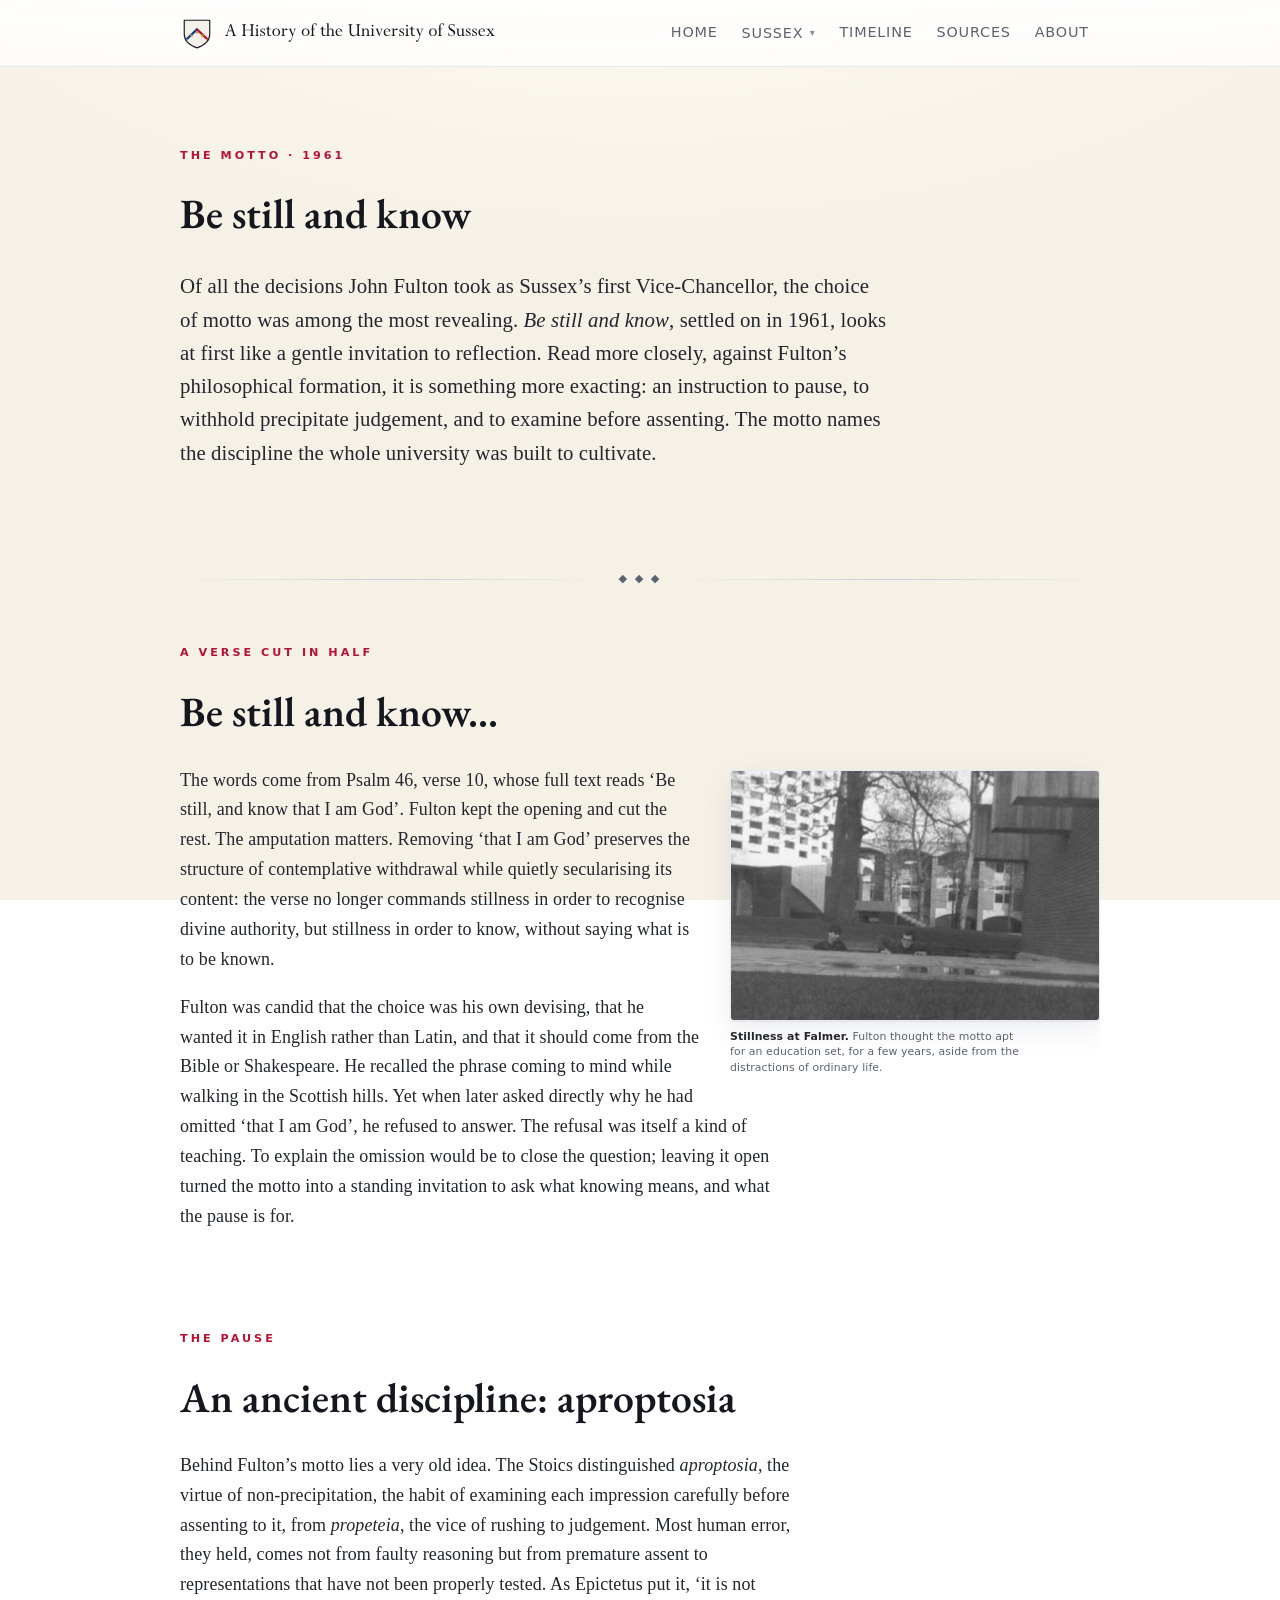
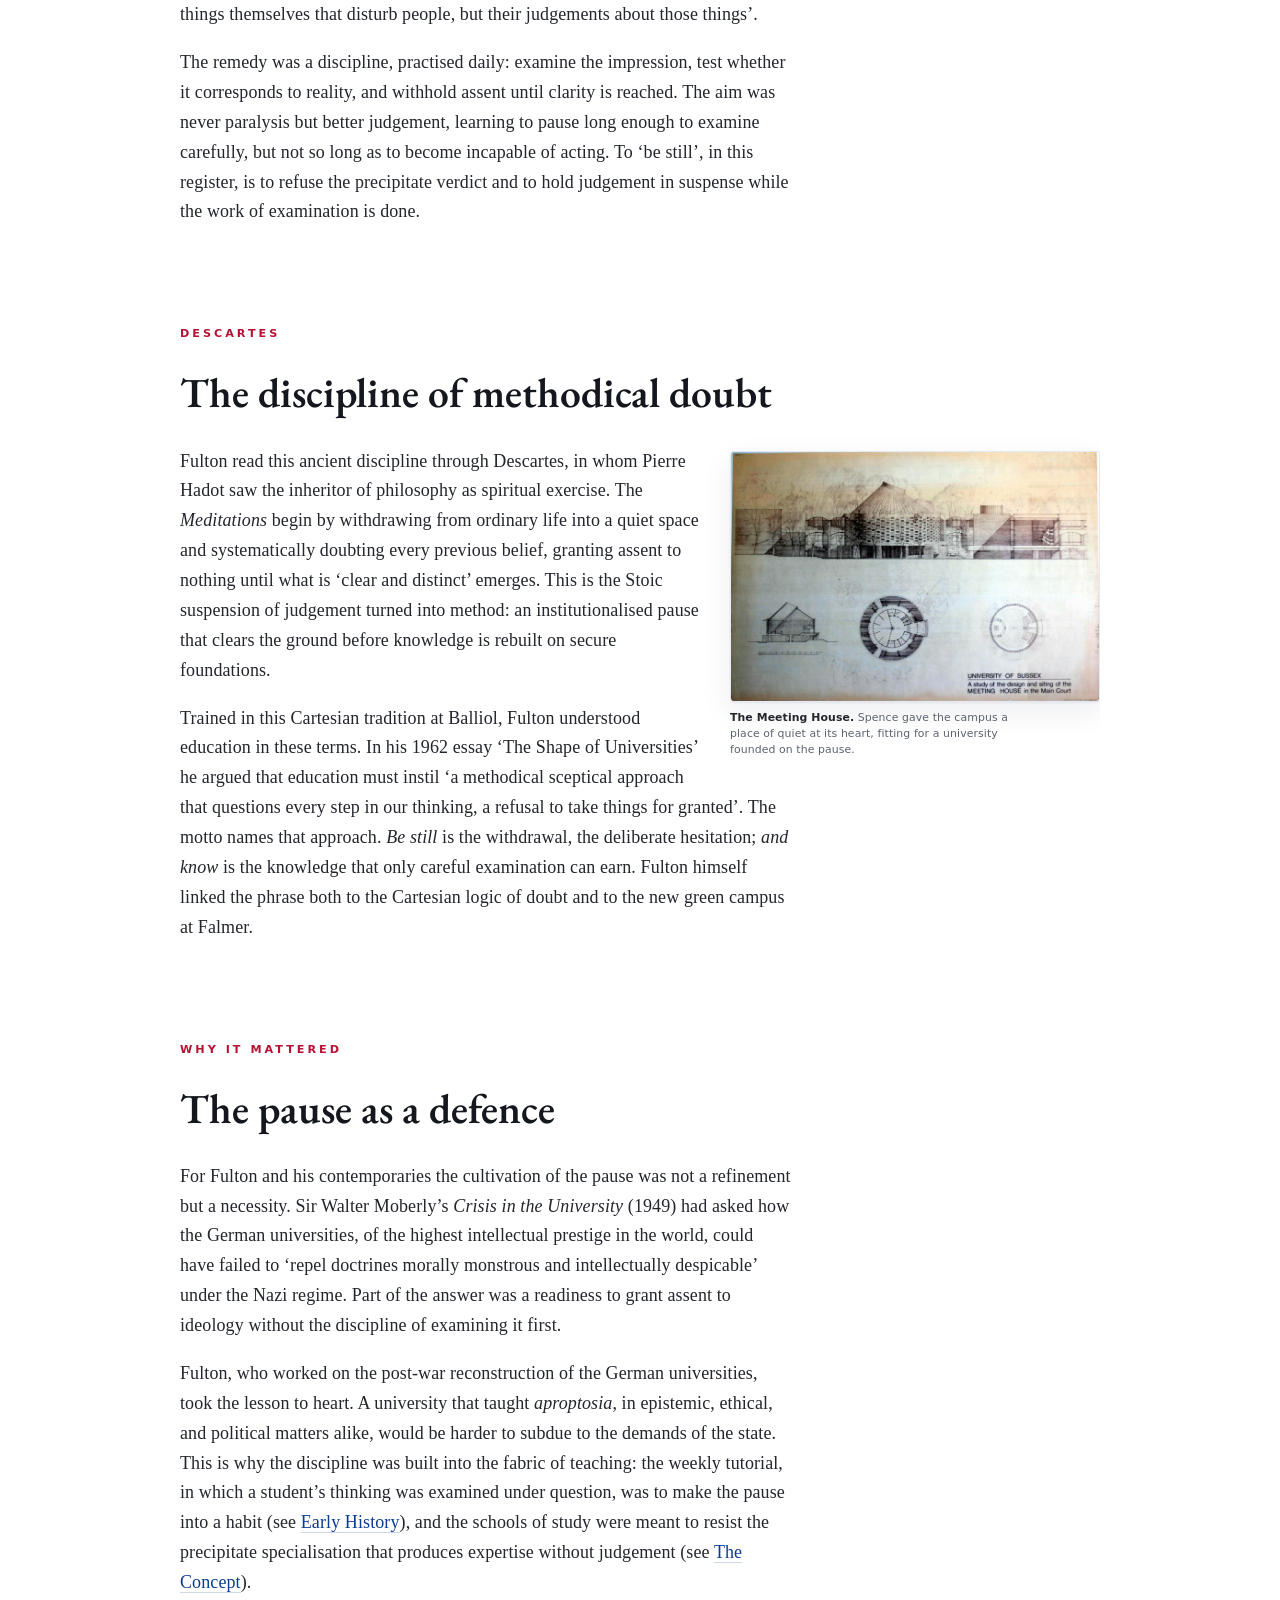
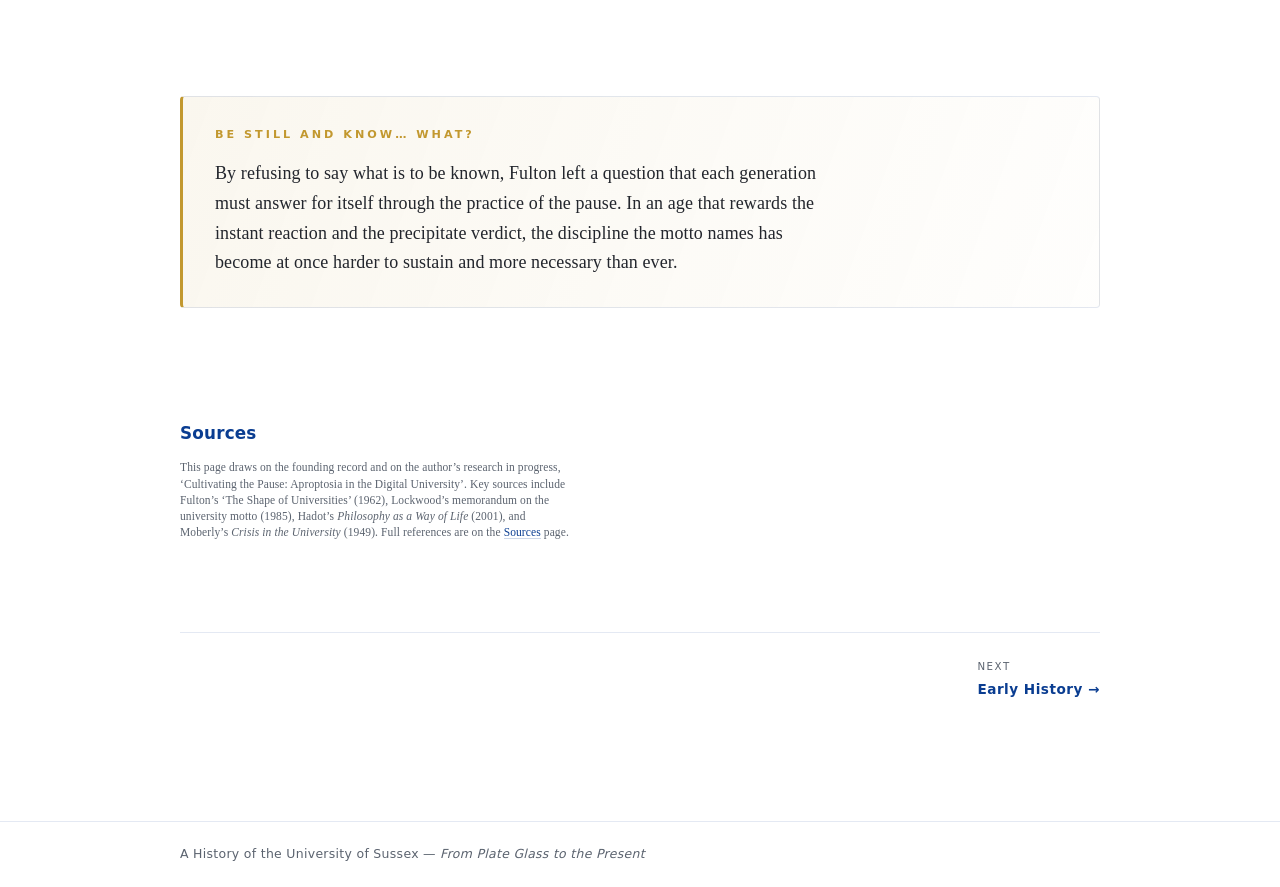
<file: motto.html>
<!DOCTYPE html>
<html lang="en">
<head>
  <meta charset="utf-8">
  <meta name="viewport" content="width=device-width, initial-scale=1">
  <title>The Motto · A History of the University of Sussex</title>
  <meta name="description" content="'Be still and know': the background to John Fulton's choice of motto for the University of Sussex — the truncated Psalm, Stoic aproptosia, and the Cartesian discipline of the pause.">
  <link rel="icon" type="image/svg+xml" href="assets/favicon.svg">
  <meta name="theme-color" content="#0a3d91">
  <meta property="og:image" content="https://history-of-universities.github.io/history-of-university-of-sussex/assets/brand/share-card.png?v=26">
  <meta property="og:image:width" content="1200">
  <meta property="og:image:height" content="630">
  <meta name="twitter:card" content="summary_large_image">
  <meta name="twitter:image" content="https://history-of-universities.github.io/history-of-university-of-sussex/assets/brand/share-card.png?v=26">
  <meta property="og:title" content="The Motto · A History of the University of Sussex">
  <meta property="og:description" content="&#x27;Be still and know&#x27;: the background to John Fulton&#x27;s choice of motto for the University of Sussex — the truncated Psalm, Stoic aproptosia, and the Cartesian discipline of the pause.">
  <meta property="og:type" content="website">
  <meta property="og:url" content="https://history-of-universities.github.io/history-of-university-of-sussex/motto.html">
  <link rel="stylesheet" href="assets/css/site.css?v=26">
  <script src="assets/nav.js?v=26" defer></script>
  <script src="assets/lightbox.js?v=26" defer></script>
</head>
<body>
  <a class="skip-link" href="#main-content">Skip to content</a>
  <header class="site-header">
    <div class="wrap">
      <a class="brand" href="./" aria-label="A History of the University of Sussex — home">
        <svg viewBox="0 0 32 32" aria-hidden="true">
          <path d="M4 4 H28 V17 C28 24 22 28 16 30 C10 28 4 24 4 17 Z" fill="#f3f1ea" stroke="#1a1c20" stroke-width="1.1"/>
          <clipPath id="bsh"><path d="M4 4 H28 V17 C28 24 22 28 16 30 C10 28 4 24 4 17 Z"/></clipPath>
          <g clip-path="url(#bsh)">
            <path d="M16 11 L4.5 22 L7.5 22 L16 14 Z" fill="#0a3d91"/>
            <path d="M16 11 L27.5 22 L24.5 22 L16 14 Z" fill="#b71234"/>
          </g>
          <g fill="#c2982f"><circle cx="11" cy="18.4" r="1.25"/><circle cx="16" cy="15.2" r="1.25"/><circle cx="21" cy="18.4" r="1.25"/></g>
        </svg>
        <span class="brand-block">
          <img class="brand-wordmark" src="assets/brand/wordmark.svg?v=26" alt="A History of the University of Sussex">
        </span>
      </a>
      <button class="nav-toggle" aria-label="Open menu" aria-expanded="false"><span class="bars" aria-hidden="true">&#9776;</span>&nbsp;Menu</button>
      <nav class="site-nav" id="site-nav">
        <a class="nav-top nav-direct" href="./">Home</a>
        <div class="nav-group">
          <button class="nav-top" type="button" aria-expanded="false">Sussex <span class="caret">&#9662;</span></button>
          <div class="nav-menu">
            <a href="founding.html">Founding</a>
            <a href="concept.html">The Concept</a>
            <a href="motto.html" aria-current="page">The Motto</a>
            <a href="early-history.html">Early History</a>
            <a href="campus.html">Campus</a>
            <a href="people.html">People</a>
            <a href="arms.html">The Arms</a>
          </div>
        </div>
        <a class="nav-top nav-direct" href="timeline.html">Timeline</a>
        <a class="nav-top nav-direct" href="bibliography.html">Sources</a>
        <a class="nav-top nav-direct" href="about.html">About</a>
      </nav>
    </div>
  </header>

  <main class="content" id="main-content">
    <div class="wrap">

      <section class="block lede">
        <span class="kicker">The motto · 1961</span>
        <h2>Be still and know</h2>
        <p>Of all the decisions John Fulton took as Sussex&rsquo;s first Vice-Chancellor, the choice of motto was among the most revealing. <em>Be still and know</em>, settled on in 1961, looks at first like a gentle invitation to reflection. Read more closely, against Fulton&rsquo;s philosophical formation, it is something more exacting: an instruction to pause, to withhold precipitate judgement, and to examine before assenting. The motto names the discipline the whole university was built to cultivate.</p>
      </section>

      <div class="rule" aria-hidden="true">◆ ◆ ◆</div>

      <section class="block">
        <span class="kicker">A verse cut in half</span>
        <h2>Be still and know...</h2>
        <figure class="fig fig-right">
          <img src="assets/images/web/falmer-house-moat.jpg" alt="The moat at Falmer House" width="1400" height="945" loading="lazy" decoding="async">
          <figcaption><b>Stillness at Falmer.</b> Fulton thought the motto apt for an education set, for a few years, aside from the distractions of ordinary life.</figcaption>
        </figure>
        <p>The words come from Psalm 46, verse 10, whose full text reads &lsquo;Be still, and know that I am God&rsquo;. Fulton kept the opening and cut the rest. The amputation matters. Removing &lsquo;that I am God&rsquo; preserves the structure of contemplative withdrawal while quietly secularising its content: the verse no longer commands stillness in order to recognise divine authority, but stillness in order to know, without saying what is to be known.</p>
        <p>Fulton was candid that the choice was his own devising, that he wanted it in English rather than Latin, and that it should come from the Bible or Shakespeare. He recalled the phrase coming to mind while walking in the Scottish hills. Yet when later asked directly why he had omitted &lsquo;that I am God&rsquo;, he refused to answer. The refusal was itself a kind of teaching. To explain the omission would be to close the question; leaving it open turned the motto into a standing invitation to ask what knowing means, and what the pause is for.</p>
      </section>

      <section class="block">
        <span class="kicker">The pause</span>
        <h2>An ancient discipline: aproptosia</h2>
        <p>Behind Fulton&rsquo;s motto lies a very old idea. The Stoics distinguished <em>aproptosia</em>, the virtue of non-precipitation, the habit of examining each impression carefully before assenting to it, from <em>propeteia</em>, the vice of rushing to judgement. Most human error, they held, comes not from faulty reasoning but from premature assent to representations that have not been properly tested. As Epictetus put it, &lsquo;it is not things themselves that disturb people, but their judgements about those things&rsquo;.</p>
        <p>The remedy was a discipline, practised daily: examine the impression, test whether it corresponds to reality, and withhold assent until clarity is reached. The aim was never paralysis but better judgement, learning to pause long enough to examine carefully, but not so long as to become incapable of acting. To &lsquo;be still&rsquo;, in this register, is to refuse the precipitate verdict and to hold judgement in suspense while the work of examination is done.</p>
      </section>

      <section class="block">
        <span class="kicker">Descartes</span>
        <h2>The discipline of methodical doubt</h2>
        <figure class="fig fig-right">
          <img src="assets/images/web/meeting-house.jpg" alt="The Meeting House at the University of Sussex" width="1600" height="1082" loading="lazy" decoding="async">
          <figcaption><b>The Meeting House.</b> Spence gave the campus a place of quiet at its heart, fitting for a university founded on the pause.</figcaption>
        </figure>
        <p>Fulton read this ancient discipline through Descartes, in whom Pierre Hadot saw the inheritor of philosophy as spiritual exercise. The <em>Meditations</em> begin by withdrawing from ordinary life into a quiet space and systematically doubting every previous belief, granting assent to nothing until what is &lsquo;clear and distinct&rsquo; emerges. This is the Stoic suspension of judgement turned into method: an institutionalised pause that clears the ground before knowledge is rebuilt on secure foundations.</p>
        <p>Trained in this Cartesian tradition at Balliol, Fulton understood education in these terms. In his 1962 essay &lsquo;The Shape of Universities&rsquo; he argued that education must instil &lsquo;a methodical sceptical approach that questions every step in our thinking, a refusal to take things for granted&rsquo;. The motto names that approach. <em>Be still</em> is the withdrawal, the deliberate hesitation; <em>and know</em> is the knowledge that only careful examination can earn. Fulton himself linked the phrase both to the Cartesian logic of doubt and to the new green campus at Falmer.</p>
      </section>

      <section class="block">
        <span class="kicker">Why it mattered</span>
        <h2>The pause as a defence</h2>
        <p>For Fulton and his contemporaries the cultivation of the pause was not a refinement but a necessity. Sir Walter Moberly&rsquo;s <em>Crisis in the University</em> (1949) had asked how the German universities, of the highest intellectual prestige in the world, could have failed to &lsquo;repel doctrines morally monstrous and intellectually despicable&rsquo; under the Nazi regime. Part of the answer was a readiness to grant assent to ideology without the discipline of examining it first.</p>
        <p>Fulton, who worked on the post-war reconstruction of the German universities, took the lesson to heart. A university that taught <em>aproptosia</em>, in epistemic, ethical, and political matters alike, would be harder to subdue to the demands of the state. This is why the discipline was built into the fabric of teaching: the weekly tutorial, in which a student&rsquo;s thinking was examined under question, was to make the pause into a habit (see <a href="early-history.html">Early History</a>), and the schools of study were meant to resist the precipitate specialisation that produces expertise without judgement (see <a href="concept.html">The Concept</a>).</p>
      </section>

      <section class="block">
        <div class="callout">
          <span class="kicker">Be still and know&hellip; what?</span>
          <p>By refusing to say what is to be known, Fulton left a question that each generation must answer for itself through the practice of the pause. In an age that rewards the instant reaction and the precipitate verdict, the discipline the motto names has become at once harder to sustain and more necessary than ever.</p>
        </div>
      </section>

      <section class="block reading">
        <h3>Sources</h3>
        <p>This page draws on the founding record and on the author&rsquo;s research in progress, &lsquo;Cultivating the Pause: Aproptosia in the Digital University&rsquo;. Key sources include Fulton&rsquo;s &lsquo;The Shape of Universities&rsquo; (1962), Lockwood&rsquo;s memorandum on the university motto (1985), Hadot&rsquo;s <em>Philosophy as a Way of Life</em> (2001), and Moberly&rsquo;s <em>Crisis in the University</em> (1949). Full references are on the <a href="bibliography.html">Sources</a> page.</p>
      </section>


      <nav class="chapter-nav"><a href="early-history.html"><span class="lbl">Next</span>Early History &rarr;</a></nav>

    </div>
  </main>

  <footer class="site-footer">
    <div class="wrap">
      <div>A History of the University of Sussex — <em>From Plate Glass to the Present</em></div>
    </div>
  </footer>
</body>
</html>
</file>
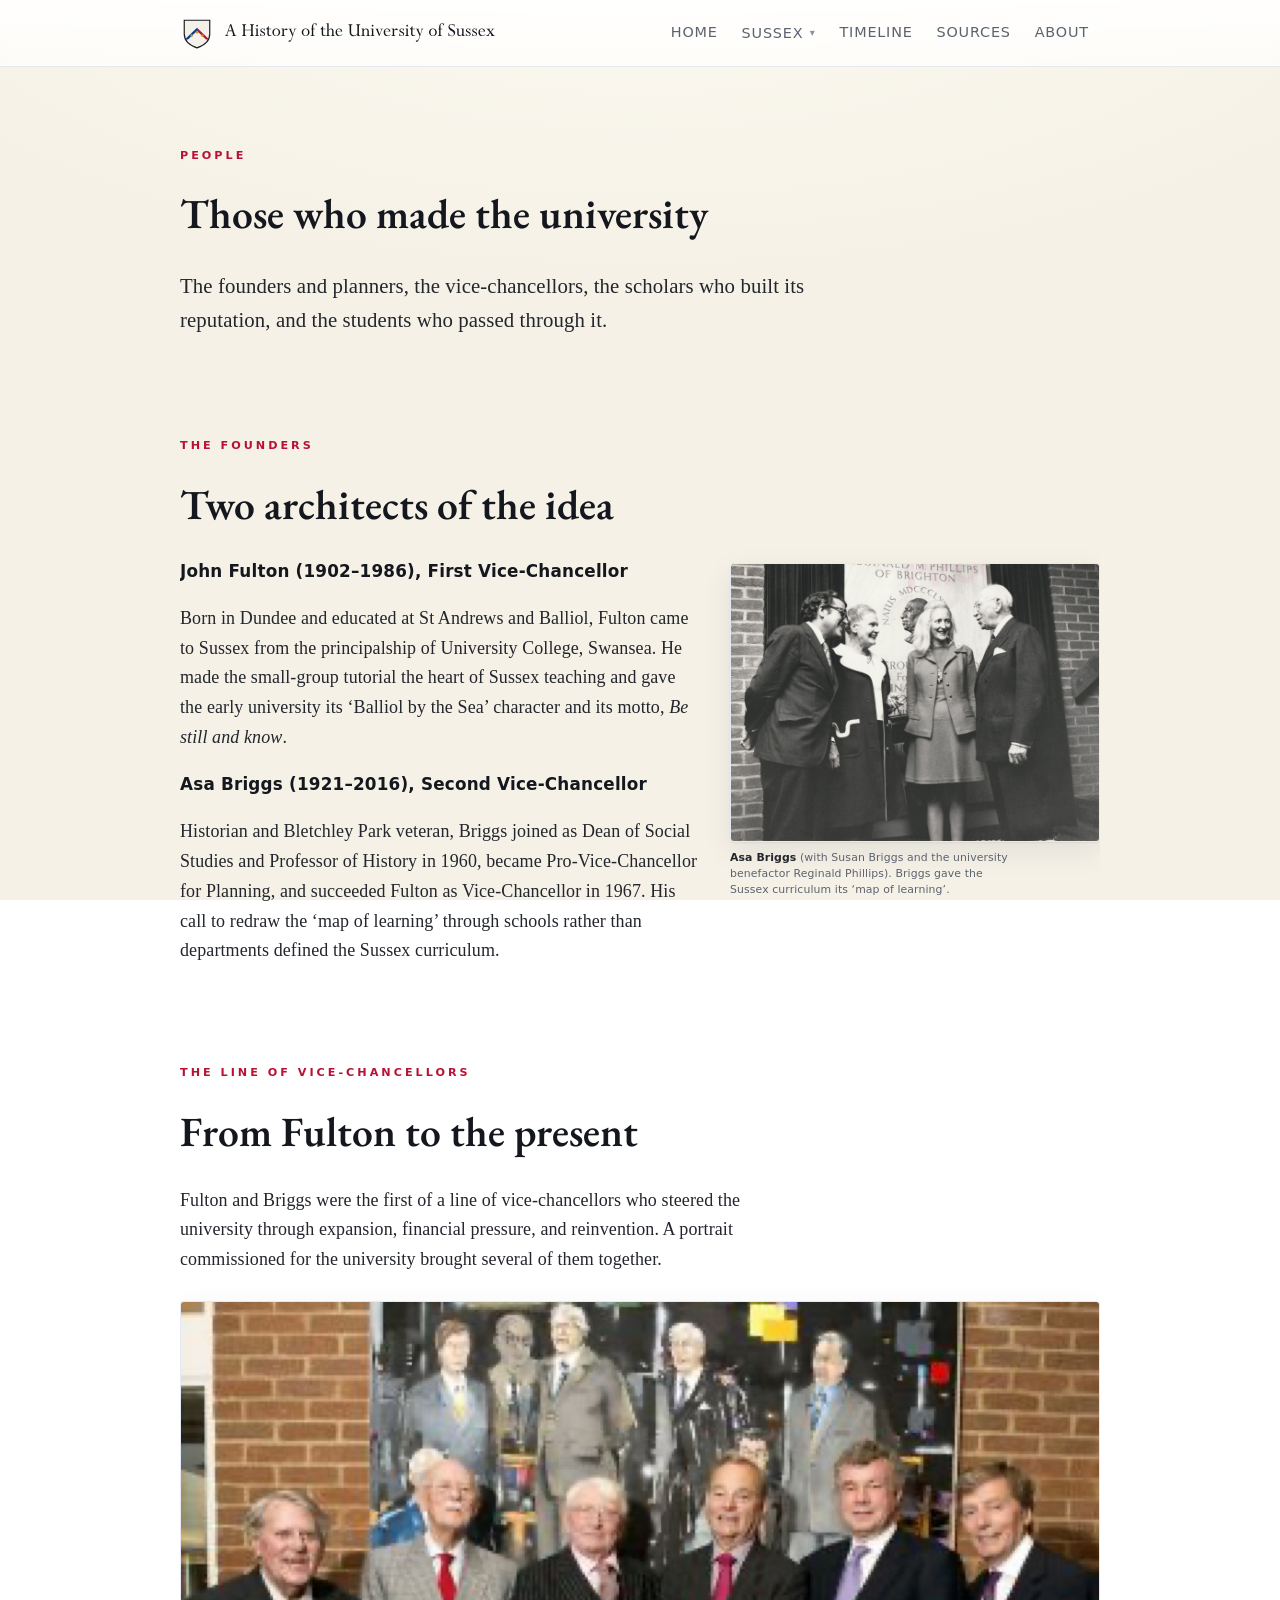
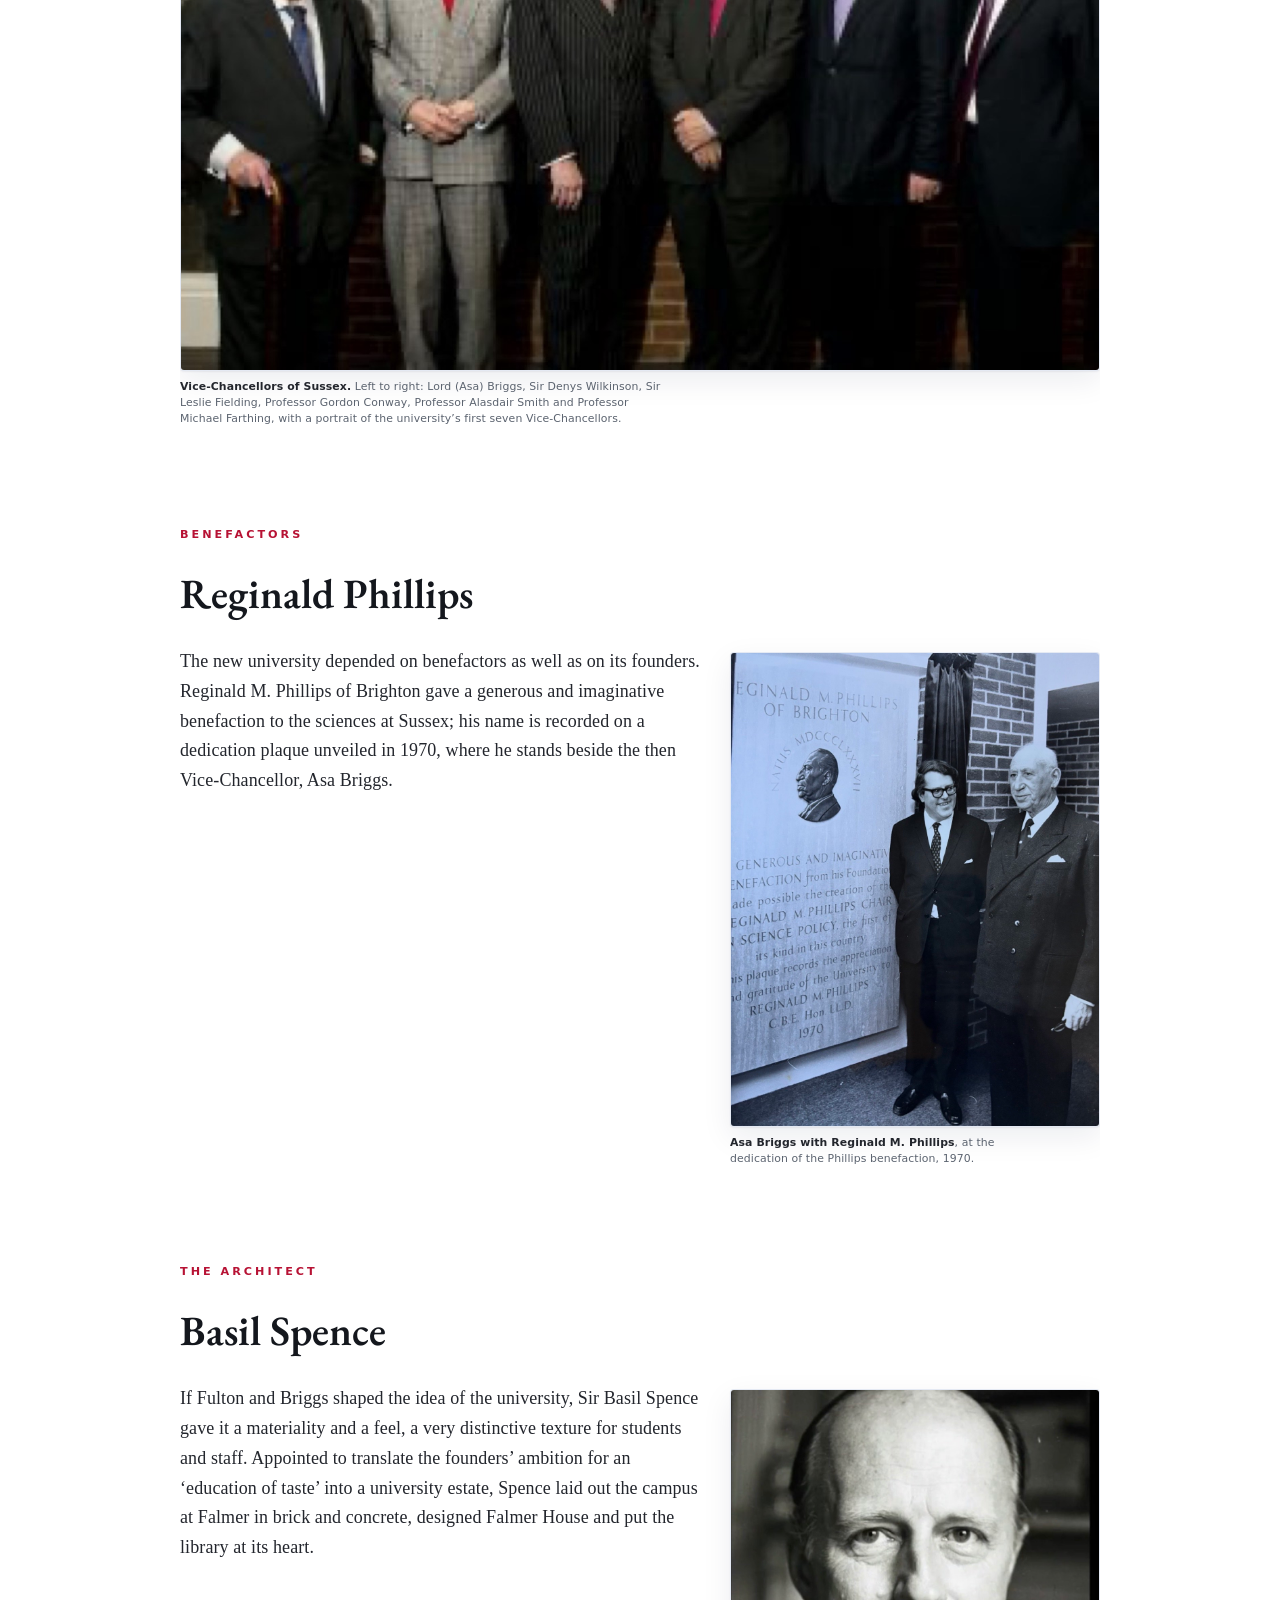
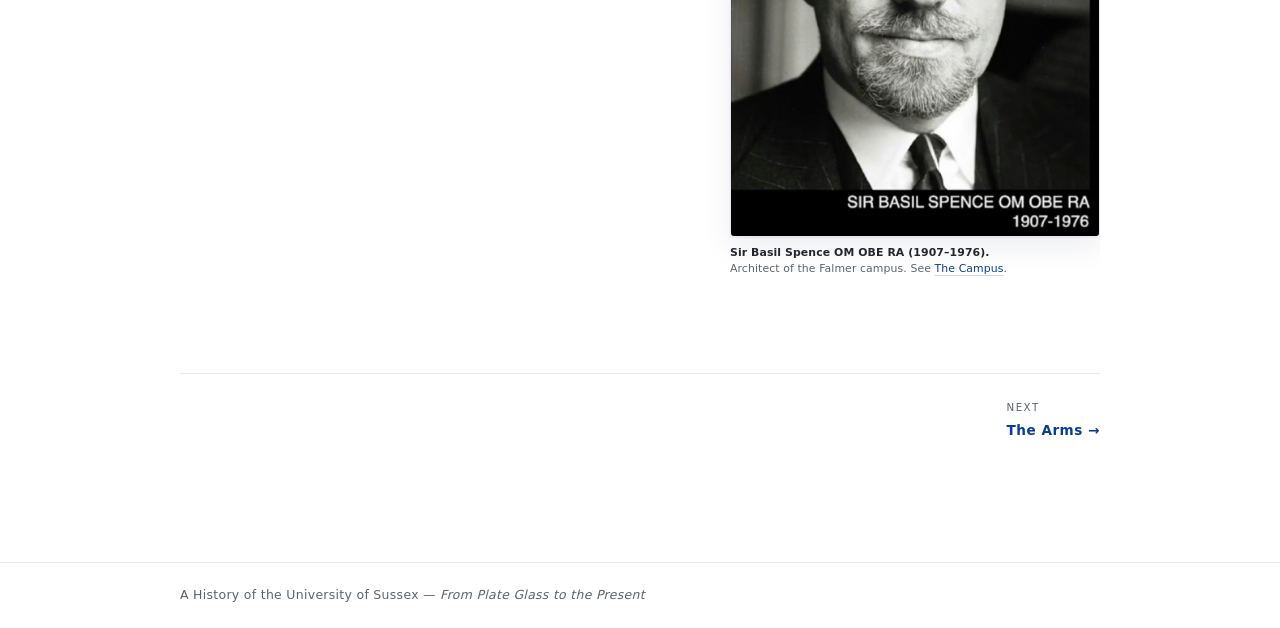
<file: people.html>
<!DOCTYPE html>
<html lang="en">
<head>
  <meta charset="utf-8">
  <meta name="viewport" content="width=device-width, initial-scale=1">
  <title>People · A History of the University of Sussex</title>
  <meta name="description" content="The people who shaped the University of Sussex: founders, vice-chancellors, scholars, and students.">
  <link rel="icon" type="image/svg+xml" href="assets/favicon.svg">
  <meta name="theme-color" content="#0a3d91">
  <meta property="og:image" content="https://history-of-universities.github.io/history-of-university-of-sussex/assets/brand/share-card.png?v=26">
  <meta property="og:image:width" content="1200">
  <meta property="og:image:height" content="630">
  <meta name="twitter:card" content="summary_large_image">
  <meta name="twitter:image" content="https://history-of-universities.github.io/history-of-university-of-sussex/assets/brand/share-card.png?v=26">
  <meta property="og:title" content="People · A History of the University of Sussex">
  <meta property="og:description" content="The people who shaped the University of Sussex: founders, vice-chancellors, scholars, and students.">
  <meta property="og:type" content="website">
  <meta property="og:url" content="https://history-of-universities.github.io/history-of-university-of-sussex/people.html">
  <link rel="stylesheet" href="assets/css/site.css?v=26">
  <script src="assets/nav.js?v=26" defer></script>
  <script src="assets/lightbox.js?v=26" defer></script>
</head>
<body>
  <a class="skip-link" href="#main-content">Skip to content</a>
  <header class="site-header">
    <div class="wrap">
      <a class="brand" href="./" aria-label="A History of the University of Sussex — home">
        <svg viewBox="0 0 32 32" aria-hidden="true">
          <path d="M4 4 H28 V17 C28 24 22 28 16 30 C10 28 4 24 4 17 Z" fill="#f3f1ea" stroke="#1a1c20" stroke-width="1.1"/>
          <clipPath id="bsh"><path d="M4 4 H28 V17 C28 24 22 28 16 30 C10 28 4 24 4 17 Z"/></clipPath>
          <g clip-path="url(#bsh)">
            <path d="M16 11 L4.5 22 L7.5 22 L16 14 Z" fill="#0a3d91"/>
            <path d="M16 11 L27.5 22 L24.5 22 L16 14 Z" fill="#b71234"/>
          </g>
          <g fill="#c2982f"><circle cx="11" cy="18.4" r="1.25"/><circle cx="16" cy="15.2" r="1.25"/><circle cx="21" cy="18.4" r="1.25"/></g>
        </svg>
        <span class="brand-block">
          <img class="brand-wordmark" src="assets/brand/wordmark.svg?v=26" alt="A History of the University of Sussex">
        </span>
      </a>
      <button class="nav-toggle" aria-label="Open menu" aria-expanded="false"><span class="bars" aria-hidden="true">&#9776;</span>&nbsp;Menu</button>
      <nav class="site-nav" id="site-nav">
        <a class="nav-top nav-direct" href="./">Home</a>
        <div class="nav-group">
          <button class="nav-top" type="button" aria-expanded="false">Sussex <span class="caret">&#9662;</span></button>
          <div class="nav-menu">
            <a href="founding.html">Founding</a>
            <a href="concept.html">The Concept</a>
            <a href="motto.html">The Motto</a>
            <a href="early-history.html">Early History</a>
            <a href="campus.html">Campus</a>
            <a href="people.html" aria-current="page">People</a>
            <a href="arms.html">The Arms</a>
          </div>
        </div>
        <a class="nav-top nav-direct" href="timeline.html">Timeline</a>
        <a class="nav-top nav-direct" href="bibliography.html">Sources</a>
        <a class="nav-top nav-direct" href="about.html">About</a>
      </nav>
    </div>
  </header>

  <main class="content" id="main-content">
    <div class="wrap">
      <section class="block lede">
        <span class="kicker">People</span>
        <h2>Those who made the university</h2>
        <p>The founders and planners, the vice-chancellors, the scholars who built its reputation, and the students who passed through it.</p>
      </section>

      <section class="block">
        <span class="kicker">The founders</span>
        <h2>Two architects of the idea</h2>
        <figure class="fig fig-right">
          <img src="assets/images/web/asa-briggs.jpg" alt="Asa Briggs with Susan Briggs and Reginald Phillips" width="1600" height="1208" loading="lazy" decoding="async">
          <figcaption><b>Asa Briggs</b> (with Susan Briggs and the university benefactor Reginald Phillips). Briggs gave the Sussex curriculum its &lsquo;map of learning&rsquo;.</figcaption>
        </figure>
        <h3>John Fulton (1902&ndash;1986), First Vice-Chancellor</h3>
        <p>Born in Dundee and educated at St Andrews and Balliol, Fulton came to Sussex from the principalship of University College, Swansea. He made the small-group tutorial the heart of Sussex teaching and gave the early university its &lsquo;Balliol by the Sea&rsquo; character and its motto, <em>Be still and know</em>.</p>
        <h3>Asa Briggs (1921&ndash;2016), Second Vice-Chancellor</h3>
        <p>Historian and Bletchley Park veteran, Briggs joined as Dean of Social Studies and Professor of History in 1960, became Pro-Vice-Chancellor for Planning, and succeeded Fulton as Vice-Chancellor in 1967. His call to redraw the &lsquo;map of learning&rsquo; through schools rather than departments defined the Sussex curriculum.</p>
      </section>

      <section class="block">
        <span class="kicker">The line of Vice-Chancellors</span>
        <h2>From Fulton to the present</h2>
        <p>Fulton and Briggs were the first of a line of vice-chancellors who steered the university through expansion, financial pressure, and reinvention. A portrait commissioned for the university brought several of them together.</p>
        <figure class="fig fig-wide">
          <img src="assets/images/web/seven-vcs.jpg" alt="Vice-Chancellors of the University of Sussex with a portrait of the first seven" width="1700" height="1238" loading="lazy" decoding="async">
          <figcaption><b>Vice-Chancellors of Sussex.</b> Left to right: Lord (Asa) Briggs, Sir Denys Wilkinson, Sir Leslie Fielding, Professor Gordon Conway, Professor Alasdair Smith and Professor Michael Farthing, with a portrait of the university&rsquo;s first seven Vice-Chancellors.</figcaption>
        </figure>
      </section>

      <section class="block">
        <span class="kicker">Benefactors</span>
        <h2>Reginald Phillips</h2>
        <figure class="fig fig-right">
          <img src="assets/images/web/briggs-phillips-1970.jpg" alt="Asa Briggs with Reginald M. Phillips at the dedication of his benefaction, 1970" width="1088" height="1400" loading="lazy" decoding="async">
          <figcaption><b>Asa Briggs with Reginald M. Phillips</b>, at the dedication of the Phillips benefaction, 1970.</figcaption>
        </figure>
        <p>The new university depended on benefactors as well as on its founders. Reginald M. Phillips of Brighton gave a generous and imaginative benefaction to the sciences at Sussex; his name is recorded on a dedication plaque unveiled in 1970, where he stands beside the then Vice-Chancellor, Asa Briggs.</p>
      </section>

      <section class="block">
        <span class="kicker">The architect</span>
        <h2>Basil Spence</h2>
        <figure class="fig fig-right">
          <img src="assets/images/web/basil-spence.jpg" alt="Sir Basil Spence, 1907–1976" width="907" height="1100" loading="lazy" decoding="async">
          <figcaption><b>Sir Basil Spence OM OBE RA (1907&ndash;1976).</b> Architect of the Falmer campus. See <a href="campus.html">The Campus</a>.</figcaption>
        </figure>
        <p>If Fulton and Briggs shaped the idea of the university, Sir Basil Spence gave it a materiality and a feel, a very distinctive texture for students and staff. Appointed to translate the founders&rsquo; ambition for an &lsquo;education of taste&rsquo; into a university estate, Spence laid out the campus at Falmer in brick and concrete, designed Falmer House and put the library at its heart.</p>
      </section>


      <nav class="chapter-nav"><a href="arms.html"><span class="lbl">Next</span>The Arms &rarr;</a></nav>

    </div>
  </main>

  <footer class="site-footer">
    <div class="wrap">
      <div>A History of the University of Sussex — <em>From Plate Glass to the Present</em></div>
    </div>
  </footer>
</body>
</html>
</file>
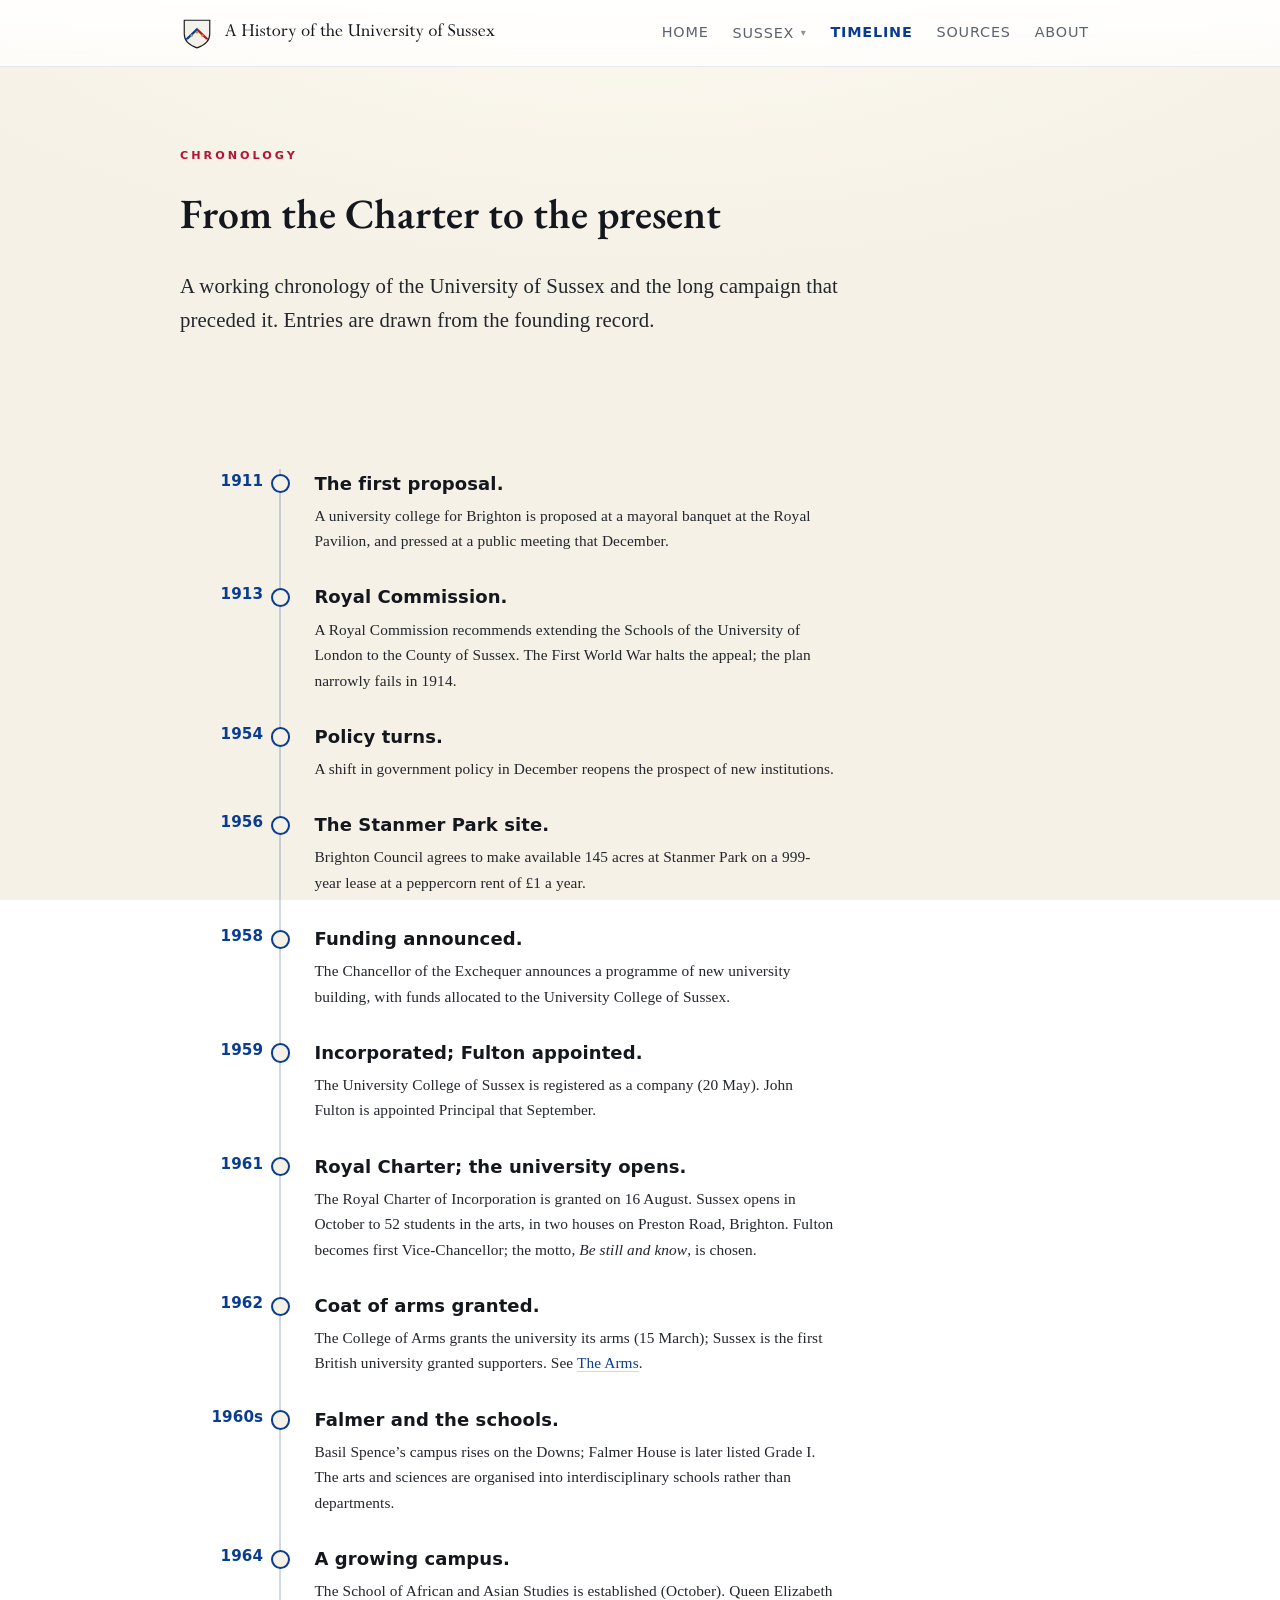
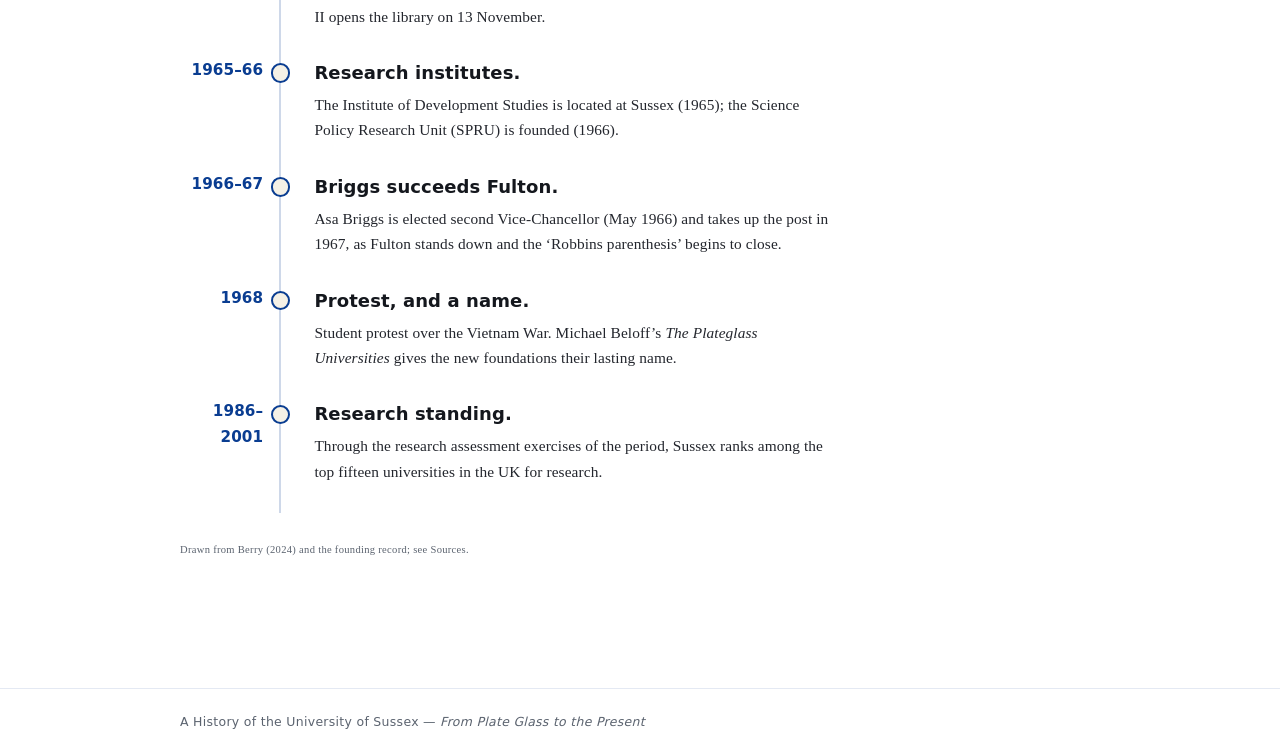
<file: timeline.html>
<!DOCTYPE html>
<html lang="en">
<head>
  <meta charset="utf-8">
  <meta name="viewport" content="width=device-width, initial-scale=1">
  <title>Timeline · A History of the University of Sussex</title>
  <meta name="description" content="A chronology of the University of Sussex, from the 1911 proposal and the 1961 Royal Charter to the present.">
  <link rel="icon" type="image/svg+xml" href="assets/favicon.svg">
  <meta name="theme-color" content="#0a3d91">
  <meta property="og:image" content="https://history-of-universities.github.io/history-of-university-of-sussex/assets/brand/share-card.png?v=26">
  <meta property="og:image:width" content="1200">
  <meta property="og:image:height" content="630">
  <meta name="twitter:card" content="summary_large_image">
  <meta name="twitter:image" content="https://history-of-universities.github.io/history-of-university-of-sussex/assets/brand/share-card.png?v=26">
  <meta property="og:title" content="Timeline · A History of the University of Sussex">
  <meta property="og:description" content="A chronology of the University of Sussex, from the 1911 proposal and the 1961 Royal Charter to the present.">
  <meta property="og:type" content="website">
  <meta property="og:url" content="https://history-of-universities.github.io/history-of-university-of-sussex/timeline.html">
  <link rel="stylesheet" href="assets/css/site.css?v=26">
  <script src="assets/nav.js?v=26" defer></script>
  <script src="assets/lightbox.js?v=26" defer></script>
</head>
<body>
  <a class="skip-link" href="#main-content">Skip to content</a>
  <header class="site-header">
    <div class="wrap">
      <a class="brand" href="./" aria-label="A History of the University of Sussex — home">
        <svg viewBox="0 0 32 32" aria-hidden="true">
          <path d="M4 4 H28 V17 C28 24 22 28 16 30 C10 28 4 24 4 17 Z" fill="#f3f1ea" stroke="#1a1c20" stroke-width="1.1"/>
          <clipPath id="bsh"><path d="M4 4 H28 V17 C28 24 22 28 16 30 C10 28 4 24 4 17 Z"/></clipPath>
          <g clip-path="url(#bsh)">
            <path d="M16 11 L4.5 22 L7.5 22 L16 14 Z" fill="#0a3d91"/>
            <path d="M16 11 L27.5 22 L24.5 22 L16 14 Z" fill="#b71234"/>
          </g>
          <g fill="#c2982f"><circle cx="11" cy="18.4" r="1.25"/><circle cx="16" cy="15.2" r="1.25"/><circle cx="21" cy="18.4" r="1.25"/></g>
        </svg>
        <span class="brand-block">
          <img class="brand-wordmark" src="assets/brand/wordmark.svg?v=26" alt="A History of the University of Sussex">
        </span>
      </a>
      <button class="nav-toggle" aria-label="Open menu" aria-expanded="false"><span class="bars" aria-hidden="true">&#9776;</span>&nbsp;Menu</button>
      <nav class="site-nav" id="site-nav">
        <a class="nav-top nav-direct" href="./">Home</a>
        <div class="nav-group">
          <button class="nav-top" type="button" aria-expanded="false">Sussex <span class="caret">&#9662;</span></button>
          <div class="nav-menu">
            <a href="founding.html">Founding</a>
            <a href="concept.html">The Concept</a>
            <a href="motto.html">The Motto</a>
            <a href="early-history.html">Early History</a>
            <a href="campus.html">Campus</a>
            <a href="people.html">People</a>
            <a href="arms.html">The Arms</a>
          </div>
        </div>
        <a class="nav-top nav-direct" href="timeline.html" aria-current="page">Timeline</a>
        <a class="nav-top nav-direct" href="bibliography.html">Sources</a>
        <a class="nav-top nav-direct" href="about.html">About</a>
      </nav>
    </div>
  </header>

  <main class="content" id="main-content">
    <div class="wrap">
      <section class="block lede">
        <span class="kicker">Chronology</span>
        <h2>From the Charter to the present</h2>
        <p>A working chronology of the University of Sussex and the long campaign that preceded it. Entries are drawn from the founding record.</p>
      </section>

      <section class="block">
        <ul class="timeline">
          <li><span class="yr">1911</span><div class="ev"><b>The first proposal.</b><p>A university college for Brighton is proposed at a mayoral banquet at the Royal Pavilion, and pressed at a public meeting that December.</p></div></li>
          <li><span class="yr">1913</span><div class="ev"><b>Royal Commission.</b><p>A Royal Commission recommends extending the Schools of the University of London to the County of Sussex. The First World War halts the appeal; the plan narrowly fails in 1914.</p></div></li>
          <li><span class="yr">1954</span><div class="ev"><b>Policy turns.</b><p>A shift in government policy in December reopens the prospect of new institutions.</p></div></li>
          <li><span class="yr">1956</span><div class="ev"><b>The Stanmer Park site.</b><p>Brighton Council agrees to make available 145 acres at Stanmer Park on a 999-year lease at a peppercorn rent of £1 a year.</p></div></li>
          <li><span class="yr">1958</span><div class="ev"><b>Funding announced.</b><p>The Chancellor of the Exchequer announces a programme of new university building, with funds allocated to the University College of Sussex.</p></div></li>
          <li><span class="yr">1959</span><div class="ev"><b>Incorporated; Fulton appointed.</b><p>The University College of Sussex is registered as a company (20 May). John Fulton is appointed Principal that September.</p></div></li>
          <li><span class="yr">1961</span><div class="ev"><b>Royal Charter; the university opens.</b><p>The Royal Charter of Incorporation is granted on 16 August. Sussex opens in October to 52 students in the arts, in two houses on Preston Road, Brighton. Fulton becomes first Vice-Chancellor; the motto, <em>Be still and know</em>, is chosen.</p></div></li>
          <li><span class="yr">1962</span><div class="ev"><b>Coat of arms granted.</b><p>The College of Arms grants the university its arms (15 March); Sussex is the first British university granted supporters. See <a href="arms.html">The Arms</a>.</p></div></li>
          <li><span class="yr">1960s</span><div class="ev"><b>Falmer and the schools.</b><p>Basil Spence&rsquo;s campus rises on the Downs; Falmer House is later listed Grade I. The arts and sciences are organised into interdisciplinary schools rather than departments.</p></div></li>
          <li><span class="yr">1964</span><div class="ev"><b>A growing campus.</b><p>The School of African and Asian Studies is established (October). Queen Elizabeth II opens the library on 13 November.</p></div></li>
          <li><span class="yr">1965&ndash;66</span><div class="ev"><b>Research institutes.</b><p>The Institute of Development Studies is located at Sussex (1965); the Science Policy Research Unit (SPRU) is founded (1966).</p></div></li>
          <li><span class="yr">1966&ndash;67</span><div class="ev"><b>Briggs succeeds Fulton.</b><p>Asa Briggs is elected second Vice-Chancellor (May 1966) and takes up the post in 1967, as Fulton stands down and the &lsquo;Robbins parenthesis&rsquo; begins to close.</p></div></li>
          <li><span class="yr">1968</span><div class="ev"><b>Protest, and a name.</b><p>Student protest over the Vietnam War. Michael Beloff&rsquo;s <em>The Plateglass Universities</em> gives the new foundations their lasting name.</p></div></li>
          <li><span class="yr">1986&ndash;2001</span><div class="ev"><b>Research standing.</b><p>Through the research assessment exercises of the period, Sussex ranks among the top fifteen universities in the UK for research.</p></div></li>        </ul>
        <p class="micro source-note">Drawn from Berry (2024) and the founding record; see <a href="bibliography.html">Sources</a>.</p>
      </section>
    </div>
  </main>

  <footer class="site-footer">
    <div class="wrap">
      <div>A History of the University of Sussex — <em>From Plate Glass to the Present</em></div>
    </div>
  </footer>
</body>
</html>
</file>
<file: assets/css/site.css>
/* ============================================================
   A History of the University of Sussex
   From Plate Glass to the Present
   ------------------------------------------------------------
   Aesthetic: plate glass. Basil Spence's Falmer campus seen in
   daylight — a glass curtain wall of tall panes and thin azure
   mullions, set in warm argent (silver-white). The branding is
   the founding heraldry of 1961-62: a chevron per pale AZURE and
   GULES on ARGENT, the martlets OR, the crowns and dolphin SABLE.
   ============================================================ */

@import url('https://fonts.googleapis.com/css2?family=EB+Garamond:ital,wght@0,500;0,600;0,700;1,500&display=swap');

:root {
  /* --- the founding heraldic palette (1961 Charter / 1962 arms) --- */
  --azure:      #0a3d91;         /* the blue of the chevron — primary */
  --azure-deep: #072a66;
  --azure-soft: rgba(10, 61, 145, 0.08);
  --gules:      #b71234;         /* the red of the chevron — accent */
  --or:         #c2982f;         /* the martlets, gold — highlight */
  --argent:     #f5f1e6;         /* the field, warm silver-white — page (warmed toward golden-hour) */
  --sable:      #1a1c20;         /* the crowns and dolphin, near-black — ink */

  /* --- secondary "period Sussex" palette, from the 1960s common-room photograph --- */
  --teal:       #2f5d59;         /* the petrol-teal curtains */
  --terracotta: #a85038;         /* the brick */
  --olive:      #6f7d3c;         /* the chairs */

  /* --- working surfaces --- */
  --bg:        var(--argent);
  --bg-2:      #ffffff;
  --glass:     rgba(255, 255, 255, 0.55);
  --panel:     rgba(255, 255, 255, 0.72);
  --line:      rgba(10, 61, 145, 0.20);
  --line-soft: rgba(10, 61, 145, 0.11);
  --ink:       #23262d;          /* body text */
  --ink-dim:   #5b636f;
  --bright:    #14171d;          /* headings */
  --beam:      var(--azure);     /* default link / accent */

  --shadow:    0 1px 2px rgba(10,25,60,0.06), 0 10px 30px rgba(10,25,60,0.08);
  --shadow-lift: 0 2px 6px rgba(10,25,60,0.10), 0 18px 44px rgba(10,25,60,0.14);

  --sans: "Helvetica Neue", "Univers", "Inter", system-ui, -apple-system, "Segoe UI", Arial, sans-serif;
  --serif: "Iowan Old Style", "Palatino Linotype", Palatino, Georgia, "Times New Roman", serif;
  --display: "EB Garamond", "Cormorant Garamond", "Perpetua", "Bembo", "Garamond", Georgia, "Times New Roman", serif;
  --mono: ui-monospace, "SF Mono", "JetBrains Mono", Menlo, Consolas, monospace;
  --wrap: 920px;
}

* { box-sizing: border-box; }
@media (prefers-reduced-motion: no-preference) {
  html { scroll-behavior: smooth; }
}

/* skip link */
.skip-link {
  position: absolute; left: -9999px; top: 0; z-index: 10001;
  background: var(--azure); color: #fff; padding: 0.8rem 1.2rem;
  font-family: var(--sans); font-size: 0.85rem; letter-spacing: 0.5px; border-radius: 0 0 4px 0;
}
.skip-link:focus { left: 0; }

body {
  margin: 0;
  background:
    /* faint daylight wash from the top */
    radial-gradient(ellipse 120% 70% at 50% -8%, #fdfaf2 0%, var(--argent) 55%) fixed;
  color: var(--ink);
  font-family: var(--serif);
  font-size: 18px;
  line-height: 1.66;
  letter-spacing: 0.1px;
  -webkit-font-smoothing: antialiased;
  text-rendering: optimizeLegibility;
  overflow-x: hidden;
}

.wrap { width: min(var(--wrap), 92vw); margin: 0 auto; }
section[id], [id]:target { scroll-margin-top: 92px; }

/* ---------- links ---------- */
a { color: var(--beam); text-decoration: none; }
a:hover { color: var(--gules); }
.content a { border-bottom: 1px solid var(--line); }
.content a:hover { border-bottom-color: var(--gules); }

/* ---------- header ---------- */
.site-header {
  position: sticky; top: 0; z-index: 8000;
  backdrop-filter: blur(8px) saturate(1.2);
  background: linear-gradient(to bottom, rgba(255,255,255,0.92), rgba(255,255,255,0.72));
  border-bottom: 1px solid var(--line-soft);
}
.site-header .wrap {
  display: flex; align-items: center; justify-content: space-between;
  padding: 12px 0; gap: 1rem; position: relative;
}
.brand { display: flex; align-items: center; gap: 0.7rem; border: 0; }
.brand svg { width: 34px; height: 34px; display: block; }
.brand-block { display: flex; flex-direction: column; align-items: flex-start; gap: 0.18rem; line-height: 1.1; }
.brand-name { font-family: var(--sans); font-weight: 700; font-size: 0.92rem; letter-spacing: 0.4px; color: var(--bright); }
.brand-wordmark { display: block; height: 19px; width: auto; }
.brand-tagline { font-family: var(--sans); font-size: 0.6rem; letter-spacing: 1.6px; color: var(--ink-dim); text-transform: uppercase; }
.nav-toggle {
  display: inline-flex; align-items: center; gap: 0.5rem;
  background: none; border: 1px solid var(--line); color: var(--azure);
  font-family: var(--sans); font-size: 0.7rem; letter-spacing: 1.5px; text-transform: uppercase;
  padding: 7px 13px; border-radius: 3px; cursor: pointer;
}
.nav-toggle:hover { border-color: var(--azure); background: var(--azure-soft); }
.nav-toggle .bars { font-size: 0.95rem; line-height: 1; }

/* ---------- nav: mobile-first hamburger panel with accordion groups ---------- */
.site-nav {
  position: absolute; top: calc(100% + 7px); right: 0;
  display: none; flex-direction: column;
  min-width: 220px; max-width: min(300px, 90vw); padding: 0.4rem 0;
  background: rgba(255,255,255,0.99); border: 1px solid var(--line); border-radius: 4px;
  box-shadow: var(--shadow-lift);
  font-family: var(--sans); font-size: 0.9rem; letter-spacing: 0.8px; text-transform: uppercase;
}
.site-nav.open { display: flex; }
.nav-group { position: static; display: flex; flex-direction: column; }
.nav-top {
  background: none; border: 0; cursor: pointer; text-align: left;
  font-family: var(--sans); font-size: 0.9rem; letter-spacing: 0.8px; text-transform: uppercase;
  color: var(--ink-dim); padding: 0.6rem 1.2rem; text-decoration: none;
  display: flex; align-items: center; justify-content: space-between; gap: 0.4rem; width: 100%;
}
.nav-top:hover, .nav-top:focus-visible { color: var(--azure); background: var(--azure-soft); outline: none; }
.nav-menu a[aria-current="page"], .nav-top.nav-direct[aria-current="page"] { color: var(--azure); font-weight: 700; }
.nav-top .caret { font-size: 0.7em; opacity: 0.7; transition: transform 0.15s ease; }
.nav-top[aria-expanded="true"] .caret { transform: rotate(180deg); }
.nav-menu { display: none; flex-direction: column; background: var(--azure-soft); }
.nav-menu.open { display: flex; }
.nav-menu a { color: var(--ink-dim); border: 0; padding: 0.5rem 1.2rem 0.5rem 2rem; text-decoration: none; }
.nav-menu a:hover { color: var(--azure); background: var(--azure-soft); }

/* ---------- nav: desktop horizontal bar with click dropdowns ---------- */
@media (min-width: 900px) {
  .nav-toggle { display: none; }
  .site-nav {
    position: static; display: flex; flex-direction: row; align-items: center; gap: 0.1rem;
    min-width: 0; max-width: none; padding: 0; background: none; border: 0; box-shadow: none;
  }
  .nav-group { position: relative; display: inline-block; }
  .nav-top { width: auto; justify-content: center; padding: 0.55rem 0.7rem; }
  .nav-menu {
    position: absolute; top: 100%; left: 0; margin-top: 0; min-width: 190px;
    background: rgba(255,255,255,0.99); border: 1px solid var(--line); border-radius: 4px;
    box-shadow: var(--shadow-lift); padding: 0.3rem 0; z-index: 9000;
  }
  .nav-group:focus-within .nav-menu, .nav-menu.open { display: flex; }
  .nav-menu a { padding: 0.5rem 1.1rem; white-space: nowrap; }
  .site-nav > .nav-group:last-of-type .nav-menu { left: auto; right: 0; }
}

/* ---------- hero: a 1964 photograph, slow Ken Burns, behind a plate-glass wash ---------- */
.hero {
  position: relative; min-height: 78vh; display: flex; align-items: flex-start;
  overflow: hidden; border-bottom: 1px solid var(--line-soft);
  background: #d8d6cd;
}
/* the photograph, on its own layer so it can drift and zoom (Ken Burns) */
.hero::before {
  content: ""; position: absolute; inset: 0; z-index: 0;
  background: url("../images/web/falmer-house-1967.jpg") center 40% / cover no-repeat;
  transform-origin: 62% 42%;
  animation: kenburns 34s ease-in-out infinite alternate;
  will-change: transform;
}
@keyframes kenburns {
  from { transform: scale(1.05) translate3d(0, 0, 0); }
  to   { transform: scale(1.18) translate3d(-2.4%, -1.8%, 0); }
}
@media (prefers-reduced-motion: reduce) {
  .hero::before { animation: none; transform: scale(1.05); }
}
/* argent wash (heavier left, so the headline stays readable), the diagonal
   glass streak, and the faint plate-glass mullions — all above the photo */
.hero::after {
  content: ""; position: absolute; inset: 0; z-index: 1; pointer-events: none;
  background:
    linear-gradient(102deg, rgba(245,241,230,0.95) 0%, rgba(245,241,230,0.80) 34%, rgba(245,241,230,0.40) 66%, rgba(201,138,60,0.22) 100%),
    linear-gradient(118deg, transparent 40%, rgba(255,255,255,0.35) 48%, rgba(255,255,255,0.0) 57%),
    repeating-linear-gradient(to bottom, transparent 0 7.5rem, var(--line-soft) 7.5rem 7.55rem),
    repeating-linear-gradient(to right, rgba(255,255,255,0.0) 0 6.5rem, var(--line-soft) 6.5rem 6.56rem);
}

/* ---------- figures: right-aligned, text flows around, click to zoom ---------- */
figure.fig { margin: 0.2rem 0 1.1rem; }
figure.fig img { display: block; width: 100%; height: auto; border-radius: 4px; border: 1px solid var(--line-soft); box-shadow: var(--shadow); cursor: zoom-in; transition: box-shadow 0.2s ease, transform 0.2s ease; background: #fff; }
figure.fig img:hover { box-shadow: var(--shadow-lift); }
figure.fig figcaption { font-family: var(--sans); font-size: 0.68rem; line-height: 1.45; color: var(--ink-dim); margin-top: 0.5rem; max-width: 42ch; }
figure.fig figcaption b { color: var(--ink); font-weight: 700; }
figure.fig-right { float: right; clear: right; width: min(370px, 46%); margin: 0.3rem 0 1rem 1.8rem; }
figure.fig-left  { float: left;  clear: left;  width: min(370px, 46%); margin: 0.3rem 1.8rem 1rem 0; }
figure.fig-wide  { width: 100%; margin: 1.6rem 0 1.2rem; }
figure.fig-wide figcaption { max-width: 70ch; }
section.block { overflow: hidden; }          /* contain floated figures per section */
@media (max-width: 620px) {
  figure.fig-right, figure.fig-left { float: none; width: 100%; margin: 1.2rem 0; }
}

/* ---------- gallery: grid of thumbnails, each opens in the lightbox ---------- */
.gallery { display: grid; grid-template-columns: repeat(auto-fill, minmax(160px, 1fr)); gap: 0.7rem; margin: 1.6rem 0 1.2rem; }
.gallery figure.fig { margin: 0; float: none; width: auto; }
.gallery figure.fig img { width: 100%; height: 100%; aspect-ratio: 4 / 3; object-fit: cover; }
.gallery figure.fig figcaption { font-size: 0.62rem; margin-top: 0.35rem; max-width: none; }
@media (max-width: 480px) { .gallery { grid-template-columns: repeat(auto-fill, minmax(130px, 1fr)); } }

/* ---------- lightbox modal ---------- */
.lb-overlay {
  position: fixed; inset: 0; z-index: 10000; display: flex; flex-direction: column;
  align-items: center; justify-content: center; gap: 1rem; padding: 4vh 4vw;
  background: rgba(12, 18, 34, 0.92); backdrop-filter: blur(4px);
  opacity: 0; visibility: hidden; transition: opacity 0.22s ease, visibility 0.22s ease;
}
.lb-overlay.open { opacity: 1; visibility: visible; }
.lb-overlay img { max-width: 94vw; max-height: 82vh; width: auto; height: auto; border-radius: 4px; box-shadow: 0 24px 70px rgba(0,0,0,0.6); cursor: zoom-out; }
.lb-overlay .lb-cap { font-family: var(--sans); font-size: 0.8rem; color: #e7eaf0; max-width: 70ch; text-align: center; line-height: 1.5; }
.lb-overlay .lb-cap b { color: #fff; }
.lb-close { position: fixed; top: 1.1rem; right: 1.3rem; width: 2.4rem; height: 2.4rem; border-radius: 50%; border: 1px solid rgba(255,255,255,0.4); background: rgba(0,0,0,0.3); color: #fff; font-size: 1.3rem; line-height: 1; cursor: pointer; display: flex; align-items: center; justify-content: center; }
.lb-close:hover { background: rgba(255,255,255,0.15); }
.hero-inner { position: relative; z-index: 2; padding: 6rem 0; }
.boot { font-family: var(--sans); font-size: 0.74rem; letter-spacing: 3px; color: var(--azure); text-transform: uppercase; margin-bottom: 6rem; }

/* the hero title is set as Perpetua outlines (assets/brand/), so it needs no web font.
   Each SVG carries the font's ascender/descender space, so a negative gap tightens the lines. */
.hero h1 { margin: 0 0 0.1em; display: flex; flex-direction: column; align-items: flex-start; gap: 0.16em; }
/* SVGs are cropped tight to the ink, so this height maps to the cap height and the lines sit flush-left */
.hero h1 .ht-line { display: block; width: auto; height: clamp(2.1rem, 6.8vw, 3.9rem); }
.vh { position: absolute; width: 1px; height: 1px; padding: 0; margin: -1px; overflow: hidden; clip: rect(0 0 0 0); white-space: nowrap; border: 0; }
.hero h1 .em { color: var(--azure); }
.hero .sub { font-family: var(--sans); font-size: clamp(0.85rem, 2.2vw, 1.05rem); letter-spacing: 2px; color: var(--gules); margin-top: 0.8rem; text-transform: uppercase; font-weight: 600; }
.hero .tagline { max-width: 46ch; margin-top: 1.4rem; font-size: 1.1rem; color: var(--ink); }
.hero-actions { margin-top: 2.2rem; display: flex; gap: 1rem; flex-wrap: wrap; }

/* ---------- buttons ---------- */
.btn {
  font-family: var(--sans); font-size: 0.8rem; letter-spacing: 1.4px; text-transform: uppercase; font-weight: 600;
  padding: 0.8rem 1.5rem; border: 1px solid var(--azure); color: #fff;
  background: var(--azure); border-radius: 2px; transition: all 0.18s ease;
}
.btn:hover { background: var(--azure-deep); color: #fff; box-shadow: var(--shadow); }
.btn.ghost { border-color: var(--line); color: var(--azure); background: rgba(255,255,255,0.6); }
.btn.ghost:hover { border-color: var(--azure); color: var(--azure-deep); background: #fff; box-shadow: none; }

/* ---------- content ---------- */
.content { padding: 5rem 0; }
section.block { margin: 0 auto 5rem; }
section.block:last-child { margin-bottom: 0; }

.kicker { font-family: var(--sans); font-weight: 700; font-size: 0.7rem; letter-spacing: 3px; text-transform: uppercase; color: var(--gules); margin-bottom: 0.9rem; display: block; }

h2 { font-family: var(--display); font-weight: 600; font-size: clamp(1.8rem, 4.4vw, 2.6rem); color: var(--bright); letter-spacing: 0; margin: 0 0 1.2rem; }
h3 { font-family: var(--sans); font-weight: 700; font-size: 1.05rem; color: var(--bright); letter-spacing: 0.2px; margin: 0 0 0.5rem; }
.lede p { font-size: 1.3rem; line-height: 1.6; color: var(--ink); max-width: 60ch; }
.content p { max-width: 68ch; }
.content p + p { margin-top: 1.1rem; }

/* a rule with a small chevron motif */
.rule { display: flex; align-items: center; gap: 1rem; margin: 3.5rem 0; color: var(--ink-dim); font-family: var(--sans); font-size: 0.7rem; letter-spacing: 2px; }
.rule::before, .rule::after { content: ""; height: 1px; flex: 1; background: linear-gradient(to right, transparent, var(--line), transparent); }

/* card grid */
.grid { display: grid; grid-template-columns: repeat(auto-fit, minmax(230px, 1fr)); gap: 1.1rem; margin-top: 1.5rem; }
.card {
  border: 1px solid var(--line-soft); background: var(--panel);
  padding: 1.4rem; border-radius: 4px; transition: border-color 0.2s ease, box-shadow 0.2s ease, transform 0.2s ease;
  position: relative; box-shadow: var(--shadow);
}
.card:hover { border-color: var(--azure); box-shadow: var(--shadow-lift); transform: translateY(-2px); }
.card .obj { font-family: var(--sans); font-size: 0.66rem; letter-spacing: 1.5px; text-transform: uppercase; color: var(--ink-dim); margin: 0 0 0.6rem; }
.card p { font-size: 0.95rem; color: var(--ink); margin: 0; max-width: none; }
.card h3 a { border: 0; }

/* a coloured tick on cards keyed to the heraldic palette */
.card.az { border-top: 3px solid var(--azure); }
.card.gu { border-top: 3px solid var(--gules); }
.card.or { border-top: 3px solid var(--or); }
.card.sa { border-top: 3px solid var(--sable); }
.card.te { border-top: 3px solid var(--teal); }
.card.tc { border-top: 3px solid var(--terracotta); }

/* contents: an editorial index (replaces the home card grid), each entry
   carrying a coloured spine from the heraldic / period palette */
.contents { list-style: none; padding: 0; margin: 1.9rem 0 0; }
.contents li {
  display: grid; grid-template-columns: 8.5rem 1fr; gap: 0.25rem 1.9rem; align-items: baseline;
  padding: 1.25rem 0 1.25rem 1.1rem; border-bottom: 1px solid var(--line-soft); border-left: 3px solid transparent;
}
.contents li:last-child { border-bottom: 0; }
.contents .yr { font-family: var(--sans); font-size: 0.66rem; letter-spacing: 1.6px; text-transform: uppercase; color: var(--ink-dim); }
.contents h3 { font-family: var(--display); font-weight: 600; font-size: 1.42rem; letter-spacing: 0; margin: 0 0 0.25rem; }
.contents h3 a { border: 0; color: var(--bright); }
.contents h3 a:hover { color: var(--gules); }
.contents p { margin: 0; font-size: 1.02rem; color: var(--ink); max-width: 62ch; }
.contents li.az { border-left-color: var(--azure); }
.contents li.gu { border-left-color: var(--gules); }
.contents li.or { border-left-color: var(--or); }
.contents li.te { border-left-color: var(--teal); }
.contents li.tc { border-left-color: var(--terracotta); }
.contents li.sa { border-left-color: var(--sable); }
@media (max-width: 600px) { .contents li { grid-template-columns: 1fr; padding-left: 0.9rem; } }

/* small folded-in utilities (were inline styles) */
.more { margin-top: 1.6rem; }
.source-note { margin-top: 1.8rem; }
.gallery-head { margin-top: 2rem; }
.bib .callout { margin-bottom: 2rem; }
.callout .ref { margin: 0; }
.callout .ref + .ref { margin-top: 0.6rem; }

/* tinctures list (Arms page) */
.tinctures { margin: 1.5rem 0 0; }
.tinctures dt { font-family: var(--sans); font-weight: 700; font-size: 0.95rem; color: var(--bright); margin-top: 1rem; }
.tinctures dt:first-child { margin-top: 0; }
.tinctures dd { margin: 0.3rem 0 0; font-size: 0.98rem; color: var(--ink); max-width: 62ch; }

/* arms: the blazon lockup and shield */
.blazon-grid { display: grid; grid-template-columns: 0.7fr 1.3fr; gap: 2.5rem; align-items: center; }
.blazon-grid .pull { margin-top: 0.6rem; }
.arms-shield { width: 100%; max-width: 240px; height: auto; filter: drop-shadow(0 8px 24px rgba(10,25,60,0.18)); }
@media (max-width: 640px) { .blazon-grid { grid-template-columns: 1fr; } }

/* method list */
.method { list-style: none; padding: 0; margin: 1.5rem 0 0; display: grid; gap: 1rem; }
.method li { padding-left: 2.4rem; position: relative; }
.method li::before { content: attr(data-n); position: absolute; left: 0; top: 0; font-family: var(--sans); font-size: 0.8rem; font-weight: 700; color: var(--azure); border: 1px solid var(--line); border-radius: 50%; width: 1.7rem; height: 1.7rem; display: flex; align-items: center; justify-content: center; }
.method b { color: var(--bright); font-family: var(--sans); font-weight: 700; font-size: 0.95rem; }

/* CTA */
.cta { border: 1px solid var(--line-soft); background: linear-gradient(135deg, rgba(10,61,145,0.06), rgba(10,61,145,0.01)); padding: 2.6rem; border-radius: 4px; text-align: center; box-shadow: var(--shadow); }
.cta h2 { margin-bottom: 0.6rem; }
.cta p { margin: 0 auto 1.6rem; }

/* timeline */
.timeline { list-style: none; padding: 0; margin: 2rem 0 0; position: relative; }
.timeline::before { content: ""; position: absolute; left: 6.2rem; top: 0; bottom: 0; width: 2px; background: var(--line); }
.timeline li { position: relative; padding: 0 0 1.8rem 8.4rem; }
.timeline .yr { position: absolute; left: 0; top: 0; width: 5.2rem; text-align: right; font-family: var(--sans); font-weight: 700; font-size: 0.95rem; color: var(--azure); }
.timeline li::before { content: ""; position: absolute; left: 5.7rem; top: 0.35rem; width: 0.95rem; height: 0.95rem; border-radius: 50%; background: var(--bg); border: 2px solid var(--azure); }
.timeline .ev b { font-family: var(--sans); color: var(--bright); }
.timeline p { margin: 0.2rem 0 0; font-size: 0.96rem; }

/* pull quote */
.pull { border-left: 3px solid var(--gules); padding: 0.4rem 0 0.4rem 1.4rem; margin: 1.8rem 0; font-family: var(--serif); font-size: 1.2rem; font-style: italic; color: var(--bright); max-width: 60ch; }
.pull cite { display: block; font-family: var(--sans); font-style: normal; font-size: 0.72rem; letter-spacing: 1px; color: var(--ink-dim); margin-top: 0.7rem; text-transform: uppercase; }

/* stat strip */
.stat-strip { display: flex; flex-wrap: wrap; gap: 0; margin-top: 1.6rem; border: 1px solid var(--line-soft); border-radius: 4px; overflow: hidden; box-shadow: var(--shadow); }
.stat { flex: 1 1 140px; padding: 1.1rem 1.2rem; border-right: 1px solid var(--line-soft); background: var(--bg-2); }
.stat:last-child { border-right: 0; }
.stat .n { font-family: var(--sans); font-weight: 800; font-size: 1.6rem; color: var(--azure); line-height: 1.1; }
.stat .l { font-family: var(--sans); font-size: 0.64rem; letter-spacing: 1.5px; text-transform: uppercase; color: var(--ink-dim); margin-top: 0.4rem; }

/* callout */
.callout { border: 1px solid var(--line-soft); border-left: 3px solid var(--or); background: linear-gradient(110deg, rgba(194,152,47,0.08), rgba(194,152,47,0.01)); padding: 1.8rem 2rem; border-radius: 4px; }
.callout .kicker { color: var(--or); }
.callout p { margin: 0; }
.callout p + p { margin-top: 0.8rem; }

/* further reading */
.reading ul { list-style: none; padding: 0; margin: 1rem 0 2rem; }
.reading li { padding: 0.55rem 0; border-bottom: 1px solid var(--line-soft); }
.reading li::before { content: "› "; color: var(--azure); font-family: var(--sans); }
.reading h3 { margin-top: 2rem; color: var(--azure); }
.reading p, .reading li { font-size: 0.72rem; line-height: 1.4; color: var(--ink-dim); }

/* inline link rows */
.links { list-style: none; padding: 0; margin: 1.4rem 0 0; display: grid; gap: 0.65rem; }
.links li { padding-left: 1.3rem; position: relative; }
.links li::before { content: "→"; position: absolute; left: 0; color: var(--azure); font-family: var(--sans); }
.links .meta { color: var(--ink-dim); font-size: 0.9rem; }

/* contacts */
.contacts { display: grid; grid-template-columns: 1fr 1fr; gap: 1.1rem; margin-top: 1.5rem; }
.contact { border: 1px solid var(--line-soft); padding: 1.3rem 1.4rem; border-radius: 4px; background: var(--panel); box-shadow: var(--shadow); }
.contact .role { font-family: var(--sans); font-size: 0.64rem; letter-spacing: 1.5px; text-transform: uppercase; color: var(--ink-dim); }
.contact .name { font-family: var(--sans); font-weight: 700; color: var(--bright); font-size: 1.02rem; margin: 0.3rem 0; }
.contact .aff { font-size: 0.9rem; color: var(--ink); }
.contact a { font-family: var(--sans); font-size: 0.82rem; }
@media (max-width: 620px) { .contacts { grid-template-columns: 1fr; } }

/* bibliography */
.bib .ref { font-family: var(--serif); font-size: 0.96rem; line-height: 1.5; padding-left: 1.7rem; text-indent: -1.7rem; margin: 0 0 0.75rem; max-width: 74ch; color: var(--ink); }
.bib h3 { margin-top: 2.2rem; color: var(--azure); }
.bib .ref a { border-bottom: 1px solid var(--line-soft); word-break: break-word; }
.bib .ref a:hover { border-bottom-color: var(--gules); }

/* chapter nav: next/previous link between the narrative pages */
.chapter-nav { display: flex; justify-content: flex-end; margin-top: 3.5rem; padding-top: 1.6rem; border-top: 1px solid var(--line-soft); }
.chapter-nav a { font-family: var(--sans); font-size: 0.85rem; font-weight: 700; letter-spacing: 0.5px; border: 0; color: var(--azure); }
.chapter-nav a:hover { color: var(--gules); }
.chapter-nav .lbl { display: block; font-size: 0.64rem; font-weight: 400; letter-spacing: 1.5px; text-transform: uppercase; color: var(--ink-dim); margin-bottom: 0.2rem; }

/* footer */
.site-footer { border-top: 1px solid var(--line-soft); padding: 1.4rem 0; margin-top: 2.5rem; font-family: var(--sans); font-size: 0.78rem; color: var(--ink-dim); letter-spacing: 0.3px; }
.site-footer .wrap { display: flex; flex-direction: column; gap: 0.35rem; }
.site-footer a { color: var(--ink-dim); border: 0; }
.site-footer a:hover { color: var(--azure); }

.micro { font-size: 0.66rem; color: var(--ink-dim); letter-spacing: 0.3px; line-height: 1.5; }
.micro a { color: var(--ink-dim); border: 0; }
.micro a:hover { color: var(--azure); }

@media (max-width: 620px) {
  .brand-tagline { display: none; }
  .brand-wordmark { height: 16px; }
  .content { padding: 3rem 0; }
  .timeline::before { left: 0.45rem; }
  .timeline li { padding-left: 2rem; }
  .timeline .yr { position: static; width: auto; text-align: left; display: block; margin-bottom: 0.2rem; }
  .timeline li::before { left: 0; }
}
</file>
